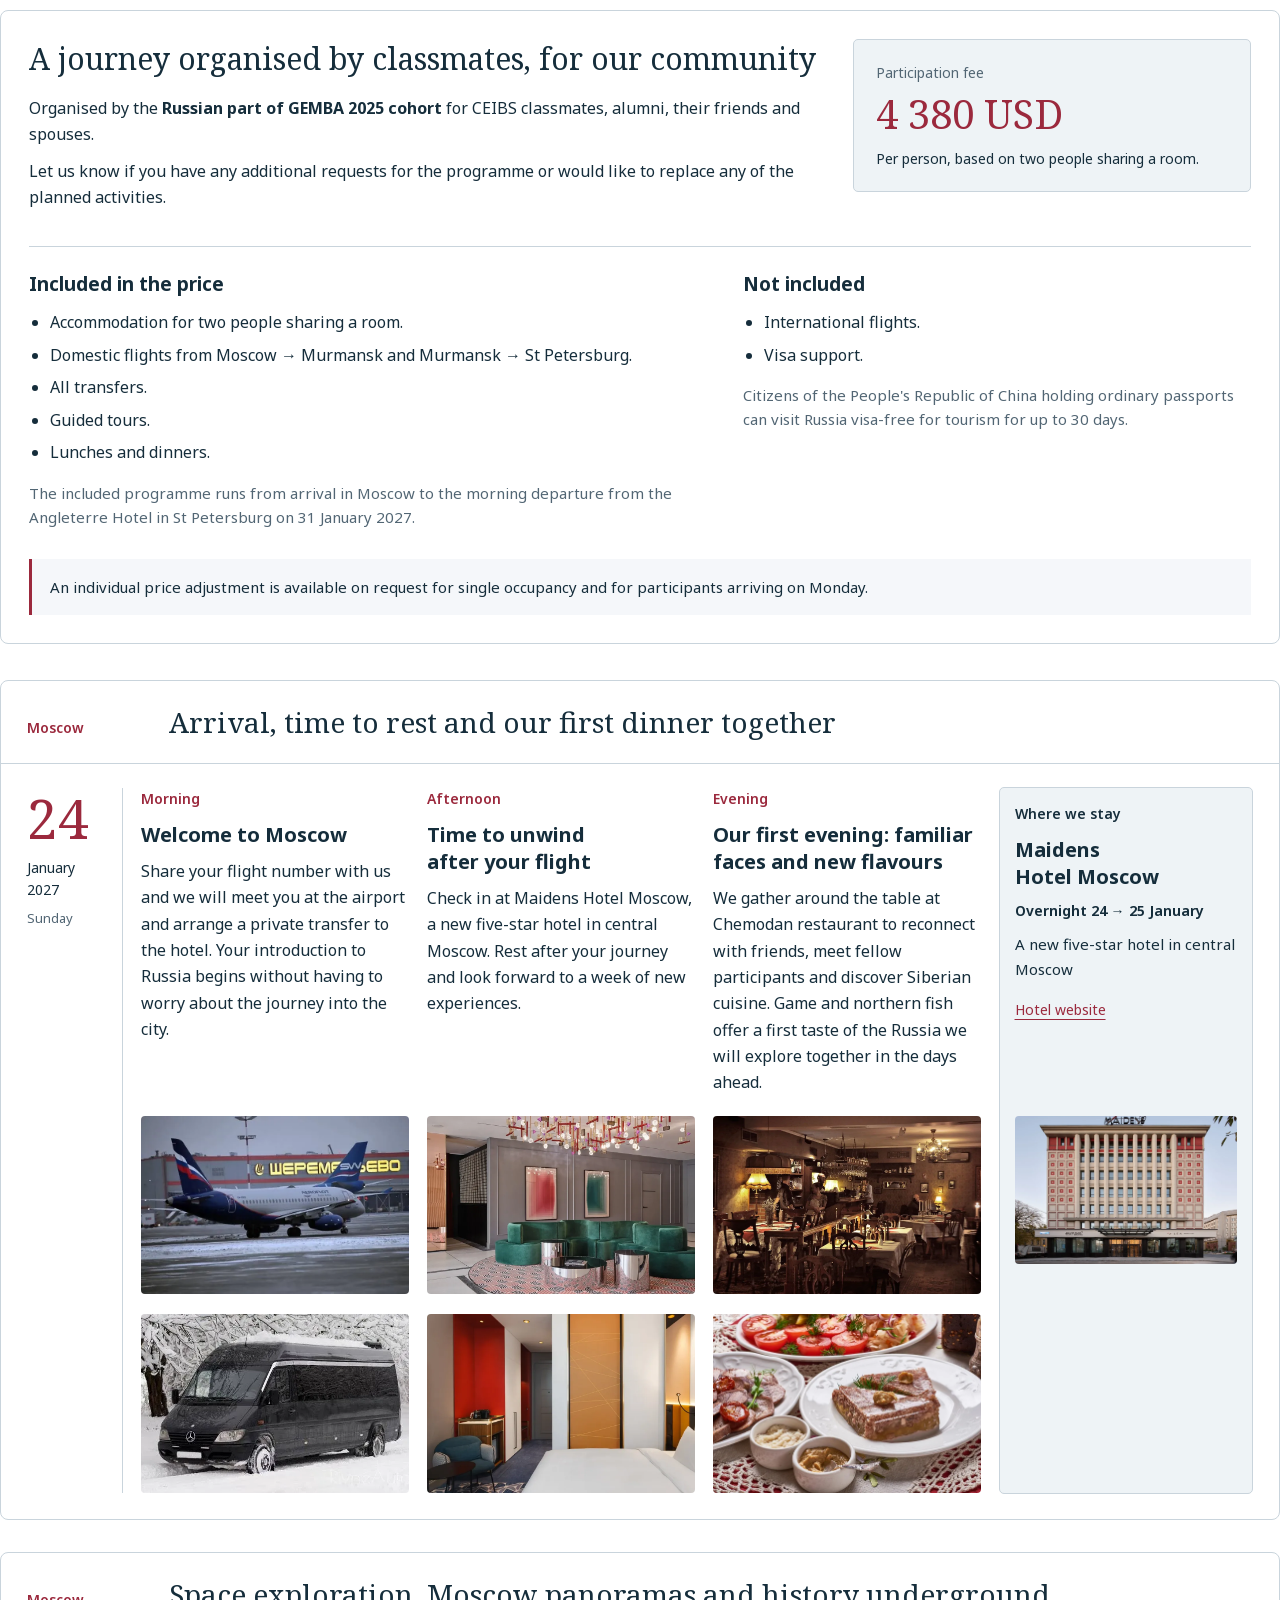
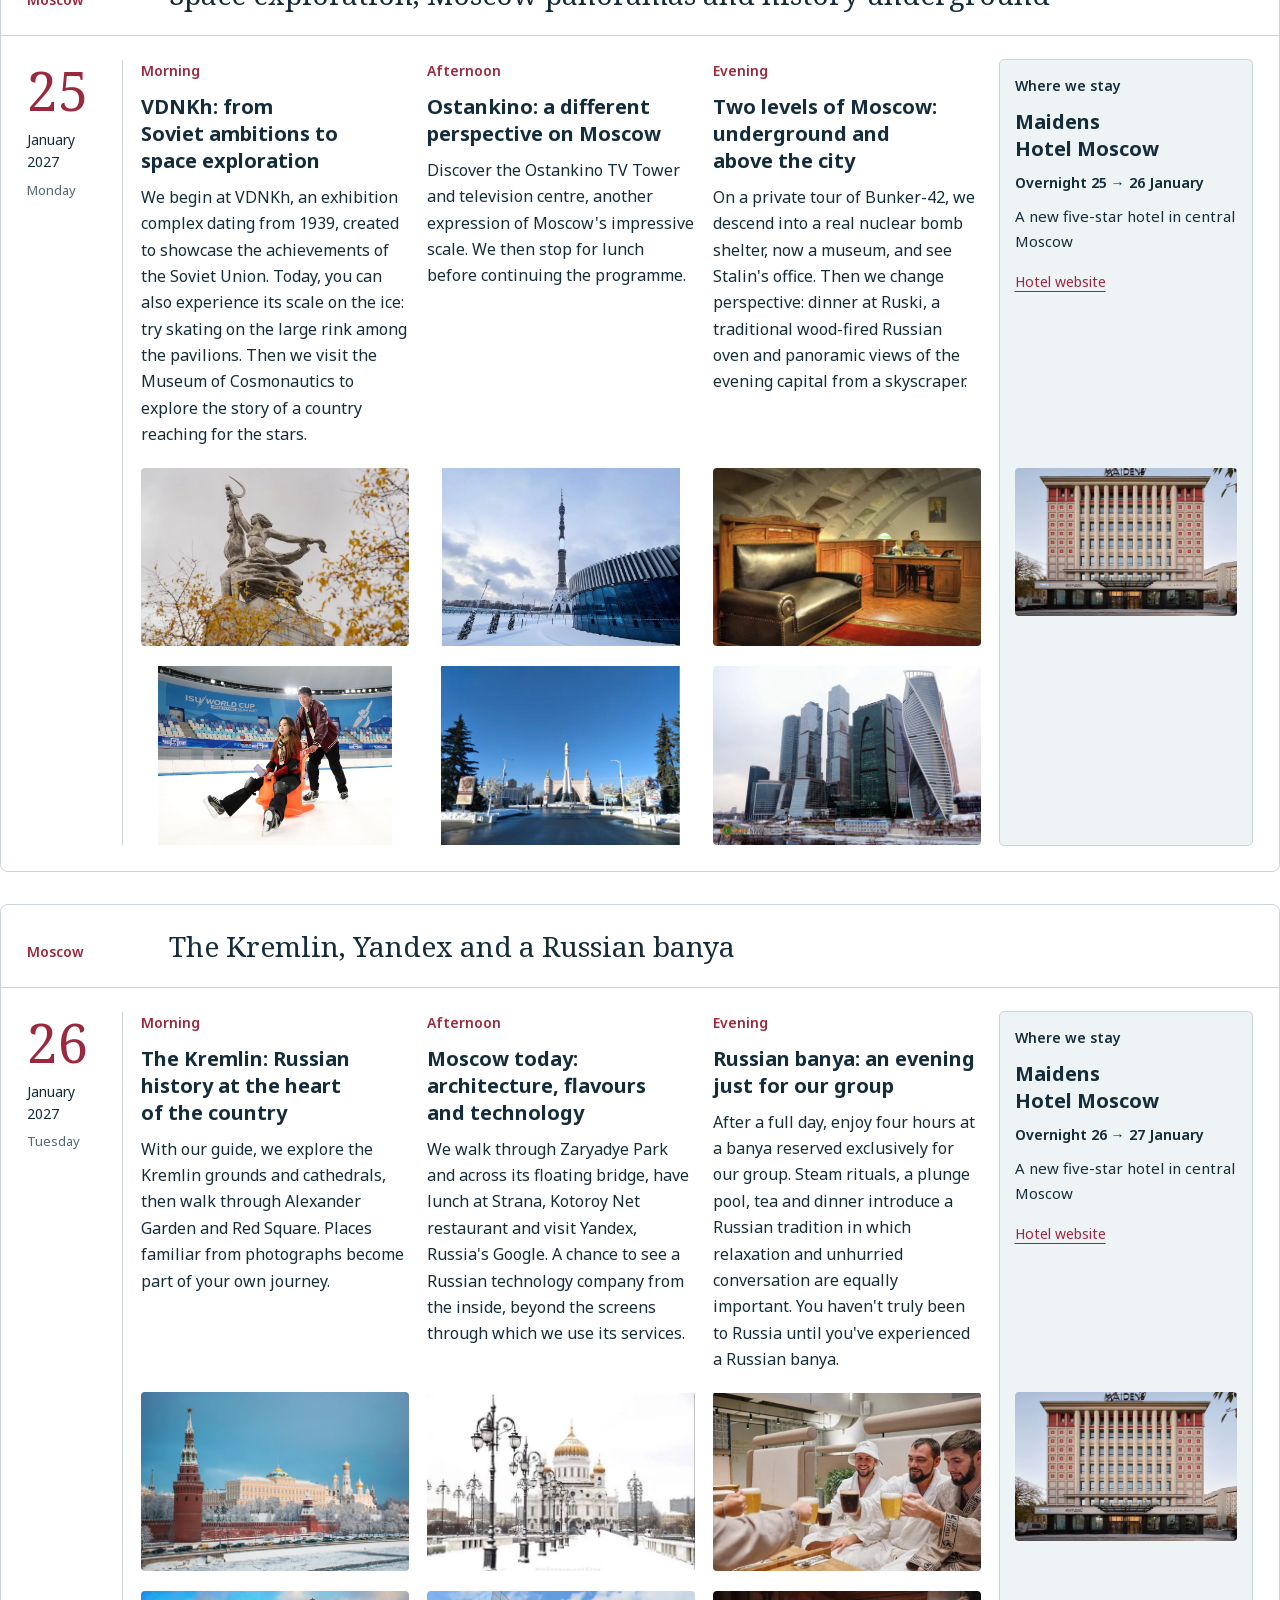
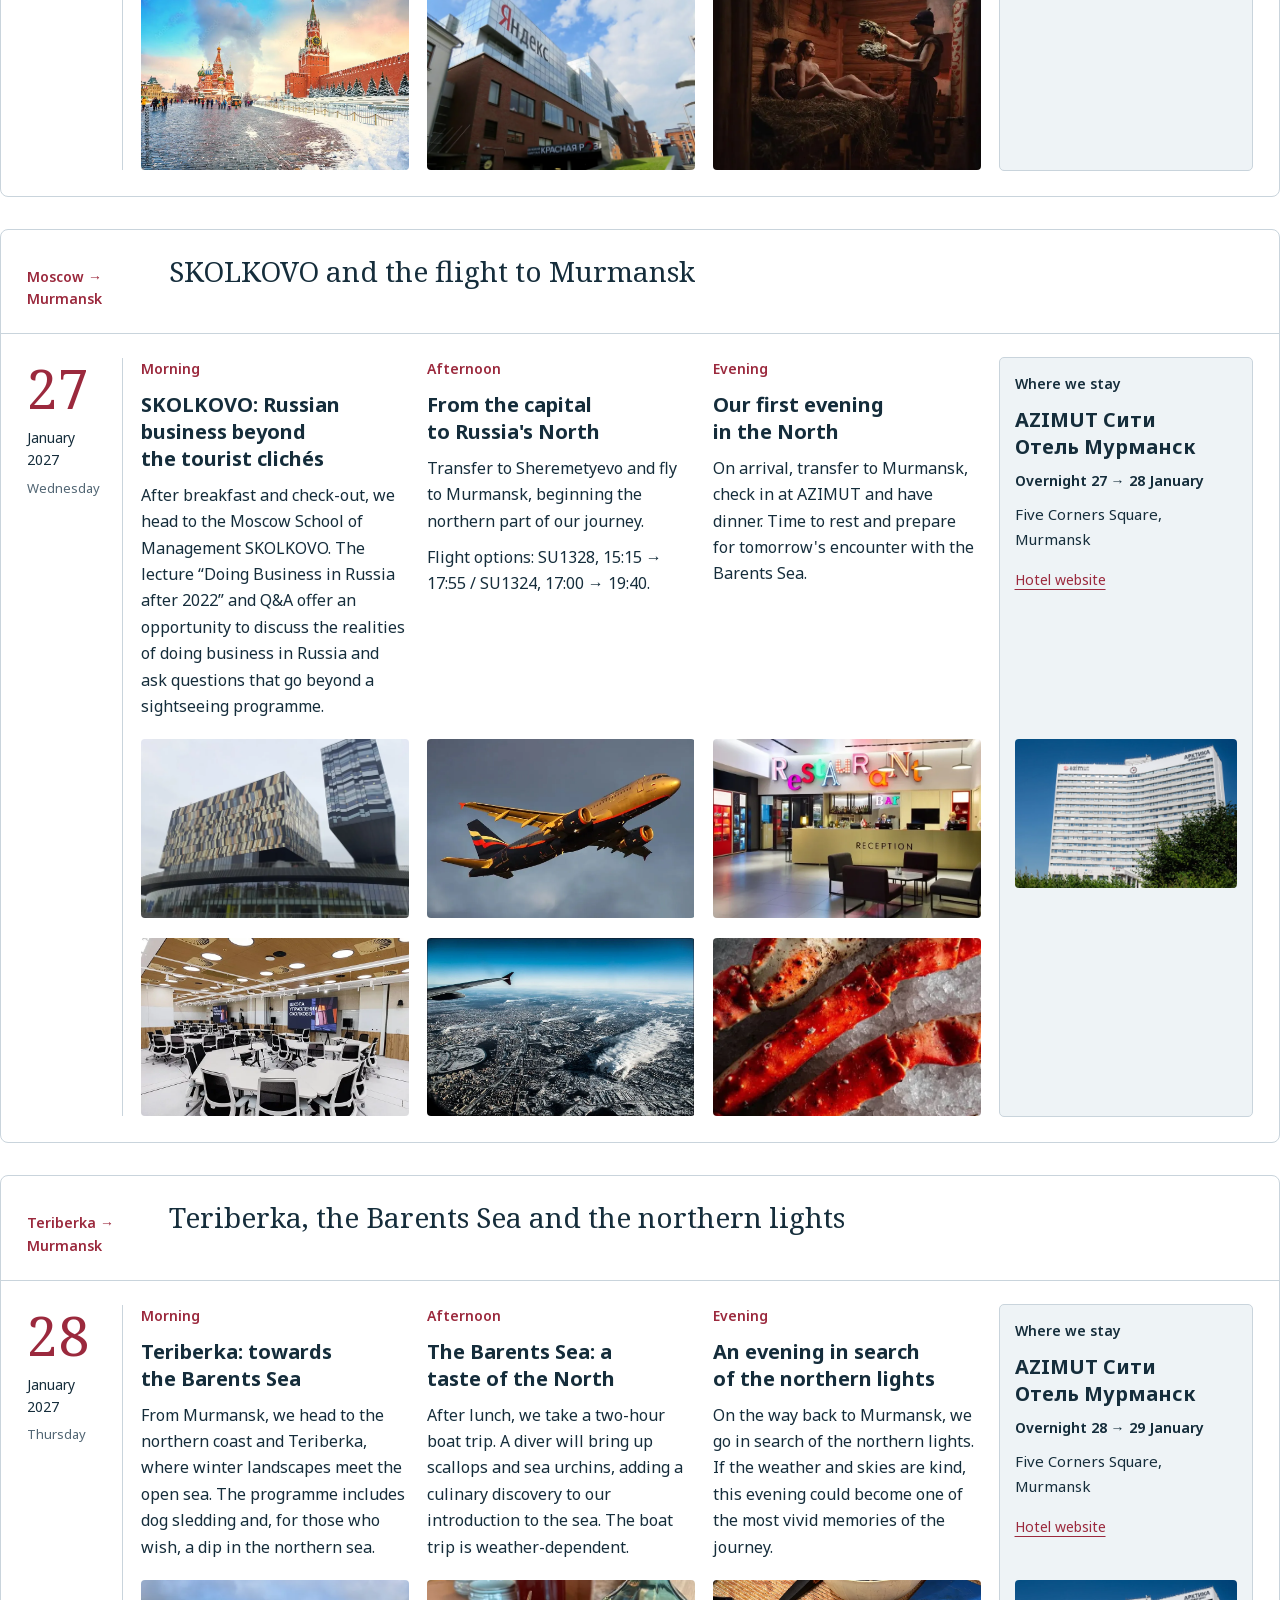
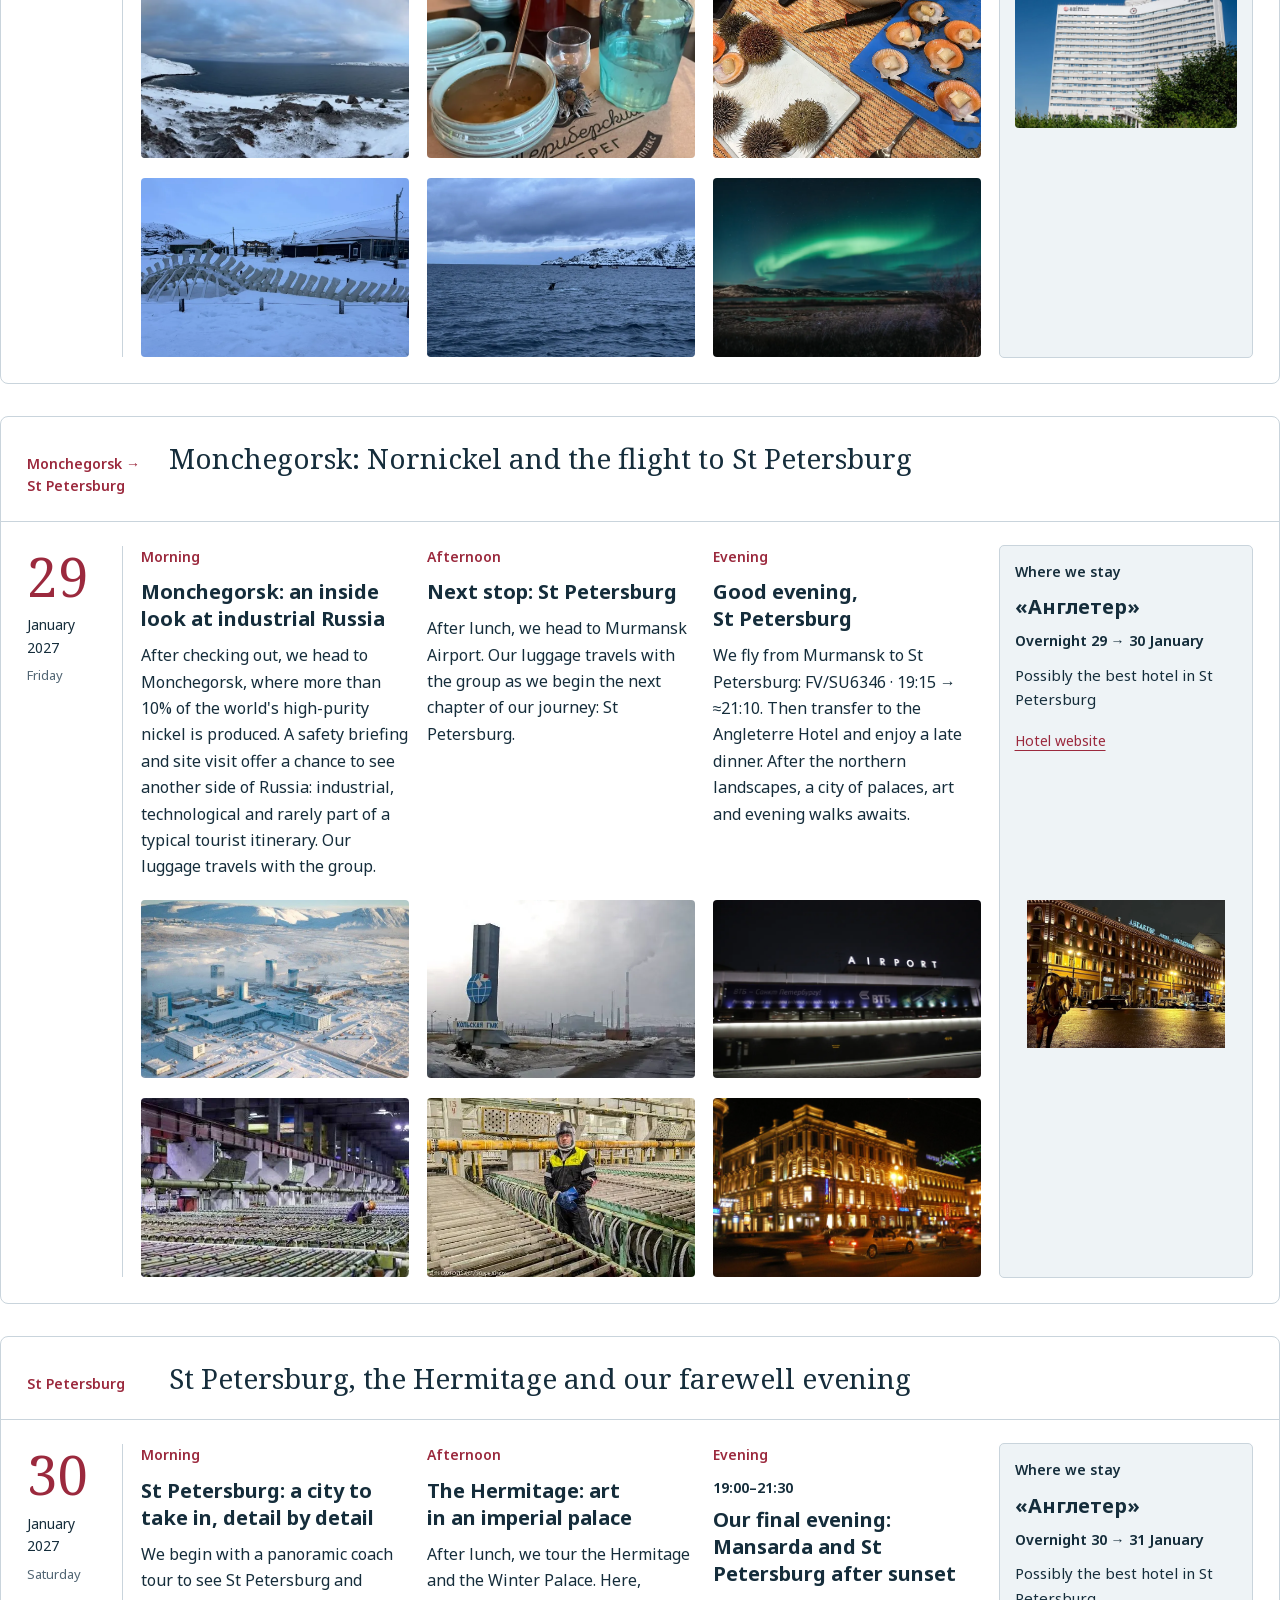
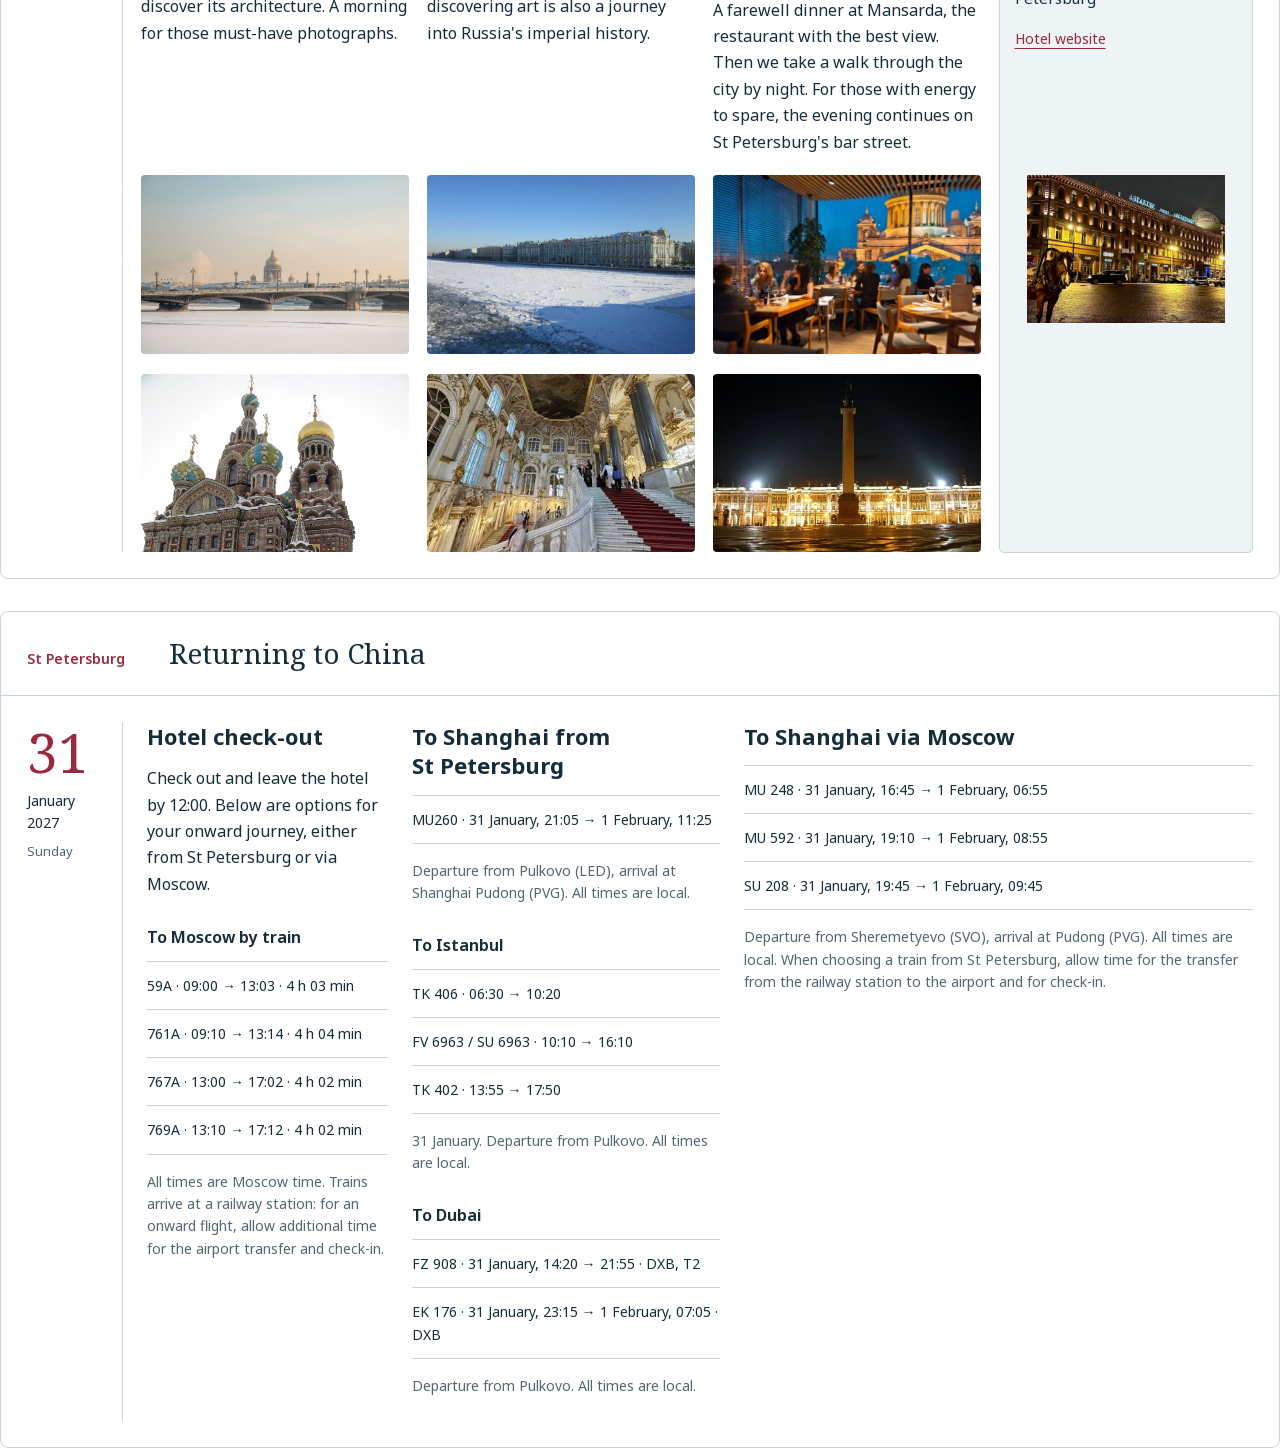
<file: programme/en.html>
<!DOCTYPE html>
<html lang="en"><head><meta charset="utf-8"/><meta content="width=device-width, initial-scale=1" name="viewport"/><title>Programme · 24–31 January 2027</title><link href="programme.css" rel="stylesheet"/></head><body><main class="wrap"><section aria-labelledby="participation-title" class="participation" id="participation">
<div class="terms-top"><div><h2 id="participation-title">A journey organised by classmates, for our community</h2>
<p class="organizers">Organised by the <strong translate="no">Russian part of GEMBA 2025 cohort</strong> for CEIBS classmates, alumni, their friends and spouses.</p>
<p class="programme-wishes">Let us know if you have any additional requests for the programme or would like to replace any of the planned activities.</p></div>
<div class="price-card"><p class="price-label">Participation fee</p><p class="package-price" translate="no">4 380 USD</p><p class="price-basis">Per person, based on two people sharing a room.</p></div></div>
<div class="terms-detail"><div><h3>Included in the price</h3><ul class="included">
<li>Accommodation for two people sharing a room.</li>
<li>Domestic flights from Moscow → Murmansk and Murmansk → St Petersburg.</li>
<li>All transfers.</li><li>Guided tours.</li><li>Lunches and dinners.</li></ul>
<p class="package-window">The included programme runs from arrival in Moscow to the morning departure from the Angleterre Hotel in St Petersburg on 31 January 2027.</p></div>
<div><h3>Not included</h3><ul class="excluded"><li>International flights.</li><li>Visa support.</li></ul>
<p class="visa-note">Citizens of the People's Republic of China holding ordinary passports can visit Russia visa-free for tourism for up to 30 days.</p></div></div>
<p class="recalculation">An individual price adjustment is available on request for single occupancy and for participants arriving on Monday.</p>
</section><article aria-labelledby="day-24-title" class="day" data-date="2027-01-24" id="day-24"><header class="day-heading"><p class="city">Moscow</p><h2 id="day-24-title">Arrival, time to rest and our first dinner together</h2></header><div class="day-grid"><div class="date"><time datetime="2027-01-24"><b>24</b></time><span>January 2027</span><small>Sunday</small></div><section aria-labelledby="day-24-morning-title" class="cell activity" data-daypart="morning"><div class="copy" data-approved-row="B4"><p class="part">Morning</p><h3 id="day-24-morning-title">Welcome to Moscow</h3><p class="description">Share your flight number with us and we will meet you at the airport and arrange a private transfer to the hotel. Your introduction to Russia begins without having to worry about the journey into the city.</p></div><figure class="photo" data-photo-slot="day-24-morning-upper" data-status="user_supplied_private_preview"><img alt="Aeroflot aircraft at Sheremetyevo in winter" decoding="async" height="452" loading="lazy" src="assets/efa431ccddb420188d537888.webp" style="object-position:50% 50%;object-fit:cover" width="678"/></figure><figure class="photo" data-photo-slot="day-24-morning-lower" data-status="user_supplied_private_preview"><img alt="Black Mercedes-Benz minibus on a snow-covered road" decoding="async" height="353" loading="lazy" src="assets/30e3145fca2d8de6ca14ef8f.webp" style="object-position:50% 50%;object-fit:cover" width="565"/></figure></section><section aria-labelledby="day-24-day-title" class="cell activity" data-daypart="day"><div class="copy" data-approved-row="B5"><p class="part">Afternoon</p><h3 id="day-24-day-title">Time to unwind after your flight</h3><p class="description">Check in at Maidens Hotel Moscow, a new five-star hotel in central Moscow. Rest after your journey and look forward to a week of new experiences.</p></div><figure class="photo" data-photo-slot="day-24-day-upper" data-status="real_photo_private_preview"><img alt="Maidens Hotel Moscow lobby" decoding="async" height="618" loading="lazy" src="assets/59370ca0edd86c7eaac680c9.webp" style="object-position:50% 50%;object-fit:cover" width="1100"/></figure><figure class="photo" data-photo-slot="day-24-day-lower" data-status="real_photo_private_preview"><img alt="Guest room at Maidens Hotel Moscow" decoding="async" height="618" loading="lazy" src="assets/d31e8c60dff81e9fae15d1d5.webp" style="object-position:50% 50%;object-fit:cover" width="1100"/></figure></section><section aria-labelledby="day-24-evening-title" class="cell activity" data-daypart="evening"><div class="copy" data-approved-row="B6"><p class="part">Evening</p><h3 id="day-24-evening-title">Our first evening: familiar faces and new flavours</h3><p class="description">We gather around the table at Chemodan restaurant to reconnect with friends, meet fellow participants and discover Siberian cuisine. Game and northern fish offer a first taste of the Russia we will explore together in the days ahead.</p></div><figure class="photo" data-photo-slot="day-24-evening-upper" data-status="real_photo_private_preview"><img alt="Interior of Chemodan restaurant, Moscow" decoding="async" height="712" loading="lazy" src="assets/3bf5044560cb51ba901a4b71.webp" style="object-position:50% 50%;object-fit:cover" width="1100"/></figure><figure class="photo" data-photo-slot="day-24-evening-lower" data-status="real_photo_private_preview"><img alt="Siberian starters · Chemodan restaurant" decoding="async" height="720" loading="lazy" src="assets/92799b4bc5a0d94eafd7435d.webp" style="object-position:50% 50%;object-fit:cover" width="1079"/></figure></section><section aria-labelledby="day-24-hotel-title" class="cell hotel"><div class="copy" data-approved-row="B31"><p class="part">Where we stay</p><h3 id="day-24-hotel-title" translate="no">Maidens Hotel Moscow</h3><p class="night">Overnight 24 → 25 January</p><p class="description">A new five-star hotel in central Moscow</p><a aria-label="Maidens Hotel Moscow website — opens in a new tab" class="hotel-link" href="https://maidenshotel.ru/" rel="noopener noreferrer" target="_blank">Hotel website</a></div><figure class="photo" data-photo-slot="day-24-hotel" data-status="real_property_photo_private_only"><img alt="Maidens Hotel Moscow façade" decoding="async" height="825" loading="lazy" src="assets/1c015664a1ff3995aaadd685.webp" style="object-position:50% 50%;object-fit:cover" width="1100"/></figure></section></div></article><article aria-labelledby="day-25-title" class="day" data-date="2027-01-25" id="day-25"><header class="day-heading"><p class="city">Moscow</p><h2 id="day-25-title">Space exploration, Moscow panoramas and history underground</h2></header><div class="day-grid"><div class="date"><time datetime="2027-01-25"><b>25</b></time><span>January 2027</span><small>Monday</small></div><section aria-labelledby="day-25-morning-title" class="cell activity" data-daypart="morning"><div class="copy" data-approved-row="B7"><p class="part">Morning</p><h3 id="day-25-morning-title">VDNKh: from Soviet ambitions to space exploration</h3><p class="description">We begin at VDNKh, an exhibition complex dating from 1939, created to showcase the achievements of the Soviet Union. Today, you can also experience its scale on the ice: try skating on the large rink among the pavilions. Then we visit the Museum of Cosmonautics to explore the story of a country reaching for the stars.</p></div><figure class="photo" data-photo-slot="day-25-morning-upper" data-status="real_photo_private_preview"><img alt="Worker and Kolkhoz Woman monument: close-up of the sculptures" decoding="async" height="533" loading="lazy" src="assets/80209f480d6bbcc010e60be8.webp" style="object-position:50% 50%;object-fit:cover" width="800"/></figure><figure class="photo" data-photo-slot="day-25-morning-lower" data-status="real_photo_private_preview"><img alt="Ice skating at the National Speed Skating Oval, Beijing, 4 January 2025. Illustrative skating photograph, not VDNKh." decoding="async" height="611" loading="lazy" src="assets/73fcee332497bf87d941d503.webp" style="object-position:50% 50%;object-fit:contain" width="800"/></figure></section><section aria-labelledby="day-25-day-title" class="cell activity" data-daypart="day"><div class="copy" data-approved-row="B8"><p class="part">Afternoon</p><h3 id="day-25-day-title">Ostankino: a different perspective on Moscow</h3><p class="description">Discover the Ostankino TV Tower and television centre, another expression of Moscow's impressive scale. We then stop for lunch before continuing the programme.</p></div><figure class="photo" data-photo-slot="day-25-day-upper" data-status="real_photo_private_preview"><img alt="Full-height view of the Ostankino TV Tower, with snow and snow-covered trees" decoding="async" height="600" loading="lazy" src="assets/798cbbb63802580b628e3fef.webp" style="object-position:50% 50%;object-fit:contain" width="800"/></figure><figure class="photo" data-photo-slot="day-25-day-lower" data-status="real_photo_private_preview"><img alt="Vostok rocket and Cosmos Pavilion at VDNKh in winter, with snow" decoding="async" height="448" loading="lazy" src="assets/6114e029d854f94b1f744ebc.webp" style="object-position:50% 50%;object-fit:contain" width="600"/></figure></section><section aria-labelledby="day-25-evening-title" class="cell activity" data-daypart="evening"><div class="copy" data-approved-row="B9"><p class="part">Evening</p><h3 id="day-25-evening-title">Two levels of Moscow: underground and above the city</h3><p class="description">On a private tour of Bunker-42, we descend into a real nuclear bomb shelter, now a museum, and see Stalin's office. Then we change perspective: dinner at Ruski, a traditional wood-fired Russian oven and panoramic views of the evening capital from a skyscraper.</p></div><figure class="photo" data-photo-slot="day-25-evening-upper" data-status="real_photo_private_preview"><img alt="Stalin's office: museum reconstruction with a desk at Bunker-42 in Taganka, Moscow" decoding="async" height="460" loading="lazy" src="assets/f0292b822e25d2ba50906c0b.webp" style="object-position:50% 50%;object-fit:cover" width="690"/></figure><figure class="photo" data-photo-slot="day-25-evening-lower" data-status="real_photo_private_preview"><img alt="Moscow City skyscrapers in winter: snow on the banks of the Moskva River" decoding="async" height="733" loading="lazy" src="assets/5ec6a17a858c9407ae5379b7.webp" style="object-position:50% 50%;object-fit:contain" width="1100"/></figure></section><section aria-labelledby="day-25-hotel-title" class="cell hotel"><div class="copy" data-approved-row="B31"><p class="part">Where we stay</p><h3 id="day-25-hotel-title" translate="no">Maidens Hotel Moscow</h3><p class="night">Overnight 25 → 26 January</p><p class="description">A new five-star hotel in central Moscow</p><a aria-label="Maidens Hotel Moscow website — opens in a new tab" class="hotel-link" href="https://maidenshotel.ru/" rel="noopener noreferrer" target="_blank">Hotel website</a></div><figure class="photo" data-photo-slot="day-25-hotel" data-status="real_property_photo_private_only"><img alt="Maidens Hotel Moscow façade" decoding="async" height="825" loading="lazy" src="assets/1c015664a1ff3995aaadd685.webp" style="object-position:50% 50%;object-fit:cover" width="1100"/></figure></section></div></article><article aria-labelledby="day-26-title" class="day" data-date="2027-01-26" id="day-26"><header class="day-heading"><p class="city">Moscow</p><h2 id="day-26-title">The Kremlin, Yandex and a Russian banya</h2></header><div class="day-grid"><div class="date"><time datetime="2027-01-26"><b>26</b></time><span>January 2027</span><small>Tuesday</small></div><section aria-labelledby="day-26-morning-title" class="cell activity" data-daypart="morning"><div class="copy" data-approved-row="B10"><p class="part">Morning</p><h3 id="day-26-morning-title">The Kremlin: Russian history at the heart of the country</h3><p class="description">With our guide, we explore the Kremlin grounds and cathedrals, then walk through Alexander Garden and Red Square. Places familiar from photographs become part of your own journey.</p></div><figure class="photo" data-photo-slot="day-26-morning-upper" data-status="archive_subject_photo"><img alt="The Kremlin in winter" decoding="async" height="733" loading="lazy" src="assets/773929f53dececf5304e3fed.webp" style="object-position:50% 50%;object-fit:cover" width="1100"/></figure><figure class="photo" data-photo-slot="day-26-morning-lower" data-status="user_supplied_stock_preview"><img alt="Red Square in winter: Spasskaya Tower and St Basil's Cathedral" decoding="async" height="667" loading="lazy" src="assets/5f9d6cd1451d3beaaca1f073.webp" style="object-position:50% 50%;object-fit:contain" width="1000"/></figure></section><section aria-labelledby="day-26-day-title" class="cell activity" data-daypart="day"><div class="copy" data-approved-row="B11"><p class="part">Afternoon</p><h3 id="day-26-day-title">Moscow today: architecture, flavours and technology</h3><p class="description">We walk through Zaryadye Park and across its floating bridge, have lunch at Strana, Kotoroy Net restaurant and visit Yandex, Russia's Google. A chance to see a Russian technology company from the inside, beyond the screens through which we use its services.</p></div><figure class="photo" data-photo-slot="day-26-day-upper" data-status="user_supplied_private_preview"><img alt="Winter view of the Cathedral of Christ the Saviour from a snow-covered pedestrian bridge" decoding="async" height="364" loading="lazy" src="assets/5f480a6e87b4b7f6f8dab156.webp" style="object-position:50% 50%;object-fit:contain" width="548"/></figure><figure class="photo" data-photo-slot="day-26-day-lower" data-status="archive_subject_photo"><img alt="Yandex office" decoding="async" height="825" loading="lazy" src="assets/f9760e1141ded756b6b9599a.webp" style="object-position:50% 50%;object-fit:cover" width="1100"/></figure></section><section aria-labelledby="day-26-evening-title" class="cell activity" data-daypart="evening"><div class="copy" data-approved-row="B12"><p class="part">Evening</p><h3 id="day-26-evening-title">Russian banya: an evening just for our group</h3><p class="description">After a full day, enjoy four hours at a banya reserved exclusively for our group. Steam rituals, a plunge pool, tea and dinner introduce a Russian tradition in which relaxation and unhurried conversation are equally important. You haven't truly been to Russia until you've experienced a Russian banya.</p></div><figure class="photo" data-photo-slot="day-26-evening-upper" data-status="user_supplied_private_preview"><img alt="A group in bathrobes relaxing at a table with drinks in a banya" decoding="async" height="533" loading="lazy" src="assets/85c31b343db64aec85c8ade2.webp" style="object-position:50% 50%;object-fit:contain" width="800"/></figure><figure class="photo" data-photo-slot="day-26-evening-lower" data-status="user_supplied_private_preview"><img alt="Banya steam treatment with leafy whisks in a wooden steam room" decoding="async" height="533" loading="lazy" src="assets/f292859c2649b6f0accf2bfb.webp" style="object-position:50% 50%;object-fit:contain" width="800"/></figure></section><section aria-labelledby="day-26-hotel-title" class="cell hotel"><div class="copy" data-approved-row="B31"><p class="part">Where we stay</p><h3 id="day-26-hotel-title" translate="no">Maidens Hotel Moscow</h3><p class="night">Overnight 26 → 27 January</p><p class="description">A new five-star hotel in central Moscow</p><a aria-label="Maidens Hotel Moscow website — opens in a new tab" class="hotel-link" href="https://maidenshotel.ru/" rel="noopener noreferrer" target="_blank">Hotel website</a></div><figure class="photo" data-photo-slot="day-26-hotel" data-status="real_property_photo_private_only"><img alt="Maidens Hotel Moscow façade" decoding="async" height="825" loading="lazy" src="assets/1c015664a1ff3995aaadd685.webp" style="object-position:50% 50%;object-fit:cover" width="1100"/></figure></section></div></article><article aria-labelledby="day-27-title" class="day" data-date="2027-01-27" id="day-27"><header class="day-heading"><p class="city">Moscow → Murmansk</p><h2 id="day-27-title">SKOLKOVO and the flight to Murmansk</h2></header><div class="day-grid"><div class="date"><time datetime="2027-01-27"><b>27</b></time><span>January 2027</span><small>Wednesday</small></div><section aria-labelledby="day-27-morning-title" class="cell activity" data-daypart="morning"><div class="copy" data-approved-row="B13"><p class="part">Morning</p><h3 id="day-27-morning-title">SKOLKOVO: Russian business beyond the tourist clichés</h3><p class="description">After breakfast and check-out, we head to the Moscow School of Management SKOLKOVO. The lecture “Doing Business in Russia after 2022” and Q&amp;A offer an opportunity to discuss the realities of doing business in Russia and ask questions that go beyond a sightseeing programme.</p></div><figure class="photo" data-photo-slot="day-27-morning-upper" data-status="archive_subject_photo"><img alt="SKOLKOVO campus" decoding="async" height="825" loading="lazy" src="assets/9a8ae11cffe9f73fdd3b6837.webp" style="object-position:50% 50%;object-fit:cover" width="1100"/></figure><figure class="photo" data-photo-slot="day-27-morning-lower" data-status="user_supplied_private_preview"><img alt="Classroom at the Moscow School of Management SKOLKOVO with round tables and screens" decoding="async" height="570" loading="lazy" src="assets/fd565b20a06aa21d1a73b2f7.webp" style="object-position:50% 50%;object-fit:contain" width="855"/></figure></section><section aria-labelledby="day-27-day-title" class="cell activity" data-daypart="day"><div class="copy" data-approved-row="B14"><p class="part">Afternoon</p><h3 id="day-27-day-title">From the capital to Russia's North</h3><p class="description">Transfer to Sheremetyevo and fly to Murmansk, beginning the northern part of our journey.</p><p class="description">Flight options: SU1328, 15:15 → 17:55 / SU1324, 17:00 → 19:40.</p></div><figure class="photo" data-photo-slot="day-27-day-upper" data-status="user_supplied_private_preview"><img alt="Aeroflot aircraft in flight in golden light" decoding="async" height="641" loading="lazy" src="assets/49fad0573f698ae817d96c34.webp" style="object-position:50% 50%;object-fit:contain" width="960"/></figure><figure class="photo" data-photo-slot="day-27-day-lower" data-status="user_supplied_private_preview"><img alt="Moscow in winter from an aircraft; wing on the left, © Kirill Umrikhin" decoding="async" height="663" loading="lazy" src="assets/c03788296b1fdd21268d61a5.webp" style="object-position:50% 50%;object-fit:contain" width="992"/></figure></section><section aria-labelledby="day-27-evening-title" class="cell activity" data-daypart="evening"><div class="copy" data-approved-row="B15"><p class="part">Evening</p><h3 id="day-27-evening-title">Our first evening in the North</h3><p class="description">On arrival, transfer to Murmansk, check in at AZIMUT and have dinner. Time to rest and prepare for tomorrow's encounter with the Barents Sea.</p></div><figure class="photo" data-photo-slot="day-27-evening-upper" data-status="real_photo_private_preview"><img alt="Lobby and reception desk at AZIMUT City Hotel Murmansk" decoding="async" height="500" loading="lazy" src="assets/cdf0ccd0d454b8f36b9a7da7.webp" style="object-position:50% 50%;object-fit:cover" width="801"/></figure><figure class="photo" data-photo-slot="day-27-evening-lower" data-status="real_photo_private_preview"><img alt="King crab leg sections on ice: culinary illustration" decoding="async" height="744" loading="lazy" src="assets/975af0609587385c8952b06e.webp" style="object-position:50% 50%;object-fit:cover" width="609"/></figure></section><section aria-labelledby="day-27-hotel-title" class="cell hotel"><div class="copy"><p class="part">Where we stay</p><h3 id="day-27-hotel-title" translate="no">AZIMUT Сити Отель Мурманск</h3><p class="night">Overnight 27 → 28 January</p><p class="description">Five Corners Square, Murmansk</p><a aria-label="AZIMUT City Hotel Murmansk website — opens in a new tab" class="hotel-link" href="https://azimuthotels.com/ru/murmansk/azimut-hotel-murmansk" rel="noopener noreferrer" target="_blank">Hotel website</a></div><figure class="photo" data-photo-slot="day-27-hotel" data-status="real_property_photo_private_only"><img alt="AZIMUT City Hotel Murmansk" decoding="async" height="825" loading="lazy" src="assets/6dc204f043132538cb38ec5c.webp" style="object-position:50% 50%;object-fit:cover" width="1100"/></figure></section></div></article><article aria-labelledby="day-28-title" class="day" data-date="2027-01-28" id="day-28"><header class="day-heading"><p class="city">Teriberka → Murmansk</p><h2 id="day-28-title">Teriberka, the Barents Sea and the northern lights</h2></header><div class="day-grid"><div class="date"><time datetime="2027-01-28"><b>28</b></time><span>January 2027</span><small>Thursday</small></div><section aria-labelledby="day-28-morning-title" class="cell activity" data-daypart="morning"><div class="copy" data-approved-row="B16"><p class="part">Morning</p><h3 id="day-28-morning-title">Teriberka: towards the Barents Sea</h3><p class="description">From Murmansk, we head to the northern coast and Teriberka, where winter landscapes meet the open sea. The programme includes dog sledding and, for those who wish, a dip in the northern sea.</p></div><figure class="photo" data-photo-slot="day-28-morning-upper" data-status="user_supplied_private_preview"><img alt="Panorama of a snow-covered rocky shore and the sea beneath a cloudy sky" decoding="async" height="428" loading="lazy" src="assets/3b78b0b5a2c4b67f337c6c26.webp" style="object-position:50% 50%;object-fit:cover" width="1100"/></figure><figure class="photo" data-photo-slot="day-28-morning-lower" data-status="user_supplied_private_preview"><img alt="Whale skeleton on the snow in front of buildings in Teriberka" decoding="async" height="768" loading="lazy" src="assets/1516bf6c47ec5346ef8f9aea.webp" style="object-position:50% 50%;object-fit:cover" width="1024"/></figure></section><section aria-labelledby="day-28-day-title" class="cell activity" data-daypart="day"><div class="copy" data-approved-row="B17"><p class="part">Afternoon</p><h3 id="day-28-day-title">The Barents Sea: a taste of the North</h3><p class="description">After lunch, we take a two-hour boat trip. A diver will bring up scallops and sea urchins, adding a culinary discovery to our introduction to the sea. The boat trip is weather-dependent.</p></div><figure class="photo" data-photo-slot="day-28-day-upper" data-status="user_supplied_private_preview"><img alt="Lunch: soup, tableware and carafes on a table bearing the words “Teribersky Bereg”" decoding="async" height="850" loading="lazy" src="assets/45758d9a090b3f2b2cca7b34.webp" style="object-position:50% 65%;object-fit:cover" width="637"/></figure><figure class="photo" data-photo-slot="day-28-day-lower" data-status="user_supplied_private_preview"><img alt="Whale tail above the water, with boats and a snow-covered shore" decoding="async" height="768" loading="lazy" src="assets/839093ab221f241314009614.webp" style="object-position:50% 50%;object-fit:cover" width="1024"/></figure></section><section aria-labelledby="day-28-evening-title" class="cell activity" data-daypart="evening"><div class="copy" data-approved-row="B18"><p class="part">Evening</p><h3 id="day-28-evening-title">An evening in search of the northern lights</h3><p class="description">On the way back to Murmansk, we go in search of the northern lights. If the weather and skies are kind, this evening could become one of the most vivid memories of the journey.</p></div><figure class="photo" data-photo-slot="day-28-evening-upper" data-status="user_supplied_private_preview"><img alt="Sea urchins and open scallop shells on chopping boards" decoding="async" height="619" loading="lazy" src="assets/12945fcd0d4be63067454958.webp" style="object-position:50% 50%;object-fit:cover" width="1100"/></figure><figure class="photo" data-photo-slot="day-28-evening-lower" data-status="licensed_real_photo"><img alt="Green arc of the northern lights above a lake and hills near Teriberka" decoding="async" height="733" loading="lazy" src="assets/8bb903bc1b8516d7c3ff78ca.webp" style="object-position:50% 50%;object-fit:cover" width="1100"/></figure></section><section aria-labelledby="day-28-hotel-title" class="cell hotel"><div class="copy"><p class="part">Where we stay</p><h3 id="day-28-hotel-title" translate="no">AZIMUT Сити Отель Мурманск</h3><p class="night">Overnight 28 → 29 January</p><p class="description">Five Corners Square, Murmansk</p><a aria-label="AZIMUT City Hotel Murmansk website — opens in a new tab" class="hotel-link" href="https://azimuthotels.com/ru/murmansk/azimut-hotel-murmansk" rel="noopener noreferrer" target="_blank">Hotel website</a></div><figure class="photo" data-photo-slot="day-28-hotel" data-status="real_property_photo_private_only"><img alt="AZIMUT City Hotel Murmansk" decoding="async" height="825" loading="lazy" src="assets/6dc204f043132538cb38ec5c.webp" style="object-position:50% 50%;object-fit:cover" width="1100"/></figure></section></div></article><article aria-labelledby="day-29-title" class="day" data-date="2027-01-29" id="day-29"><header class="day-heading"><p class="city">Monchegorsk → St Petersburg</p><h2 id="day-29-title">Monchegorsk: Nornickel and the flight to St Petersburg</h2></header><div class="day-grid"><div class="date"><time datetime="2027-01-29"><b>29</b></time><span>January 2027</span><small>Friday</small></div><section aria-labelledby="day-29-morning-title" class="cell activity" data-daypart="morning"><div class="copy" data-approved-row="B19"><p class="part">Morning</p><h3 id="day-29-morning-title">Monchegorsk: an inside look at industrial Russia</h3><p class="description">After checking out, we head to Monchegorsk, where more than 10% of the world's high-purity nickel is produced. A safety briefing and site visit offer a chance to see another side of Russia: industrial, technological and rarely part of a typical tourist itinerary. Our luggage travels with the group.</p></div><figure class="photo" data-photo-slot="day-29-morning-upper" data-status="user_document_photo_private_preview"><img alt="Industrial complex in Monchegorsk in winter, photograph from the document" decoding="async" height="576" loading="lazy" src="assets/3bfc6b2346546f2575fdf2a9.webp" style="object-position:50% 50%;object-fit:cover" width="1024"/></figure><figure class="photo" data-photo-slot="day-29-morning-lower" data-status="user_document_photo_private_preview"><img alt="Production workshop, photograph from the document" decoding="async" height="295" loading="lazy" src="assets/9fef65b5fccb6a4ec8016093.webp" style="object-position:70% 50%;object-fit:cover" width="676"/></figure></section><section aria-labelledby="day-29-day-title" class="cell activity" data-daypart="day"><div class="copy" data-approved-row="B20"><p class="part">Afternoon</p><h3 id="day-29-day-title">Next stop: St Petersburg</h3><p class="description">After lunch, we head to Murmansk Airport. Our luggage travels with the group as we begin the next chapter of our journey: St Petersburg.</p></div><figure class="photo" data-photo-slot="day-29-day-upper" data-status="user_document_photo_private_preview"><img alt="Kola MMC monument sign in winter, photograph from the document" decoding="async" height="376" loading="lazy" src="assets/5ecec293a6a7ab5a7e0d5e09.webp" style="object-position:50% 25%;object-fit:cover" width="531"/></figure><figure class="photo" data-photo-slot="day-29-day-lower" data-status="user_document_photo_private_preview"><img alt="Worker in a production workshop, photograph from the document" decoding="async" height="387" loading="lazy" src="assets/03e01e7e7902f45203839615.webp" style="object-position:50% 100%;object-fit:cover" width="516"/></figure></section><section aria-labelledby="day-29-evening-title" class="cell activity" data-daypart="evening"><div class="copy" data-approved-row="B21"><p class="part">Evening</p><h3 id="day-29-evening-title">Good evening, St Petersburg</h3><p class="description">We fly from Murmansk to St Petersburg: FV/SU6346 · 19:15 → ≈21:10. Then transfer to the Angleterre Hotel and enjoy a late dinner. After the northern landscapes, a city of palaces, art and evening walks awaits.</p></div><figure class="photo" data-photo-slot="day-29-evening-upper" data-status="licensed_archival_winter_evening"><img alt="Pulkovo on a winter evening: historic terminal, AIRPORT sign and snow beside the road" decoding="async" height="733" loading="lazy" src="assets/26a34e3703c5f4b567136c86.webp" style="object-position:50% 100%;object-fit:cover" width="1100"/></figure><figure class="photo" data-photo-slot="day-29-evening-lower" data-status="licensed_archival_winter_evening"><img alt="Nevsky Prospekt on a winter evening: buildings 92–94 and New Year decorations" decoding="async" height="825" loading="lazy" src="assets/38e38b9fd599824eb4c291c0.webp" style="object-position:50% 60%;object-fit:cover" width="1100"/></figure></section><section aria-labelledby="day-29-hotel-title" class="cell hotel"><div class="copy" data-approved-row="B32"><p class="part">Where we stay</p><h3 id="day-29-hotel-title" translate="no">«Англетер»</h3><p class="night">Overnight 29 → 30 January</p><p class="description">Possibly the best hotel in St Petersburg</p><a aria-label="Angleterre Hotel website — opens in a new tab" class="hotel-link" href="https://angleterrehotel.ru/en/" rel="noopener noreferrer" target="_blank">Hotel website</a></div><figure class="photo" data-photo-slot="day-29-hotel" data-status="user_supplied_private_preview"><img alt="Angleterre Hotel façade in the evening with an illuminated sign" decoding="async" height="825" loading="lazy" src="assets/f1772d4c2f91c931834645e4.webp" style="object-position:50% 50%;object-fit:contain" width="1100"/></figure></section></div></article><article aria-labelledby="day-30-title" class="day" data-date="2027-01-30" id="day-30"><header class="day-heading"><p class="city">St Petersburg</p><h2 id="day-30-title">St Petersburg, the Hermitage and our farewell evening</h2></header><div class="day-grid"><div class="date"><time datetime="2027-01-30"><b>30</b></time><span>January 2027</span><small>Saturday</small></div><section aria-labelledby="day-30-morning-title" class="cell activity" data-daypart="morning"><div class="copy" data-approved-row="B22"><p class="part">Morning</p><h3 id="day-30-morning-title">St Petersburg: a city to take in, detail by detail</h3><p class="description">We begin with a panoramic coach tour to see St Petersburg and discover its architecture. A morning for those must-have photographs.</p></div><figure class="photo" data-photo-slot="day-30-morning-upper" data-status="archive_subject_photo"><img alt="St Petersburg in winter: bridge, frozen Neva and St Isaac's Cathedral" decoding="async" height="1066" loading="lazy" src="assets/8fed385ca101a7bed449e9b4.webp" style="object-position:50% 50%;object-fit:cover" width="1599"/></figure><figure class="photo" data-photo-slot="day-30-morning-lower" data-status="licensed_real_winter_daytime_subject_photo"><img alt="Domes and snow-covered roofs of the Church of the Saviour on Spilled Blood by day" decoding="async" height="640" loading="lazy" src="assets/a8254b95bfcc9d911efd0038.webp" style="object-position:50% 50%;object-fit:cover" width="960"/></figure></section><section aria-labelledby="day-30-day-title" class="cell activity" data-daypart="day"><div class="copy" data-approved-row="B23"><p class="part">Afternoon</p><h3 id="day-30-day-title">The Hermitage: art in an imperial palace</h3><p class="description">After lunch, we tour the Hermitage and the Winter Palace. Here, discovering art is also a journey into Russia's imperial history.</p></div><figure class="photo" data-photo-slot="day-30-day-upper" data-status="archive_subject_photo"><img alt="The Winter Palace and frozen Neva" decoding="async" height="932" loading="lazy" src="assets/22130360f2b44f1ea36755cb.webp" style="object-position:50% 50%;object-fit:cover" width="1398"/></figure><figure class="photo" data-photo-slot="day-30-day-lower" data-status="user_supplied_docx_photo"><img alt="Grand staircase with a red carpet, gilded decoration and a painted ceiling" decoding="async" height="258" loading="lazy" src="assets/6ce76843ac8d71789d323daf.webp" style="object-position:50% 50%;object-fit:cover" width="387"/></figure></section><section aria-labelledby="day-30-evening-title" class="cell activity" data-daypart="evening"><div class="copy" data-approved-row="B24"><p class="part">Evening</p><p class="time">19:00–21:30</p><h3 id="day-30-evening-title">Our final evening: Mansarda and St Petersburg after sunset</h3><p class="description">A farewell dinner at Mansarda, the restaurant with the best view. Then we take a walk through the city by night. For those with energy to spare, the evening continues on St Petersburg's bar street.</p></div><figure class="photo" data-photo-slot="day-30-evening-upper" data-status="user_supplied_docx_photo"><img alt="Restaurant dining room with guests and a view of the illuminated St Isaac's Cathedral" decoding="async" height="364" loading="lazy" src="assets/7e0cd1b3a6b67ba4355642f7.webp" style="object-position:50% 50%;object-fit:cover" width="546"/></figure><figure class="photo" data-photo-slot="day-30-evening-lower" data-status="user_supplied_docx_photo"><img alt="The Winter Palace and Alexander Column at night" decoding="async" height="640" loading="lazy" src="assets/313fb4f0aaf3a664360687a8.webp" style="object-position:50% 50%;object-fit:cover" width="960"/></figure></section><section aria-labelledby="day-30-hotel-title" class="cell hotel"><div class="copy" data-approved-row="B32"><p class="part">Where we stay</p><h3 id="day-30-hotel-title" translate="no">«Англетер»</h3><p class="night">Overnight 30 → 31 January</p><p class="description">Possibly the best hotel in St Petersburg</p><a aria-label="Angleterre Hotel website — opens in a new tab" class="hotel-link" href="https://angleterrehotel.ru/en/" rel="noopener noreferrer" target="_blank">Hotel website</a></div><figure class="photo" data-photo-slot="day-30-hotel" data-status="user_supplied_private_preview"><img alt="Angleterre Hotel façade in the evening with an illuminated sign" decoding="async" height="825" loading="lazy" src="assets/f1772d4c2f91c931834645e4.webp" style="object-position:50% 50%;object-fit:contain" width="1100"/></figure></section></div></article><article aria-labelledby="day-31-title" class="day" data-date="2027-01-31" id="day-31">
<header class="day-heading"><p class="city">St Petersburg</p><h2 id="day-31-title">Returning to China</h2></header>
<div class="departure-grid"><div class="date"><time datetime="2027-01-31"><b>31</b></time><span>January 2027</span><small>Sunday</small></div><section aria-labelledby="checkout-title" class="departure-panel"><div class="approved-logistics" data-approved-row="B25"><h3 id="checkout-title">Hotel check-out</h3><p class="description">Check out and leave the hotel by 12:00. Below are options for your onward journey, either from St Petersburg or via Moscow.</p></div><div class="approved-logistics" data-approved-row="B26"><h4 id="train-title">To Moscow by train</h4><ul class="approved-route-list"><li class="approved-route" data-train="59А">59А · 09:00 → 13:03 · 4 h 03 min</li><li class="approved-route" data-train="761А">761А · 09:10 → 13:14 · 4 h 04 min</li><li class="approved-route" data-train="767А">767А · 13:00 → 17:02 · 4 h 02 min</li><li class="approved-route" data-train="769А">769А · 13:10 → 17:12 · 4 h 02 min</li></ul><p class="flight-limits">All times are Moscow time. Trains arrive at a railway station: for an onward flight, allow additional time for the airport transfer and check-in.</p></div></section><section aria-labelledby="spb-flights-title" class="departure-panel spb-panel"><div class="approved-logistics" data-approved-row="B27"><h3 id="spb-flights-title">To Shanghai from St Petersburg</h3><ul class="approved-route-list"><li class="approved-route" data-flight="MU260">MU260 · 31 January, 21:05 → 1 February, 11:25</li></ul><p class="flight-limits">Departure from Pulkovo (LED), arrival at Shanghai Pudong (PVG). All times are local.</p></div><div class="approved-logistics" data-approved-row="B28"><h4 id="istanbul-title">To Istanbul</h4><ul class="approved-route-list"><li class="approved-route" data-flight="TK 406">TK 406 · 06:30 → 10:20</li><li class="approved-route" data-flight="FV 6963 / SU 6963">FV 6963 / SU 6963 · 10:10 → 16:10</li><li class="approved-route" data-flight="TK 402">TK 402 · 13:55 → 17:50</li></ul><p class="flight-limits">31 January. Departure from Pulkovo. All times are local.</p></div><div class="approved-logistics" data-approved-row="B29"><h4 id="dubai-title">To Dubai</h4><ul class="approved-route-list"><li class="approved-route" data-flight="FZ 908">FZ 908 · 31 January, 14:20 → 21:55 · DXB, T2</li><li class="approved-route" data-flight="EK 176">EK 176 · 31 January, 23:15 → 1 February, 07:05 · DXB</li></ul><p class="flight-limits">Departure from Pulkovo. All times are local.</p></div></section><section aria-labelledby="moscow-flights-title" class="departure-panel moscow-panel"><div class="approved-logistics" data-approved-row="B30"><h3 id="moscow-flights-title">To Shanghai via Moscow</h3><ul class="approved-route-list"><li class="approved-route" data-flight="MU 248">MU 248 · 31 January, 16:45 → 1 February, 06:55</li><li class="approved-route" data-flight="MU 592">MU 592 · 31 January, 19:10 → 1 February, 08:55</li><li class="approved-route" data-flight="SU 208">SU 208 · 31 January, 19:45 → 1 February, 09:45</li></ul><p class="flight-limits">Departure from Sheremetyevo (SVO), arrival at Pudong (PVG). All times are local. When choosing a train from St Petersburg, allow time for the transfer from the railway station to the airport and for check-in.</p></div></section></div></article></main><script src="resize.js"></script></body></html>
</file>
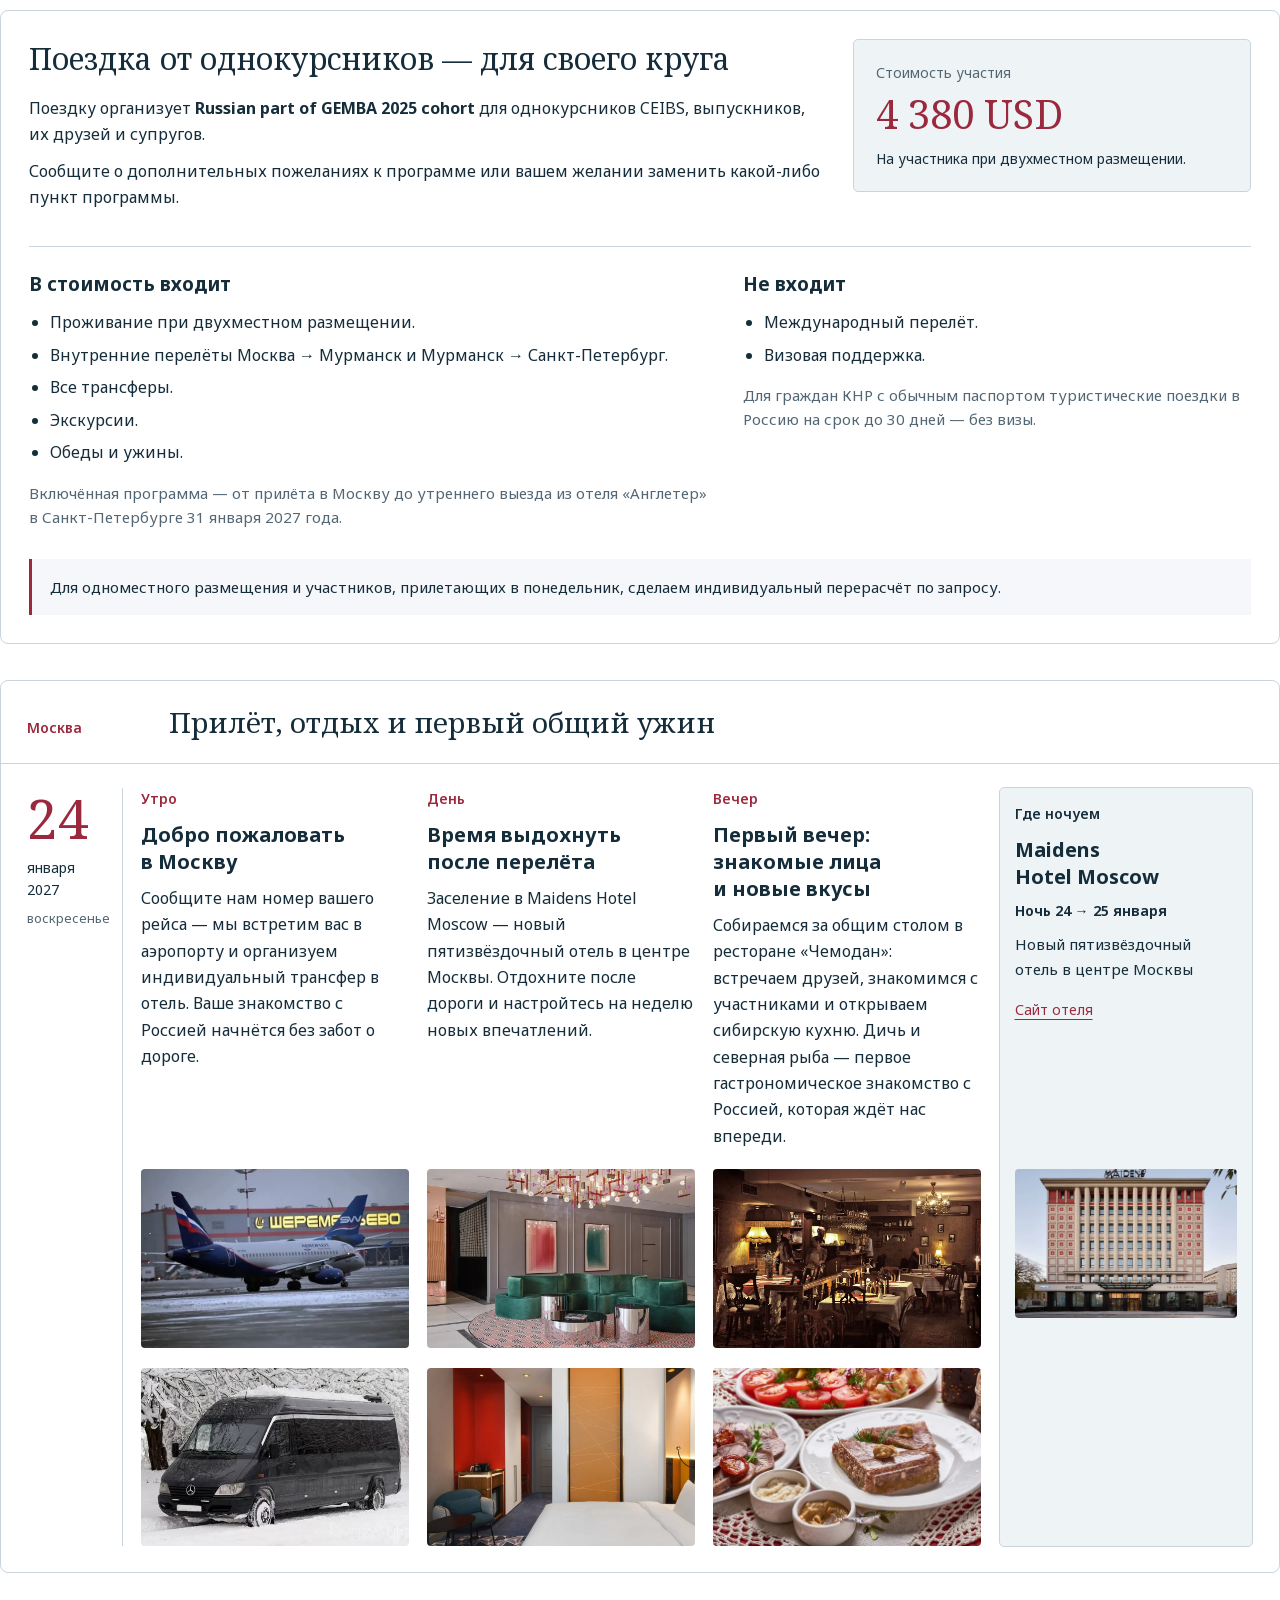
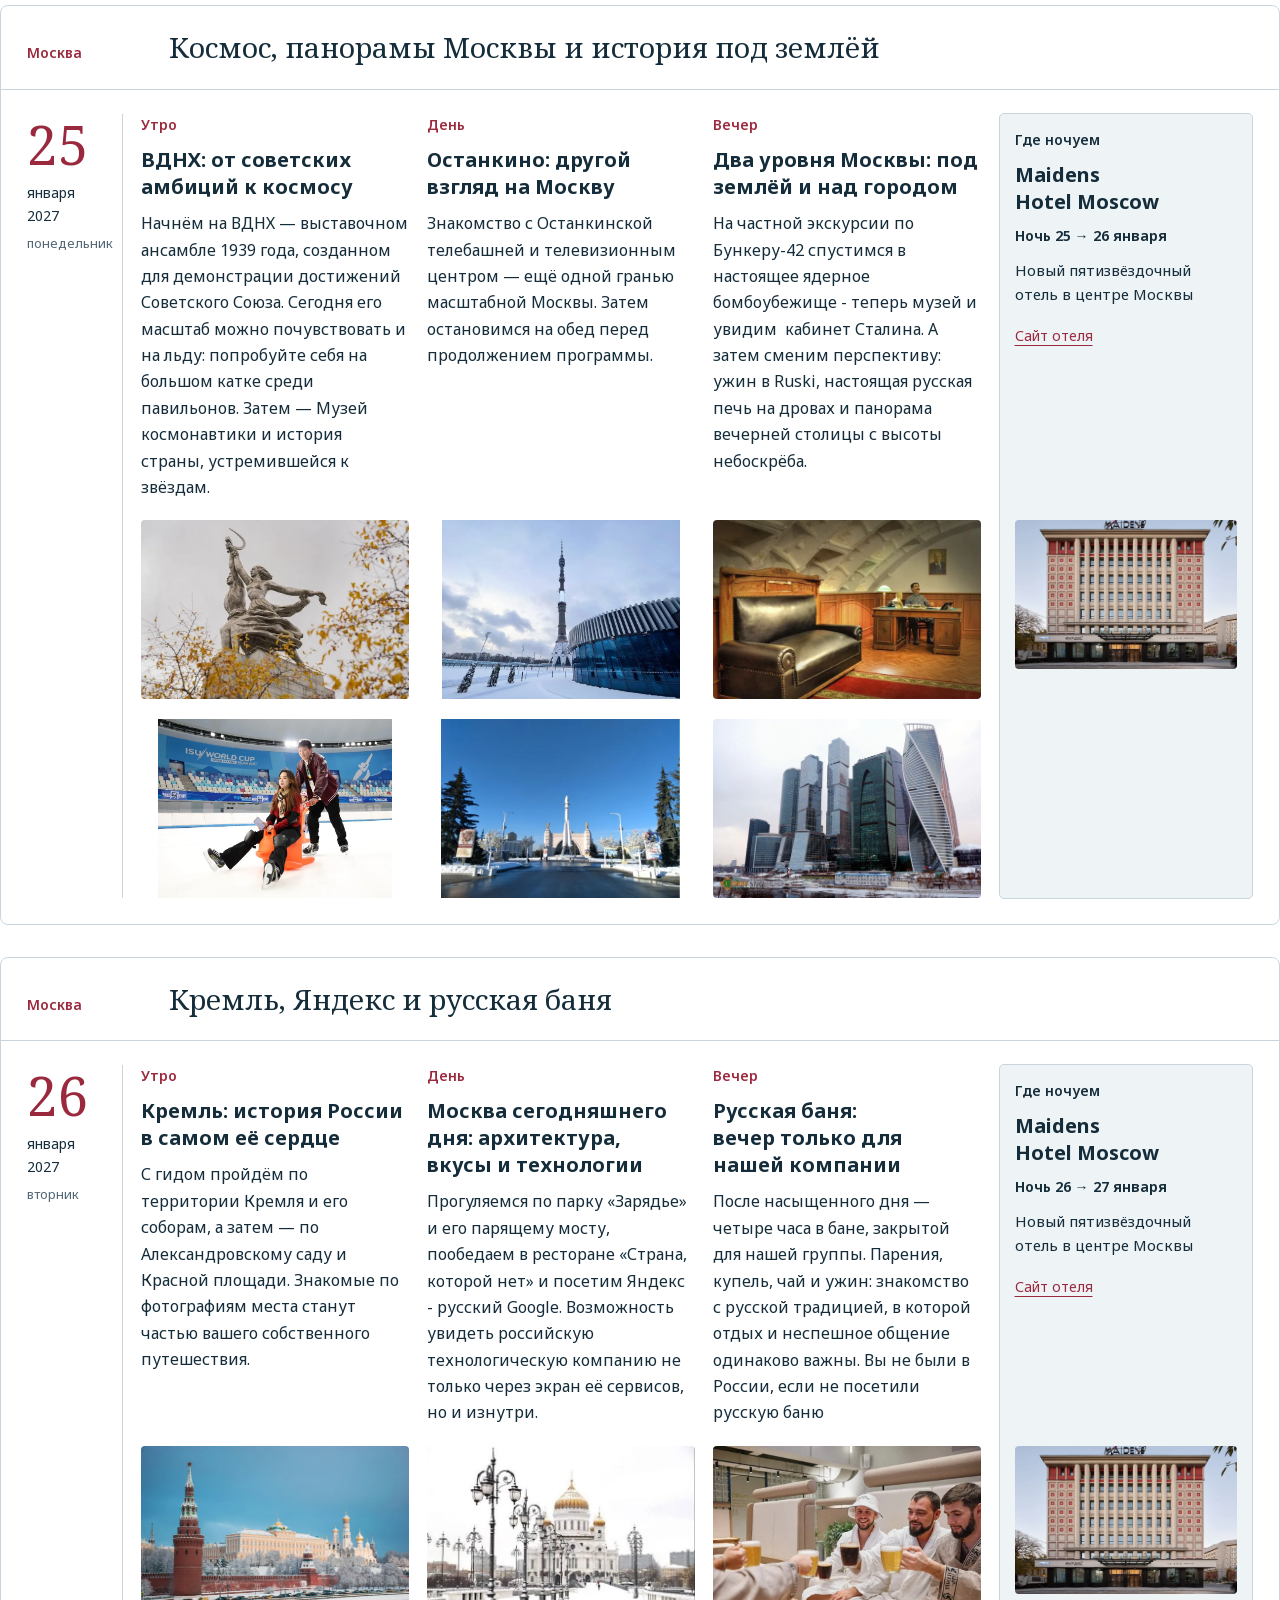
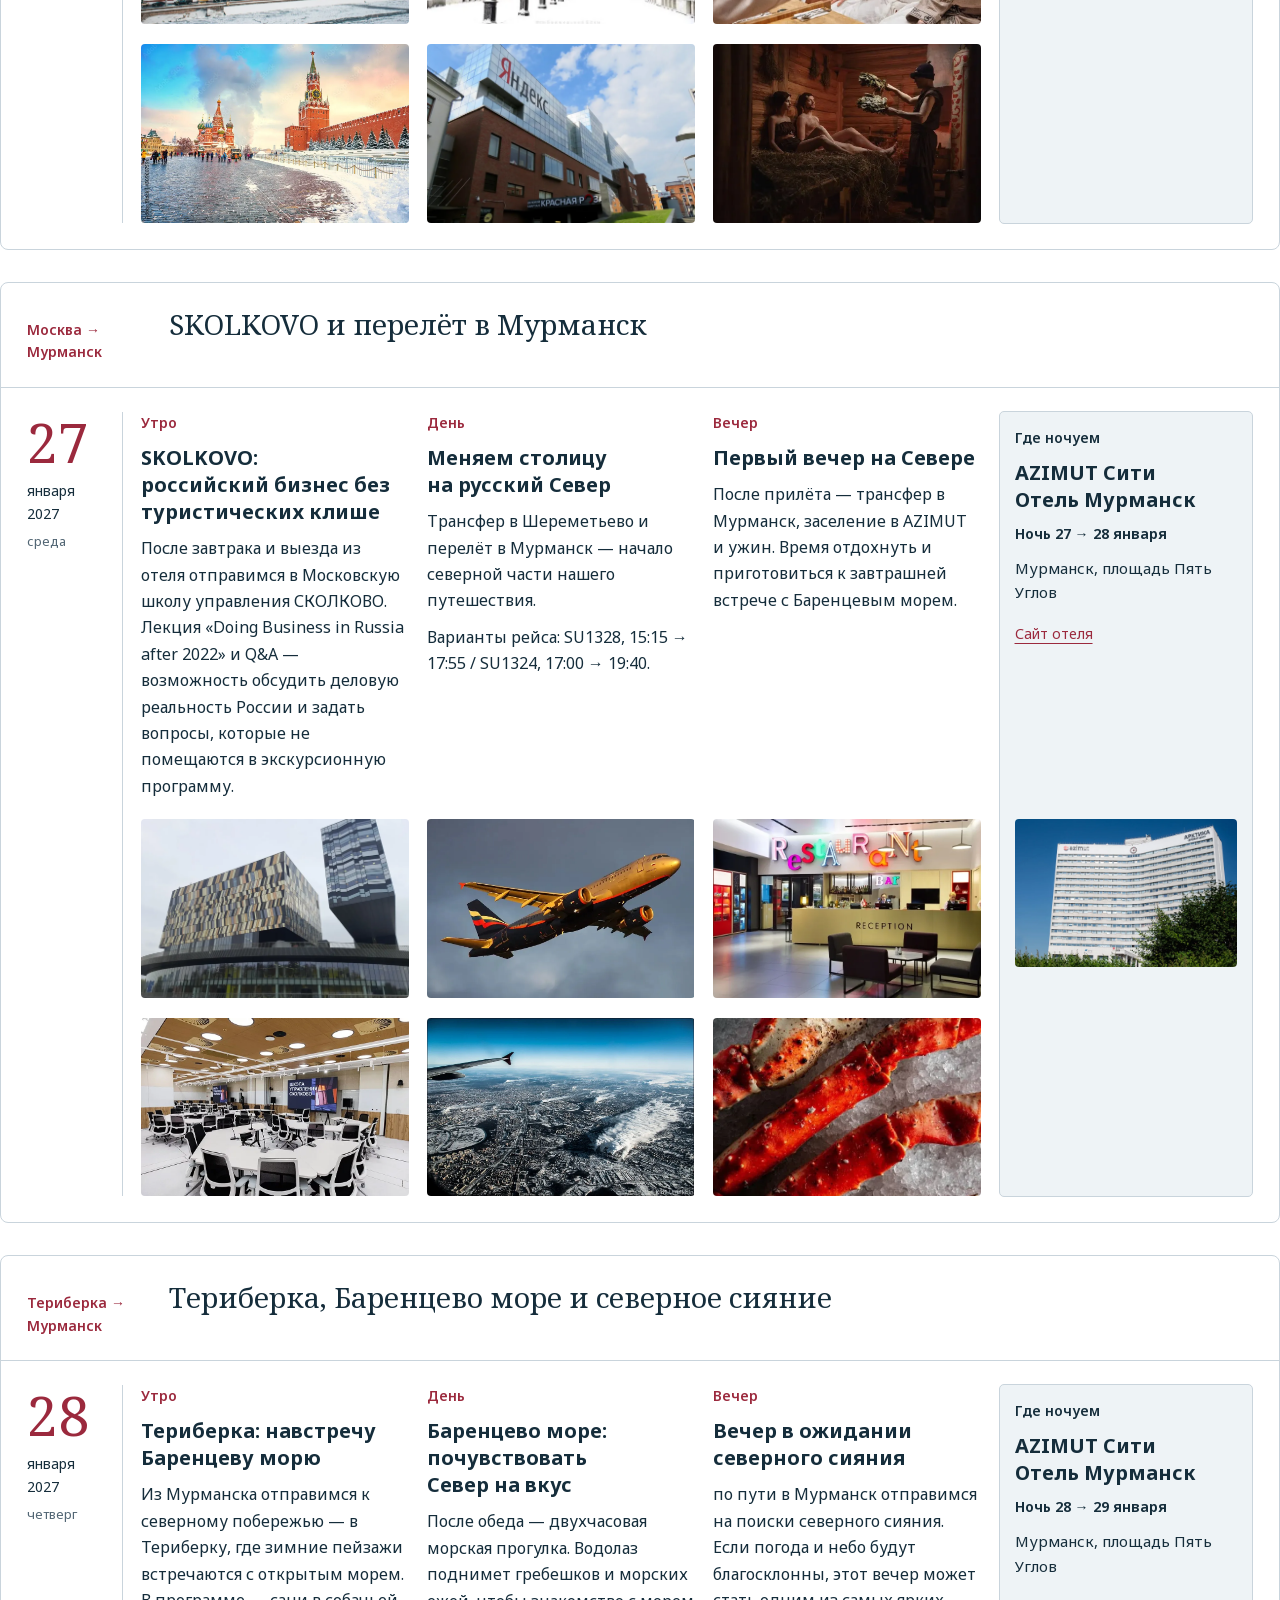
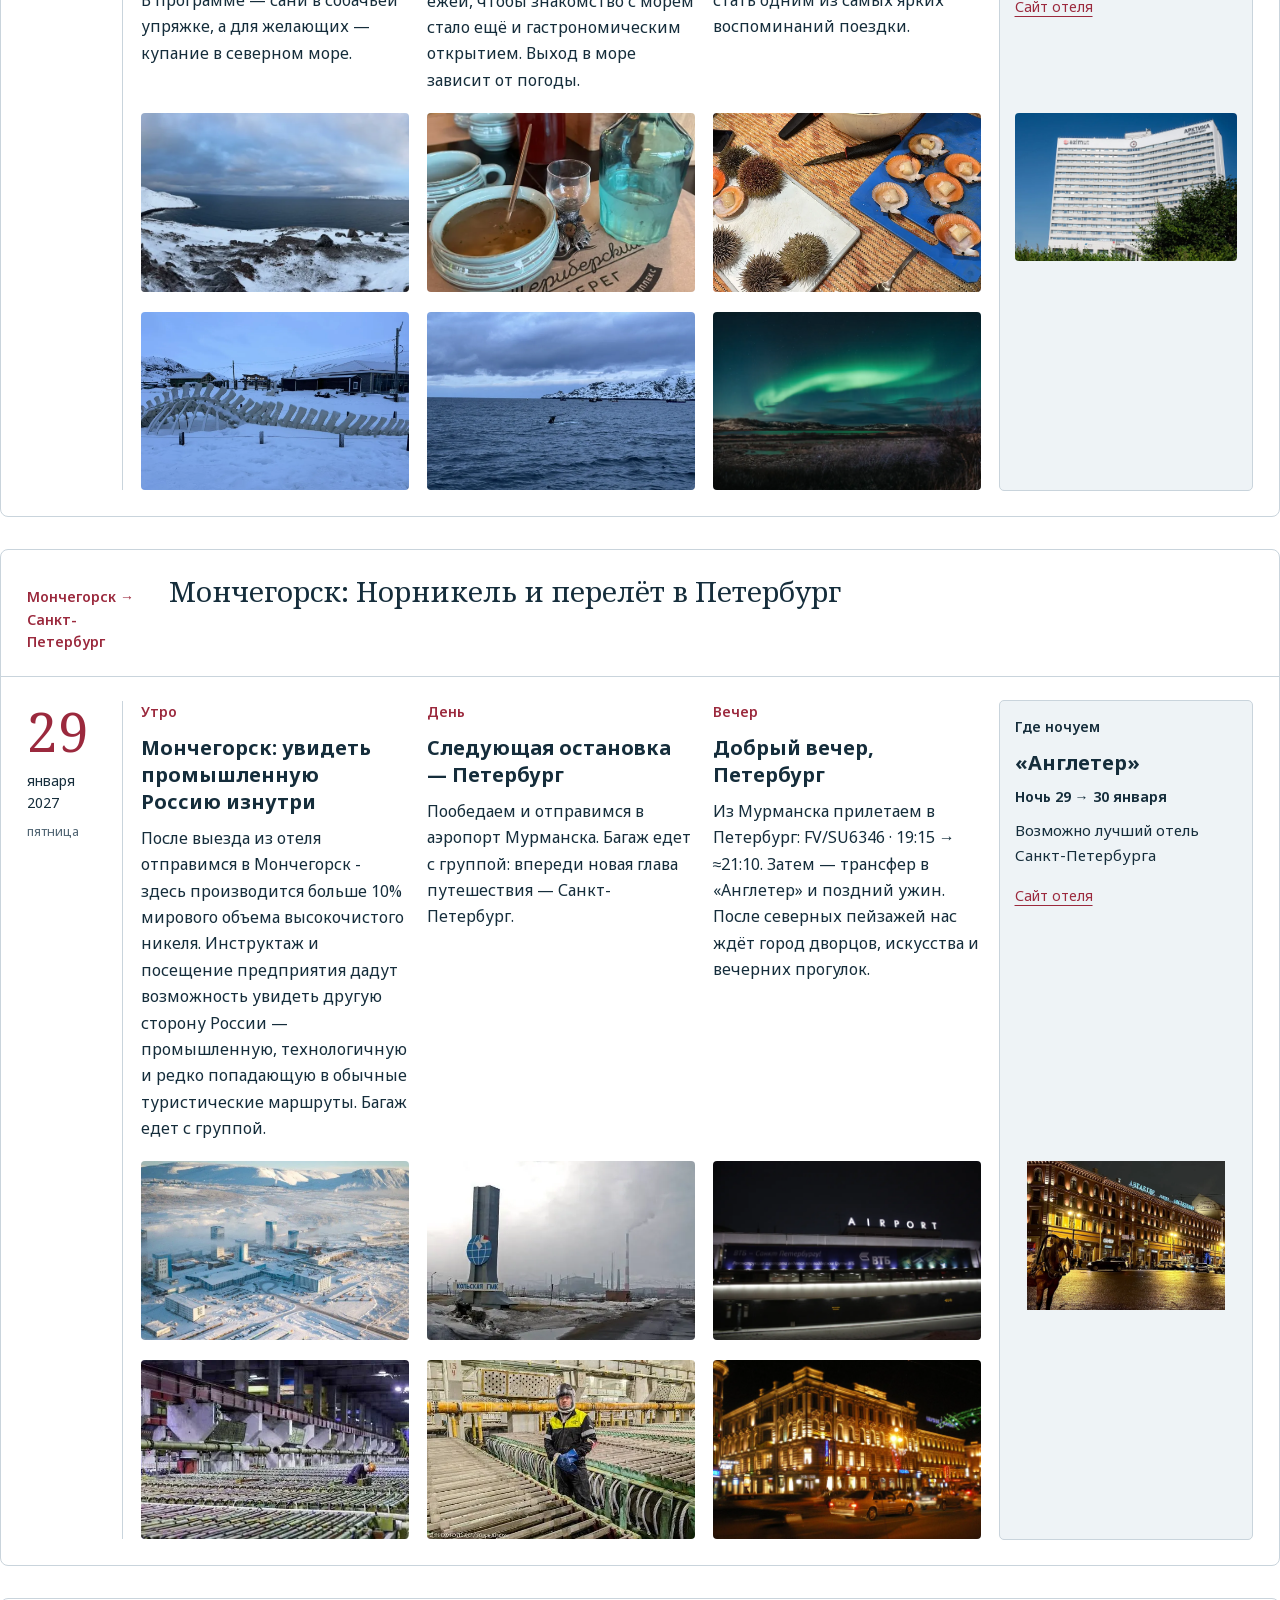
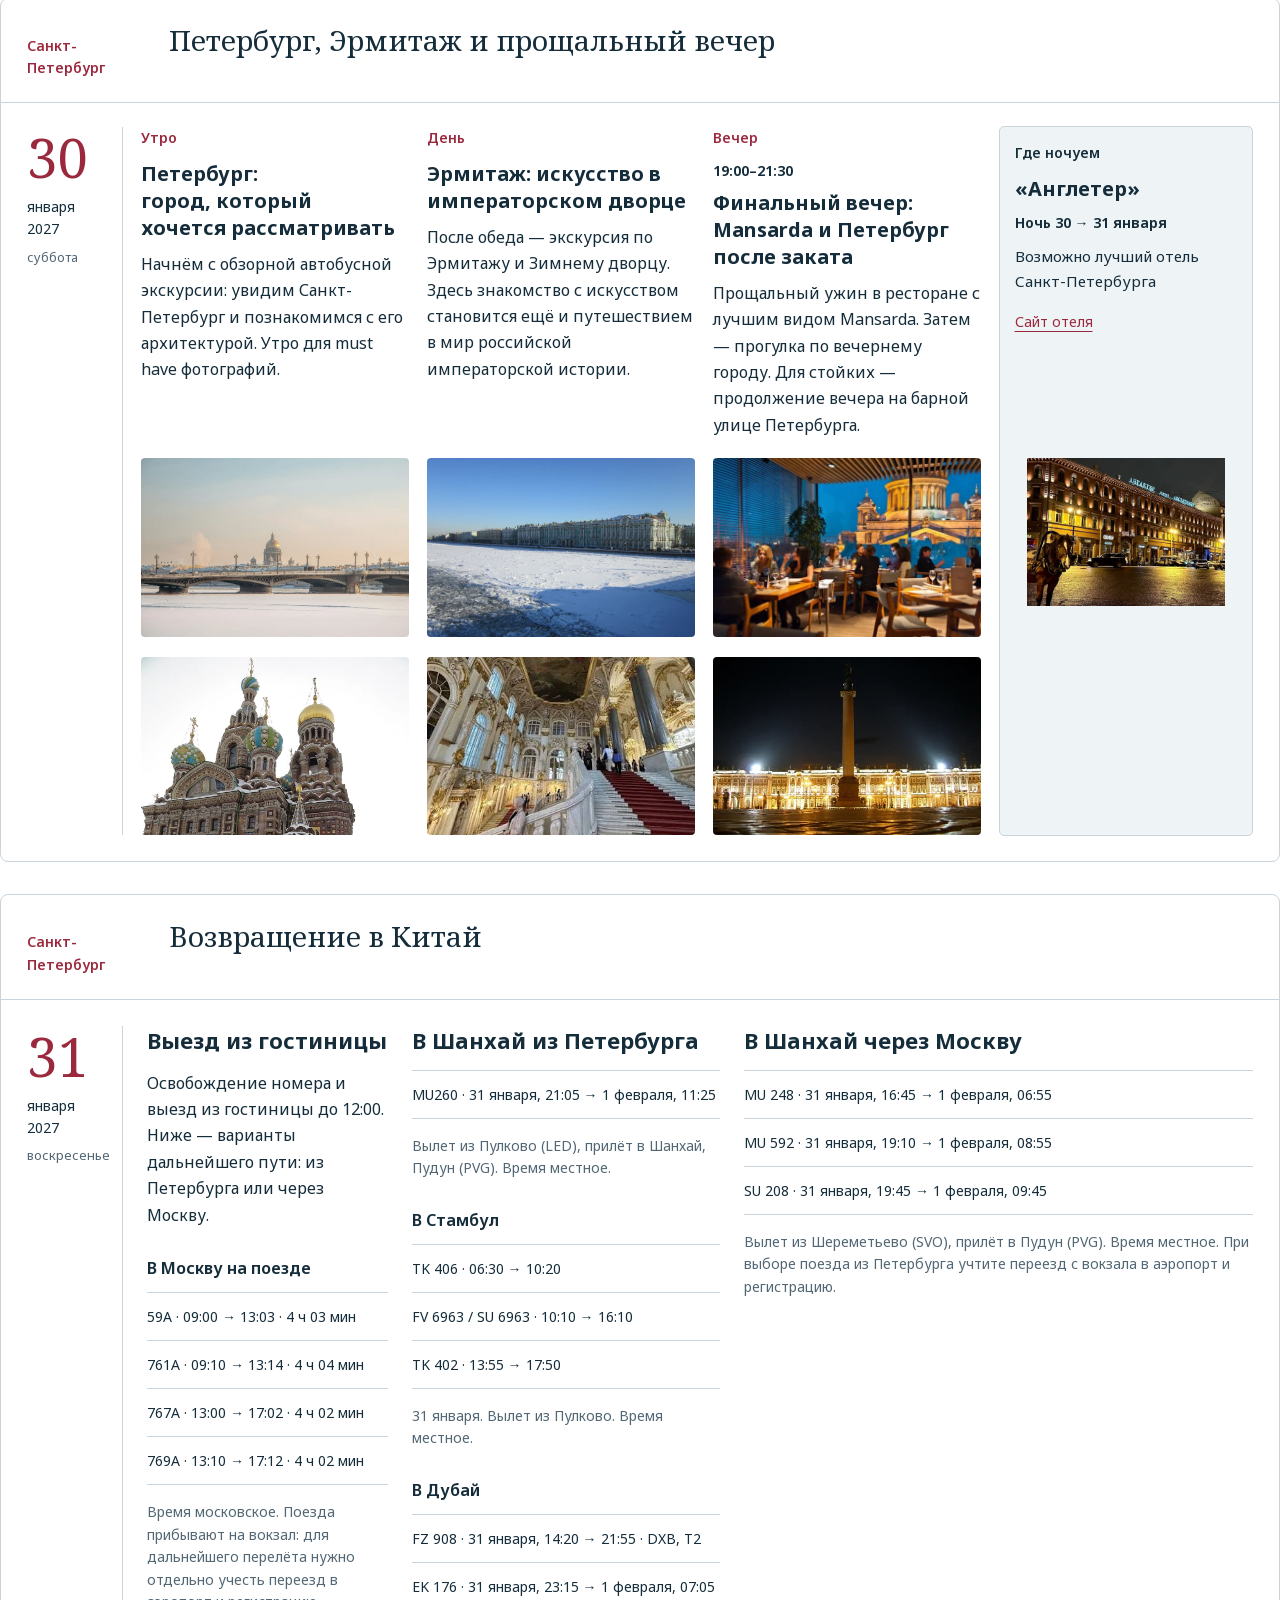
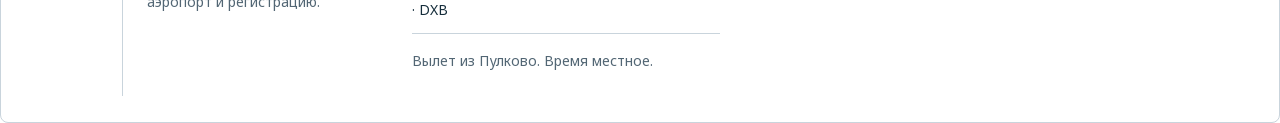
<file: programme/ru.html>
<!DOCTYPE html>
<html lang="ru"><head><meta charset="utf-8"/><meta content="width=device-width, initial-scale=1" name="viewport"/><title>Программа 24–31 января 2027</title><link href="programme.css" rel="stylesheet"/></head><body><main class="wrap"><section aria-labelledby="participation-title" class="participation" id="participation">
<div class="terms-top"><div><h2 id="participation-title">Поездка от однокурсников — для своего круга</h2>
<p class="organizers">Поездку организует <strong translate="no">Russian part of GEMBA 2025 cohort</strong> для однокурсников CEIBS, выпускников, их друзей и супругов.</p>
<p class="programme-wishes">Сообщите о дополнительных пожеланиях к программе или вашем желании заменить какой-либо пункт программы.</p></div>
<div class="price-card"><p class="price-label">Стоимость участия</p><p class="package-price" translate="no">4 380 USD</p><p class="price-basis">На участника при двухместном размещении.</p></div></div>
<div class="terms-detail"><div><h3>В стоимость входит</h3><ul class="included">
<li>Проживание при двухместном размещении.</li>
<li>Внутренние перелёты Москва → Мурманск и Мурманск → Санкт-Петербург.</li>
<li>Все трансферы.</li><li>Экскурсии.</li><li>Обеды и ужины.</li></ul>
<p class="package-window">Включённая программа — от прилёта в Москву до утреннего выезда из отеля «Англетер» в Санкт-Петербурге 31 января 2027 года.</p></div>
<div><h3>Не входит</h3><ul class="excluded"><li>Международный перелёт.</li><li>Визовая поддержка.</li></ul>
<p class="visa-note">Для граждан КНР с обычным паспортом туристические поездки в Россию на срок до 30 дней — без визы.</p></div></div>
<p class="recalculation">Для одноместного размещения и участников, прилетающих в понедельник, сделаем индивидуальный перерасчёт по запросу.</p>
</section><article aria-labelledby="day-24-title" class="day" data-date="2027-01-24" id="day-24"><header class="day-heading"><p class="city">Москва</p><h2 id="day-24-title">Прилёт, отдых и первый общий ужин</h2></header><div class="day-grid"><div class="date"><time datetime="2027-01-24"><b>24</b></time><span>января 2027</span><small>воскресенье</small></div><section aria-labelledby="day-24-morning-title" class="cell activity" data-daypart="morning"><div class="copy" data-approved-row="B4"><p class="part">Утро</p><h3 id="day-24-morning-title">Добро пожаловать в Москву</h3><p class="description">Сообщите нам номер вашего рейса — мы встретим вас в аэропорту и организуем индивидуальный трансфер в отель. Ваше знакомство с Россией начнётся без забот о дороге.</p></div><figure class="photo" data-photo-slot="day-24-morning-upper" data-status="user_supplied_private_preview"><img alt="Самолёт Аэрофлота в зимнем Шереметьево" decoding="async" height="452" loading="lazy" src="assets/efa431ccddb420188d537888.webp" style="object-position:50% 50%;object-fit:cover" width="678"/></figure><figure class="photo" data-photo-slot="day-24-morning-lower" data-status="user_supplied_private_preview"><img alt="Чёрный микроавтобус Mercedes-Benz на заснеженной дороге" decoding="async" height="353" loading="lazy" src="assets/30e3145fca2d8de6ca14ef8f.webp" style="object-position:50% 50%;object-fit:cover" width="565"/></figure></section><section aria-labelledby="day-24-day-title" class="cell activity" data-daypart="day"><div class="copy" data-approved-row="B5"><p class="part">День</p><h3 id="day-24-day-title">Время выдохнуть после перелёта</h3><p class="description">Заселение в Maidens Hotel Moscow — новый пятизвёздочный отель в центре Москвы. Отдохните после дороги и настройтесь на неделю новых впечатлений.</p></div><figure class="photo" data-photo-slot="day-24-day-upper" data-status="real_photo_private_preview"><img alt="Лобби Maidens Hotel Moscow" decoding="async" height="618" loading="lazy" src="assets/59370ca0edd86c7eaac680c9.webp" style="object-position:50% 50%;object-fit:cover" width="1100"/></figure><figure class="photo" data-photo-slot="day-24-day-lower" data-status="real_photo_private_preview"><img alt="Номер Maidens Hotel Moscow" decoding="async" height="618" loading="lazy" src="assets/d31e8c60dff81e9fae15d1d5.webp" style="object-position:50% 50%;object-fit:cover" width="1100"/></figure></section><section aria-labelledby="day-24-evening-title" class="cell activity" data-daypart="evening"><div class="copy" data-approved-row="B6"><p class="part">Вечер</p><h3 id="day-24-evening-title">Первый вечер: знакомые лица и новые вкусы</h3><p class="description">Собираемся за общим столом в ресторане «Чемодан»: встречаем друзей, знакомимся с участниками и открываем сибирскую кухню. Дичь и северная рыба — первое гастрономическое знакомство с Россией, которая ждёт нас впереди.</p></div><figure class="photo" data-photo-slot="day-24-evening-upper" data-status="real_photo_private_preview"><img alt="Интерьер ресторана «Чемодан», Москва" decoding="async" height="712" loading="lazy" src="assets/3bf5044560cb51ba901a4b71.webp" style="object-position:50% 50%;object-fit:cover" width="1100"/></figure><figure class="photo" data-photo-slot="day-24-evening-lower" data-status="real_photo_private_preview"><img alt="Сибирские закуски · ресторан «Чемодан»" decoding="async" height="720" loading="lazy" src="assets/92799b4bc5a0d94eafd7435d.webp" style="object-position:50% 50%;object-fit:cover" width="1079"/></figure></section><section aria-labelledby="day-24-hotel-title" class="cell hotel"><div class="copy" data-approved-row="B31"><p class="part">Где ночуем</p><h3 id="day-24-hotel-title" translate="no">Maidens Hotel Moscow</h3><p class="night">Ночь 24 → 25 января</p><p class="description">Новый пятизвёздочный отель в центре Москвы</p><a aria-label="Сайт Maidens Hotel Moscow — откроется в новой вкладке" class="hotel-link" href="https://maidenshotel.ru/" rel="noopener noreferrer" target="_blank">Сайт отеля</a></div><figure class="photo" data-photo-slot="day-24-hotel" data-status="real_property_photo_private_only"><img alt="Фасад Maidens Hotel Moscow" decoding="async" height="825" loading="lazy" src="assets/1c015664a1ff3995aaadd685.webp" style="object-position:50% 50%;object-fit:cover" width="1100"/></figure></section></div></article><article aria-labelledby="day-25-title" class="day" data-date="2027-01-25" id="day-25"><header class="day-heading"><p class="city">Москва</p><h2 id="day-25-title">Космос, панорамы Москвы и история под землёй</h2></header><div class="day-grid"><div class="date"><time datetime="2027-01-25"><b>25</b></time><span>января 2027</span><small>понедельник</small></div><section aria-labelledby="day-25-morning-title" class="cell activity" data-daypart="morning"><div class="copy" data-approved-row="B7"><p class="part">Утро</p><h3 id="day-25-morning-title">ВДНХ: от советских амбиций к космосу</h3><p class="description">Начнём на ВДНХ — выставочном ансамбле 1939 года, созданном для демонстрации достижений Советского Союза. Сегодня его масштаб можно почувствовать и на льду: попробуйте себя на большом катке среди павильонов. Затем — Музей космонавтики и история страны, устремившейся к звёздам.</p></div><figure class="photo" data-photo-slot="day-25-morning-upper" data-status="real_photo_private_preview"><img alt="Монумент «Рабочий и колхозница»: крупный план скульптур" decoding="async" height="533" loading="lazy" src="assets/80209f480d6bbcc010e60be8.webp" style="object-position:50% 50%;object-fit:cover" width="800"/></figure><figure class="photo" data-photo-slot="day-25-morning-lower" data-status="real_photo_private_preview"><img alt="Катание на коньках в Национальном конькобежном овале, Пекин, 4 января 2025 года. Иллюстрация катания, не ВДНХ." decoding="async" height="611" loading="lazy" src="assets/73fcee332497bf87d941d503.webp" style="object-position:50% 50%;object-fit:contain" width="800"/></figure></section><section aria-labelledby="day-25-day-title" class="cell activity" data-daypart="day"><div class="copy" data-approved-row="B8"><p class="part">День</p><h3 id="day-25-day-title">Останкино: другой взгляд на Москву</h3><p class="description">Знакомство с Останкинской телебашней и телевизионным центром — ещё одной гранью масштабной Москвы. Затем остановимся на обед перед продолжением программы.</p></div><figure class="photo" data-photo-slot="day-25-day-upper" data-status="real_photo_private_preview"><img alt="Останкинская телебашня в полный рост; снег и заснеженные деревья" decoding="async" height="600" loading="lazy" src="assets/798cbbb63802580b628e3fef.webp" style="object-position:50% 50%;object-fit:contain" width="800"/></figure><figure class="photo" data-photo-slot="day-25-day-lower" data-status="real_photo_private_preview"><img alt="Ракета «Восток» и павильон «Космос» на ВДНХ зимой, со снегом" decoding="async" height="448" loading="lazy" src="assets/6114e029d854f94b1f744ebc.webp" style="object-position:50% 50%;object-fit:contain" width="600"/></figure></section><section aria-labelledby="day-25-evening-title" class="cell activity" data-daypart="evening"><div class="copy" data-approved-row="B9"><p class="part">Вечер</p><h3 id="day-25-evening-title">Два уровня Москвы: под землёй и над городом</h3><p class="description">На частной экскурсии по Бункеру-42 спустимся в настоящее ядерное бомбоубежище - теперь музей и увидим  кабинет Сталина. А затем сменим перспективу: ужин в Ruski, настоящая русская печь на дровах и панорама вечерней столицы с высоты небоскрёба.</p></div><figure class="photo" data-photo-slot="day-25-evening-upper" data-status="real_photo_private_preview"><img alt="Кабинет Сталина — музейная реконструкция со столом в Бункере-42 на Таганке, Москва" decoding="async" height="460" loading="lazy" src="assets/f0292b822e25d2ba50906c0b.webp" style="object-position:50% 50%;object-fit:cover" width="690"/></figure><figure class="photo" data-photo-slot="day-25-evening-lower" data-status="real_photo_private_preview"><img alt="Небоскрёбы Москва-Сити зимой: снег на берегу Москвы-реки" decoding="async" height="733" loading="lazy" src="assets/5ec6a17a858c9407ae5379b7.webp" style="object-position:50% 50%;object-fit:contain" width="1100"/></figure></section><section aria-labelledby="day-25-hotel-title" class="cell hotel"><div class="copy" data-approved-row="B31"><p class="part">Где ночуем</p><h3 id="day-25-hotel-title" translate="no">Maidens Hotel Moscow</h3><p class="night">Ночь 25 → 26 января</p><p class="description">Новый пятизвёздочный отель в центре Москвы</p><a aria-label="Сайт Maidens Hotel Moscow — откроется в новой вкладке" class="hotel-link" href="https://maidenshotel.ru/" rel="noopener noreferrer" target="_blank">Сайт отеля</a></div><figure class="photo" data-photo-slot="day-25-hotel" data-status="real_property_photo_private_only"><img alt="Фасад Maidens Hotel Moscow" decoding="async" height="825" loading="lazy" src="assets/1c015664a1ff3995aaadd685.webp" style="object-position:50% 50%;object-fit:cover" width="1100"/></figure></section></div></article><article aria-labelledby="day-26-title" class="day" data-date="2027-01-26" id="day-26"><header class="day-heading"><p class="city">Москва</p><h2 id="day-26-title">Кремль, Яндекс и русская баня</h2></header><div class="day-grid"><div class="date"><time datetime="2027-01-26"><b>26</b></time><span>января 2027</span><small>вторник</small></div><section aria-labelledby="day-26-morning-title" class="cell activity" data-daypart="morning"><div class="copy" data-approved-row="B10"><p class="part">Утро</p><h3 id="day-26-morning-title">Кремль: история России в самом её сердце</h3><p class="description">С гидом пройдём по территории Кремля и его соборам, а затем — по Александровскому саду и Красной площади. Знакомые по фотографиям места станут частью вашего собственного путешествия.</p></div><figure class="photo" data-photo-slot="day-26-morning-upper" data-status="archive_subject_photo"><img alt="Кремль зимой" decoding="async" height="733" loading="lazy" src="assets/773929f53dececf5304e3fed.webp" style="object-position:50% 50%;object-fit:cover" width="1100"/></figure><figure class="photo" data-photo-slot="day-26-morning-lower" data-status="user_supplied_stock_preview"><img alt="Красная площадь зимой: Спасская башня и собор Василия Блаженного" decoding="async" height="667" loading="lazy" src="assets/5f9d6cd1451d3beaaca1f073.webp" style="object-position:50% 50%;object-fit:contain" width="1000"/></figure></section><section aria-labelledby="day-26-day-title" class="cell activity" data-daypart="day"><div class="copy" data-approved-row="B11"><p class="part">День</p><h3 id="day-26-day-title">Москва сегодняшнего дня: архитектура, вкусы и технологии</h3><p class="description">Прогуляемся по парку «Зарядье» и его парящему мосту, пообедаем в ресторане «Страна, которой нет» и посетим Яндекс - русский Google. Возможность увидеть российскую технологическую компанию не только через экран её сервисов, но и изнутри.</p></div><figure class="photo" data-photo-slot="day-26-day-upper" data-status="user_supplied_private_preview"><img alt="Зимний вид на храм Христа Спасителя с заснеженного пешеходного моста" decoding="async" height="364" loading="lazy" src="assets/5f480a6e87b4b7f6f8dab156.webp" style="object-position:50% 50%;object-fit:contain" width="548"/></figure><figure class="photo" data-photo-slot="day-26-day-lower" data-status="archive_subject_photo"><img alt="Офис Яндекса" decoding="async" height="825" loading="lazy" src="assets/f9760e1141ded756b6b9599a.webp" style="object-position:50% 50%;object-fit:cover" width="1100"/></figure></section><section aria-labelledby="day-26-evening-title" class="cell activity" data-daypart="evening"><div class="copy" data-approved-row="B12"><p class="part">Вечер</p><h3 id="day-26-evening-title">Русская баня: вечер только для нашей компании</h3><p class="description">После насыщенного дня — четыре часа в бане, закрытой для нашей группы. Парения, купель, чай и ужин: знакомство с русской традицией, в которой отдых и неспешное общение одинаково важны. Вы не были в России, если не посетили русскую баню</p></div><figure class="photo" data-photo-slot="day-26-evening-upper" data-status="user_supplied_private_preview"><img alt="Компания в халатах отдыхает в бане за столом с напитками" decoding="async" height="533" loading="lazy" src="assets/85c31b343db64aec85c8ade2.webp" style="object-position:50% 50%;object-fit:contain" width="800"/></figure><figure class="photo" data-photo-slot="day-26-evening-lower" data-status="user_supplied_private_preview"><img alt="Банное парение с вениками в деревянной парной" decoding="async" height="533" loading="lazy" src="assets/f292859c2649b6f0accf2bfb.webp" style="object-position:50% 50%;object-fit:contain" width="800"/></figure></section><section aria-labelledby="day-26-hotel-title" class="cell hotel"><div class="copy" data-approved-row="B31"><p class="part">Где ночуем</p><h3 id="day-26-hotel-title" translate="no">Maidens Hotel Moscow</h3><p class="night">Ночь 26 → 27 января</p><p class="description">Новый пятизвёздочный отель в центре Москвы</p><a aria-label="Сайт Maidens Hotel Moscow — откроется в новой вкладке" class="hotel-link" href="https://maidenshotel.ru/" rel="noopener noreferrer" target="_blank">Сайт отеля</a></div><figure class="photo" data-photo-slot="day-26-hotel" data-status="real_property_photo_private_only"><img alt="Фасад Maidens Hotel Moscow" decoding="async" height="825" loading="lazy" src="assets/1c015664a1ff3995aaadd685.webp" style="object-position:50% 50%;object-fit:cover" width="1100"/></figure></section></div></article><article aria-labelledby="day-27-title" class="day" data-date="2027-01-27" id="day-27"><header class="day-heading"><p class="city">Москва → Мурманск</p><h2 id="day-27-title">SKOLKOVO и перелёт в Мурманск</h2></header><div class="day-grid"><div class="date"><time datetime="2027-01-27"><b>27</b></time><span>января 2027</span><small>среда</small></div><section aria-labelledby="day-27-morning-title" class="cell activity" data-daypart="morning"><div class="copy" data-approved-row="B13"><p class="part">Утро</p><h3 id="day-27-morning-title">SKOLKOVO: российский бизнес без туристических клише</h3><p class="description">После завтрака и выезда из отеля отправимся в Московскую школу управления СКОЛКОВО. Лекция «Doing Business in Russia after 2022» и Q&amp;A — возможность обсудить деловую реальность России и задать вопросы, которые не помещаются в экскурсионную программу.</p></div><figure class="photo" data-photo-slot="day-27-morning-upper" data-status="archive_subject_photo"><img alt="Кампус SKOLKOVO" decoding="async" height="825" loading="lazy" src="assets/9a8ae11cffe9f73fdd3b6837.webp" style="object-position:50% 50%;object-fit:cover" width="1100"/></figure><figure class="photo" data-photo-slot="day-27-morning-lower" data-status="user_supplied_private_preview"><img alt="Аудитория школы управления СКОЛКОВО с круглыми столами и экранами" decoding="async" height="570" loading="lazy" src="assets/fd565b20a06aa21d1a73b2f7.webp" style="object-position:50% 50%;object-fit:contain" width="855"/></figure></section><section aria-labelledby="day-27-day-title" class="cell activity" data-daypart="day"><div class="copy" data-approved-row="B14"><p class="part">День</p><h3 id="day-27-day-title">Меняем столицу на русский Север</h3><p class="description">Трансфер в Шереметьево и перелёт в Мурманск — начало северной части нашего путешествия.</p><p class="description">Варианты рейса: SU1328, 15:15 → 17:55 / SU1324, 17:00 → 19:40.</p></div><figure class="photo" data-photo-slot="day-27-day-upper" data-status="user_supplied_private_preview"><img alt="Самолёт Аэрофлота в полёте в золотистом освещении" decoding="async" height="641" loading="lazy" src="assets/49fad0573f698ae817d96c34.webp" style="object-position:50% 50%;object-fit:contain" width="960"/></figure><figure class="photo" data-photo-slot="day-27-day-lower" data-status="user_supplied_private_preview"><img alt="Зимняя Москва из самолёта; крыло слева, © Kirill Umrikhin" decoding="async" height="663" loading="lazy" src="assets/c03788296b1fdd21268d61a5.webp" style="object-position:50% 50%;object-fit:contain" width="992"/></figure></section><section aria-labelledby="day-27-evening-title" class="cell activity" data-daypart="evening"><div class="copy" data-approved-row="B15"><p class="part">Вечер</p><h3 id="day-27-evening-title">Первый вечер на Севере</h3><p class="description">После прилёта — трансфер в Мурманск, заселение в AZIMUT и ужин. Время отдохнуть и приготовиться к завтрашней встрече с Баренцевым морем.</p></div><figure class="photo" data-photo-slot="day-27-evening-upper" data-status="real_photo_private_preview"><img alt="Лобби и стойка регистрации AZIMUT Сити Отель Мурманск" decoding="async" height="500" loading="lazy" src="assets/cdf0ccd0d454b8f36b9a7da7.webp" style="object-position:50% 50%;object-fit:cover" width="801"/></figure><figure class="photo" data-photo-slot="day-27-evening-lower" data-status="real_photo_private_preview"><img alt="Фаланги камчатского краба на льду — гастрономическая иллюстрация" decoding="async" height="744" loading="lazy" src="assets/975af0609587385c8952b06e.webp" style="object-position:50% 50%;object-fit:cover" width="609"/></figure></section><section aria-labelledby="day-27-hotel-title" class="cell hotel"><div class="copy"><p class="part">Где ночуем</p><h3 id="day-27-hotel-title" translate="no">AZIMUT Сити Отель Мурманск</h3><p class="night">Ночь 27 → 28 января</p><p class="description">Мурманск, площадь Пять Углов</p><a aria-label="Сайт AZIMUT Сити Отель Мурманск — откроется в новой вкладке" class="hotel-link" href="https://azimuthotels.com/ru/murmansk/azimut-hotel-murmansk" rel="noopener noreferrer" target="_blank">Сайт отеля</a></div><figure class="photo" data-photo-slot="day-27-hotel" data-status="real_property_photo_private_only"><img alt="AZIMUT Сити Отель Мурманск" decoding="async" height="825" loading="lazy" src="assets/6dc204f043132538cb38ec5c.webp" style="object-position:50% 50%;object-fit:cover" width="1100"/></figure></section></div></article><article aria-labelledby="day-28-title" class="day" data-date="2027-01-28" id="day-28"><header class="day-heading"><p class="city">Териберка → Мурманск</p><h2 id="day-28-title">Териберка, Баренцево море и северное сияние</h2></header><div class="day-grid"><div class="date"><time datetime="2027-01-28"><b>28</b></time><span>января 2027</span><small>четверг</small></div><section aria-labelledby="day-28-morning-title" class="cell activity" data-daypart="morning"><div class="copy" data-approved-row="B16"><p class="part">Утро</p><h3 id="day-28-morning-title">Териберка: навстречу Баренцеву морю</h3><p class="description">Из Мурманска отправимся к северному побережью — в Териберку, где зимние пейзажи встречаются с открытым морем. В программе — сани в собачьей упряжке, а для желающих — купание в северном море.</p></div><figure class="photo" data-photo-slot="day-28-morning-upper" data-status="user_supplied_private_preview"><img alt="Панорама заснеженного каменистого берега и моря под облачным небом" decoding="async" height="428" loading="lazy" src="assets/3b78b0b5a2c4b67f337c6c26.webp" style="object-position:50% 50%;object-fit:cover" width="1100"/></figure><figure class="photo" data-photo-slot="day-28-morning-lower" data-status="user_supplied_private_preview"><img alt="Скелет кита на снегу перед зданиями в Териберке" decoding="async" height="768" loading="lazy" src="assets/1516bf6c47ec5346ef8f9aea.webp" style="object-position:50% 50%;object-fit:cover" width="1024"/></figure></section><section aria-labelledby="day-28-day-title" class="cell activity" data-daypart="day"><div class="copy" data-approved-row="B17"><p class="part">День</p><h3 id="day-28-day-title">Баренцево море: почувствовать Север на вкус</h3><p class="description">После обеда — двухчасовая морская прогулка. Водолаз поднимет гребешков и морских ежей, чтобы знакомство с морем стало ещё и гастрономическим открытием. Выход в море зависит от погоды.</p></div><figure class="photo" data-photo-slot="day-28-day-upper" data-status="user_supplied_private_preview"><img alt="Обед: суп, посуда и графины на столе с надписью «Териберский берег»" decoding="async" height="850" loading="lazy" src="assets/45758d9a090b3f2b2cca7b34.webp" style="object-position:50% 65%;object-fit:cover" width="637"/></figure><figure class="photo" data-photo-slot="day-28-day-lower" data-status="user_supplied_private_preview"><img alt="Хвост кита над водой, лодки и заснеженный берег" decoding="async" height="768" loading="lazy" src="assets/839093ab221f241314009614.webp" style="object-position:50% 50%;object-fit:cover" width="1024"/></figure></section><section aria-labelledby="day-28-evening-title" class="cell activity" data-daypart="evening"><div class="copy" data-approved-row="B18"><p class="part">Вечер</p><h3 id="day-28-evening-title">Вечер в ожидании северного сияния</h3><p class="description">по пути в Мурманск отправимся на поиски северного сияния. Если погода и небо будут благосклонны, этот вечер может стать одним из самых ярких воспоминаний поездки.</p></div><figure class="photo" data-photo-slot="day-28-evening-upper" data-status="user_supplied_private_preview"><img alt="Морские ежи и открытые раковины гребешков на разделочных досках" decoding="async" height="619" loading="lazy" src="assets/12945fcd0d4be63067454958.webp" style="object-position:50% 50%;object-fit:cover" width="1100"/></figure><figure class="photo" data-photo-slot="day-28-evening-lower" data-status="licensed_real_photo"><img alt="Зелёная дуга северного сияния над озером и холмами у Териберки" decoding="async" height="733" loading="lazy" src="assets/8bb903bc1b8516d7c3ff78ca.webp" style="object-position:50% 50%;object-fit:cover" width="1100"/></figure></section><section aria-labelledby="day-28-hotel-title" class="cell hotel"><div class="copy"><p class="part">Где ночуем</p><h3 id="day-28-hotel-title" translate="no">AZIMUT Сити Отель Мурманск</h3><p class="night">Ночь 28 → 29 января</p><p class="description">Мурманск, площадь Пять Углов</p><a aria-label="Сайт AZIMUT Сити Отель Мурманск — откроется в новой вкладке" class="hotel-link" href="https://azimuthotels.com/ru/murmansk/azimut-hotel-murmansk" rel="noopener noreferrer" target="_blank">Сайт отеля</a></div><figure class="photo" data-photo-slot="day-28-hotel" data-status="real_property_photo_private_only"><img alt="AZIMUT Сити Отель Мурманск" decoding="async" height="825" loading="lazy" src="assets/6dc204f043132538cb38ec5c.webp" style="object-position:50% 50%;object-fit:cover" width="1100"/></figure></section></div></article><article aria-labelledby="day-29-title" class="day" data-date="2027-01-29" id="day-29"><header class="day-heading"><p class="city">Мончегорск → Санкт-Петербург</p><h2 id="day-29-title">Мончегорск: Норникель и перелёт в Петербург</h2></header><div class="day-grid"><div class="date"><time datetime="2027-01-29"><b>29</b></time><span>января 2027</span><small>пятница</small></div><section aria-labelledby="day-29-morning-title" class="cell activity" data-daypart="morning"><div class="copy" data-approved-row="B19"><p class="part">Утро</p><h3 id="day-29-morning-title">Мончегорск: увидеть промышленную Россию изнутри</h3><p class="description">После выезда из отеля отправимся в Мончегорск - здесь производится больше 10% мирового объема высокочистого никеля. Инструктаж и посещение предприятия дадут возможность увидеть другую сторону России — промышленную, технологичную и редко попадающую в обычные туристические маршруты. Багаж едет с группой.</p></div><figure class="photo" data-photo-slot="day-29-morning-upper" data-status="user_document_photo_private_preview"><img alt="Зимний промышленный комплекс в Мончегорске, фотография из документа" decoding="async" height="576" loading="lazy" src="assets/3bfc6b2346546f2575fdf2a9.webp" style="object-position:50% 50%;object-fit:cover" width="1024"/></figure><figure class="photo" data-photo-slot="day-29-morning-lower" data-status="user_document_photo_private_preview"><img alt="Производственный цех, фотография из документа" decoding="async" height="295" loading="lazy" src="assets/9fef65b5fccb6a4ec8016093.webp" style="object-position:70% 50%;object-fit:cover" width="676"/></figure></section><section aria-labelledby="day-29-day-title" class="cell activity" data-daypart="day"><div class="copy" data-approved-row="B20"><p class="part">День</p><h3 id="day-29-day-title">Следующая остановка — Петербург</h3><p class="description">Пообедаем и отправимся в аэропорт Мурманска. Багаж едет с группой: впереди новая глава путешествия — Санкт-Петербург.</p></div><figure class="photo" data-photo-slot="day-29-day-upper" data-status="user_document_photo_private_preview"><img alt="Стела «Кольская ГМК» зимой, фотография из документа" decoding="async" height="376" loading="lazy" src="assets/5ecec293a6a7ab5a7e0d5e09.webp" style="object-position:50% 25%;object-fit:cover" width="531"/></figure><figure class="photo" data-photo-slot="day-29-day-lower" data-status="user_document_photo_private_preview"><img alt="Работник в производственном цехе, фотография из документа" decoding="async" height="387" loading="lazy" src="assets/03e01e7e7902f45203839615.webp" style="object-position:50% 100%;object-fit:cover" width="516"/></figure></section><section aria-labelledby="day-29-evening-title" class="cell activity" data-daypart="evening"><div class="copy" data-approved-row="B21"><p class="part">Вечер</p><h3 id="day-29-evening-title">Добрый вечер, Петербург</h3><p class="description">Из Мурманска прилетаем в Петербург: FV/SU6346 · 19:15 → ≈21:10. Затем — трансфер в «Англетер» и поздний ужин. После северных пейзажей нас ждёт город дворцов, искусства и вечерних прогулок.</p></div><figure class="photo" data-photo-slot="day-29-evening-upper" data-status="licensed_archival_winter_evening"><img alt="Пулково зимой вечером: исторический терминал, вывеска AIRPORT и снег у дороги" decoding="async" height="733" loading="lazy" src="assets/26a34e3703c5f4b567136c86.webp" style="object-position:50% 100%;object-fit:cover" width="1100"/></figure><figure class="photo" data-photo-slot="day-29-evening-lower" data-status="licensed_archival_winter_evening"><img alt="Невский проспект зимой вечером: дома 92–94 и новогодние украшения" decoding="async" height="825" loading="lazy" src="assets/38e38b9fd599824eb4c291c0.webp" style="object-position:50% 60%;object-fit:cover" width="1100"/></figure></section><section aria-labelledby="day-29-hotel-title" class="cell hotel"><div class="copy" data-approved-row="B32"><p class="part">Где ночуем</p><h3 id="day-29-hotel-title" translate="no">«Англетер»</h3><p class="night">Ночь 29 → 30 января</p><p class="description">Возможно лучший отель Санкт-Петербурга</p><a aria-label="Сайт «Англетер» — откроется в новой вкладке" class="hotel-link" href="https://angleterrehotel.ru/en/" rel="noopener noreferrer" target="_blank">Сайт отеля</a></div><figure class="photo" data-photo-slot="day-29-hotel" data-status="user_supplied_private_preview"><img alt="Вечерний фасад отеля «Англетер» с освещённой вывеской" decoding="async" height="825" loading="lazy" src="assets/f1772d4c2f91c931834645e4.webp" style="object-position:50% 50%;object-fit:contain" width="1100"/></figure></section></div></article><article aria-labelledby="day-30-title" class="day" data-date="2027-01-30" id="day-30"><header class="day-heading"><p class="city">Санкт-Петербург</p><h2 id="day-30-title">Петербург, Эрмитаж и прощальный вечер</h2></header><div class="day-grid"><div class="date"><time datetime="2027-01-30"><b>30</b></time><span>января 2027</span><small>суббота</small></div><section aria-labelledby="day-30-morning-title" class="cell activity" data-daypart="morning"><div class="copy" data-approved-row="B22"><p class="part">Утро</p><h3 id="day-30-morning-title">Петербург: город, который хочется рассматривать</h3><p class="description">Начнём с обзорной автобусной экскурсии: увидим Санкт-Петербург и познакомимся с его архитектурой. Утро для must have фотографий.</p></div><figure class="photo" data-photo-slot="day-30-morning-upper" data-status="archive_subject_photo"><img alt="Санкт-Петербург зимой: мост, замёрзшая Нева и Исаакиевский собор" decoding="async" height="1066" loading="lazy" src="assets/8fed385ca101a7bed449e9b4.webp" style="object-position:50% 50%;object-fit:cover" width="1599"/></figure><figure class="photo" data-photo-slot="day-30-morning-lower" data-status="licensed_real_winter_daytime_subject_photo"><img alt="Купола и заснеженные кровли храма Спаса на Крови днём" decoding="async" height="640" loading="lazy" src="assets/a8254b95bfcc9d911efd0038.webp" style="object-position:50% 50%;object-fit:cover" width="960"/></figure></section><section aria-labelledby="day-30-day-title" class="cell activity" data-daypart="day"><div class="copy" data-approved-row="B23"><p class="part">День</p><h3 id="day-30-day-title">Эрмитаж: искусство в императорском дворце</h3><p class="description">После обеда — экскурсия по Эрмитажу и Зимнему дворцу. Здесь знакомство с искусством становится ещё и путешествием в мир российской императорской истории.</p></div><figure class="photo" data-photo-slot="day-30-day-upper" data-status="archive_subject_photo"><img alt="Зимний дворец и замёрзшая Нева" decoding="async" height="932" loading="lazy" src="assets/22130360f2b44f1ea36755cb.webp" style="object-position:50% 50%;object-fit:cover" width="1398"/></figure><figure class="photo" data-photo-slot="day-30-day-lower" data-status="user_supplied_docx_photo"><img alt="Парадная лестница с красной дорожкой, золочёным декором и росписью потолка" decoding="async" height="258" loading="lazy" src="assets/6ce76843ac8d71789d323daf.webp" style="object-position:50% 50%;object-fit:cover" width="387"/></figure></section><section aria-labelledby="day-30-evening-title" class="cell activity" data-daypart="evening"><div class="copy" data-approved-row="B24"><p class="part">Вечер</p><p class="time">19:00–21:30</p><h3 id="day-30-evening-title">Финальный вечер: Mansarda и Петербург после заката</h3><p class="description">Прощальный ужин в ресторане с лучшим видом Mansarda. Затем — прогулка по вечернему городу. Для стойких — продолжение вечера на барной улице Петербурга.</p></div><figure class="photo" data-photo-slot="day-30-evening-upper" data-status="user_supplied_docx_photo"><img alt="Ресторанный зал с посетителями и видом на освещённый Исаакиевский собор" decoding="async" height="364" loading="lazy" src="assets/7e0cd1b3a6b67ba4355642f7.webp" style="object-position:50% 50%;object-fit:cover" width="546"/></figure><figure class="photo" data-photo-slot="day-30-evening-lower" data-status="user_supplied_docx_photo"><img alt="Зимний дворец и Александровская колонна ночью" decoding="async" height="640" loading="lazy" src="assets/313fb4f0aaf3a664360687a8.webp" style="object-position:50% 50%;object-fit:cover" width="960"/></figure></section><section aria-labelledby="day-30-hotel-title" class="cell hotel"><div class="copy" data-approved-row="B32"><p class="part">Где ночуем</p><h3 id="day-30-hotel-title" translate="no">«Англетер»</h3><p class="night">Ночь 30 → 31 января</p><p class="description">Возможно лучший отель Санкт-Петербурга</p><a aria-label="Сайт «Англетер» — откроется в новой вкладке" class="hotel-link" href="https://angleterrehotel.ru/en/" rel="noopener noreferrer" target="_blank">Сайт отеля</a></div><figure class="photo" data-photo-slot="day-30-hotel" data-status="user_supplied_private_preview"><img alt="Вечерний фасад отеля «Англетер» с освещённой вывеской" decoding="async" height="825" loading="lazy" src="assets/f1772d4c2f91c931834645e4.webp" style="object-position:50% 50%;object-fit:contain" width="1100"/></figure></section></div></article><article aria-labelledby="day-31-title" class="day" data-date="2027-01-31" id="day-31">
<header class="day-heading"><p class="city">Санкт-Петербург</p><h2 id="day-31-title">Возвращение в Китай</h2></header>
<div class="departure-grid"><div class="date"><time datetime="2027-01-31"><b>31</b></time><span>января 2027</span><small>воскресенье</small></div><section aria-labelledby="checkout-title" class="departure-panel"><div class="approved-logistics" data-approved-row="B25"><h3 id="checkout-title">Выезд из гостиницы</h3><p class="description">Освобождение номера и выезд из гостиницы до 12:00. Ниже — варианты дальнейшего пути: из Петербурга или через Москву.</p></div><div class="approved-logistics" data-approved-row="B26"><h4 id="train-title">В Москву на поезде</h4><ul class="approved-route-list"><li class="approved-route" data-train="59А">59А · 09:00 → 13:03 · 4 ч 03 мин</li><li class="approved-route" data-train="761А">761А · 09:10 → 13:14 · 4 ч 04 мин</li><li class="approved-route" data-train="767А">767А · 13:00 → 17:02 · 4 ч 02 мин</li><li class="approved-route" data-train="769А">769А · 13:10 → 17:12 · 4 ч 02 мин</li></ul><p class="flight-limits">Время московское. Поезда прибывают на вокзал: для дальнейшего перелёта нужно отдельно учесть переезд в аэропорт и регистрацию.</p></div></section><section aria-labelledby="spb-flights-title" class="departure-panel spb-panel"><div class="approved-logistics" data-approved-row="B27"><h3 id="spb-flights-title">В Шанхай из Петербурга</h3><ul class="approved-route-list"><li class="approved-route" data-flight="MU260">MU260 · 31 января, 21:05 → 1 февраля, 11:25</li></ul><p class="flight-limits">Вылет из Пулково (LED), прилёт в Шанхай, Пудун (PVG). Время местное.</p></div><div class="approved-logistics" data-approved-row="B28"><h4 id="istanbul-title">В Стамбул</h4><ul class="approved-route-list"><li class="approved-route" data-flight="TK 406">TK 406 · 06:30 → 10:20</li><li class="approved-route" data-flight="FV 6963 / SU 6963">FV 6963 / SU 6963 · 10:10 → 16:10</li><li class="approved-route" data-flight="TK 402">TK 402 · 13:55 → 17:50</li></ul><p class="flight-limits">31 января. Вылет из Пулково. Время местное.</p></div><div class="approved-logistics" data-approved-row="B29"><h4 id="dubai-title">В Дубай</h4><ul class="approved-route-list"><li class="approved-route" data-flight="FZ 908">FZ 908 · 31 января, 14:20 → 21:55 · DXB, T2</li><li class="approved-route" data-flight="EK 176">EK 176 · 31 января, 23:15 → 1 февраля, 07:05 · DXB</li></ul><p class="flight-limits">Вылет из Пулково. Время местное.</p></div></section><section aria-labelledby="moscow-flights-title" class="departure-panel moscow-panel"><div class="approved-logistics" data-approved-row="B30"><h3 id="moscow-flights-title">В Шанхай через Москву</h3><ul class="approved-route-list"><li class="approved-route" data-flight="MU 248">MU 248 · 31 января, 16:45 → 1 февраля, 06:55</li><li class="approved-route" data-flight="MU 592">MU 592 · 31 января, 19:10 → 1 февраля, 08:55</li><li class="approved-route" data-flight="SU 208">SU 208 · 31 января, 19:45 → 1 февраля, 09:45</li></ul><p class="flight-limits">Вылет из Шереметьево (SVO), прилёт в Пудун (PVG). Время местное. При выборе поезда из Петербурга учтите переезд с вокзала в аэропорт и регистрацию.</p></div></section></div></article></main><script src="resize.js"></script></body></html>
</file>
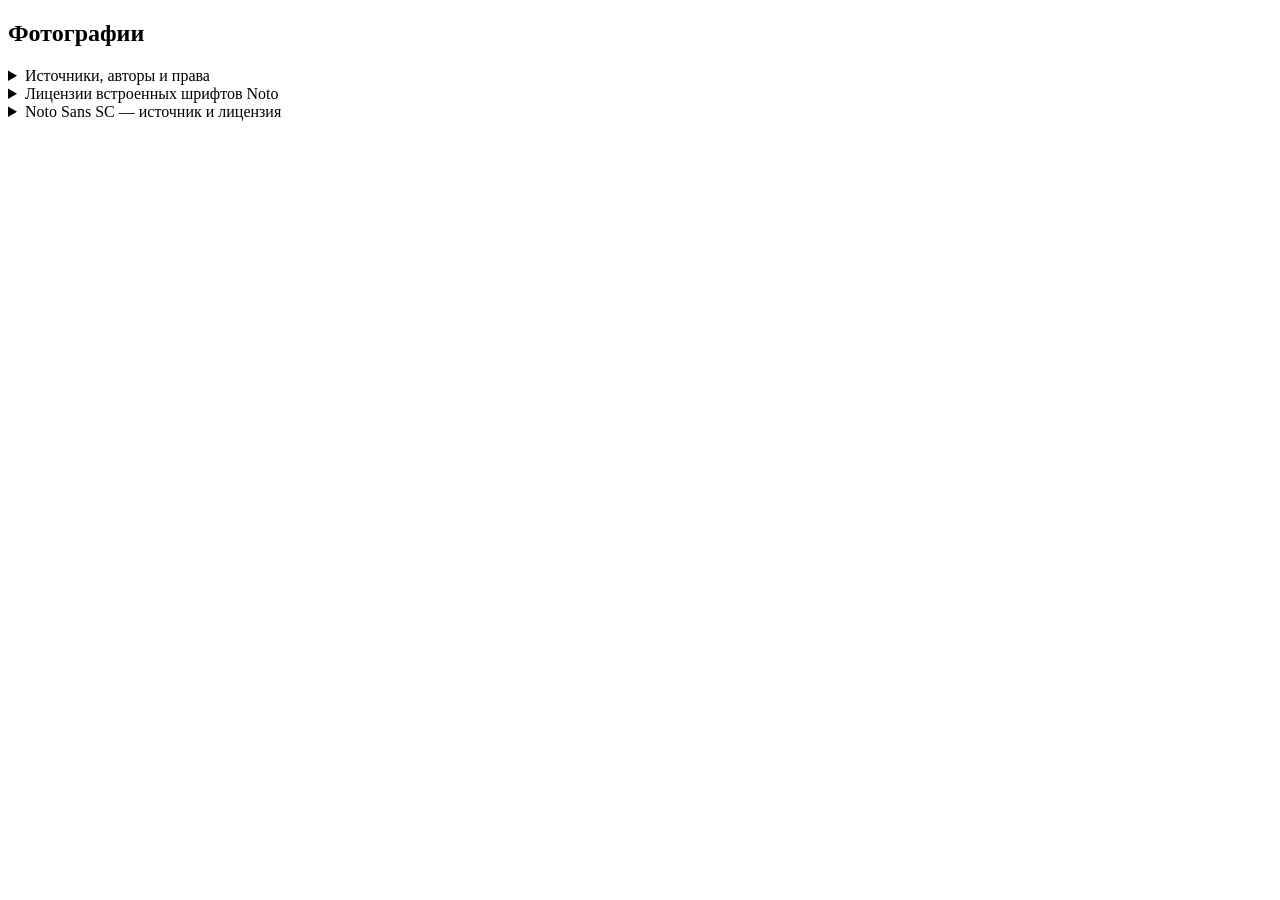
<file: programme/SOURCES-AND-LICENCES.html>
<!DOCTYPE html>
<html><head><meta charset="utf-8"/><title>Programme image provenance and font licences</title></head><body><section aria-labelledby="sources-title" class="sources" id="sources"><h2 id="sources-title">Фотографии</h2><details><summary>Источники, авторы и права</summary><ul class="credit-list"><li><strong>Москва зимой</strong><p>Provided by organizer. —</p></li><li><strong>Самолёт Аэрофлота в зимнем Шереметьево</strong><p>Фотография предоставлена Владиславом; автор не установлен. Публичные права не установлены; закрытый предпросмотр</p></li><li><strong>Maidens Hotel Moscow</strong><p>Источник: RUSSPASS. Права публичного использования не установлены. Только закрытый просмотр.</p><a href="https://cms-business.russpass.ru/media/images/747541075_1162840578.jpg" rel="noopener noreferrer" target="_blank">Источник фотографии</a></li><li><strong>Чёрный микроавтобус Mercedes-Benz на заснеженной дороге</strong><p>Фотография предоставлена Владиславом; автор не установлен. Публичные права не установлены; закрытый предпросмотр</p></li><li><strong>Лобби Maidens Hotel Moscow</strong><p>Maidens Hotel Moscow. Не обнаружена открытая лицензия; first-party website photograph, private-preview-only; public reuse not cleared</p><a href="https://maidenshotel.ru/en/gallery/" rel="noopener noreferrer" target="_blank">Источник фотографии</a></li><li><strong>Номер Maidens Hotel Moscow</strong><p>Maidens Hotel Moscow. Не обнаружена открытая лицензия; first-party website photograph, private-preview-only; public reuse not cleared</p><a href="https://maidenshotel.ru/en/gallery/" rel="noopener noreferrer" target="_blank">Источник фотографии</a></li><li><strong>Интерьер ресторана «Чемодан», Москва</strong><p>Сибирский ресторан «Чемодан», Москва. Не обнаружена открытая лицензия; first-party website photograph, private-preview-only; public reuse not cleared</p><a href="https://msk-chemodan.ru/gallery/" rel="noopener noreferrer" target="_blank">Источник фотографии</a></li><li><strong>Сибирские закуски · ресторан «Чемодан»</strong><p>Сибирский ресторан «Чемодан», Москва. Не обнаружена открытая лицензия; first-party website photograph, private-preview-only; public reuse not cleared</p><a href="https://chemodan-msk.ru/" rel="noopener noreferrer" target="_blank">Источник фотографии</a></li><li><strong>Maidens Hotel Moscow</strong><p>Источник: RUSSPASS. Права публичного использования не установлены. Только закрытый просмотр.</p><a href="https://cms-business.russpass.ru/media/images/747541075_1162840578.jpg" rel="noopener noreferrer" target="_blank">Источник фотографии</a></li><li><strong>Монумент «Рабочий и колхозница»: крупный план скульптур</strong><p>ВДНХ. Права публичного использования не установлены. Только закрытый просмотр; разрешение на публикацию не получено.</p><a href="https://vdnh.ru/places/pavilon-rabochiy-i-kolkhoznitsa/" rel="noopener noreferrer" target="_blank">Источник фотографии</a></li><li><strong>Катание на коньках в Национальном конькобежном овале, Пекин, 4 января 2025 года. Иллюстрация катания, не ВДНХ.</strong><p>Xinhua / источник: Государственный совет КНР. Права публичного использования не установлены. Только закрытый просмотр; разрешение на публикацию не получено.</p><a href="https://english.www.gov.cn/news/202501/05/content_WS6779db73c6d0868f4e8ee868.html" rel="noopener noreferrer" target="_blank">Источник фотографии</a></li><li><strong>Останкинская телебашня в полный рост; снег и заснеженные деревья</strong><p>Останкинская телебашня / официальный Telegram-канал. Права публичного использования не установлены. Только закрытый просмотр; разрешение на публикацию не получено.</p><a href="https://t.me/ostankino_tvtower/256" rel="noopener noreferrer" target="_blank">Источник фотографии</a></li><li><strong>Ракета «Восток» и павильон «Космос» на ВДНХ зимой, со снегом</strong><p>lidik2012 / LiveJournal. Права публичного использования не установлены. Только закрытый просмотр; разрешение на публикацию не получено.</p><a href="https://lidik2012.livejournal.com/818530.html" rel="noopener noreferrer" target="_blank">Источник фотографии</a></li><li><strong>Кабинет Сталина — музейная реконструкция со столом в Бункере-42 на Таганке, Москва</strong><p>Музей «Бункер-42». Права публичного использования не установлены. Только закрытый просмотр; разрешение на публикацию не получено.</p><a href="https://bunker42.com/bunkery-stalina/" rel="noopener noreferrer" target="_blank">Источник фотографии</a></li><li><strong>Небоскрёбы Москва-Сити зимой: снег на берегу Москвы-реки</strong><p>СВ Окна ВДНХ / photo.svokna-vdnh.ru. Источник указывает CC BY-NC-ND 4.0; только частный просмотр, исходное изображение сохранено; в HTML уменьшено и сжато, без изменения содержания.</p><a href="https://photo.svokna-vdnh.ru/moskva-siti/" rel="noopener noreferrer" target="_blank">Источник фотографии</a><a href="https://creativecommons.org/licenses/by-nc-nd/4.0/" rel="noopener noreferrer" target="_blank">Лицензия</a></li><li><strong>Кремль зимой</strong><p>Provided by organizer. —</p></li><li><strong>Красная площадь зимой</strong><p>Adobe Stock, автор не указан; изображение предоставлено Владиславом. Превью Adobe Stock с водяными знаками, лицензия не предоставлена; только закрытый просмотр</p></li><li><strong>Офис Яндекса</strong><p>WikiFido. [CC BY-SA 4.0](https://creativecommons.org/licenses/by-sa/4.0)</p><a href="https://commons.wikimedia.org/wiki/File:Yandex_main_office.jpg" rel="noopener noreferrer" target="_blank">Источник фотографии</a></li><li><strong>Кампус SKOLKOVO</strong><p>MBH. [CC BY-SA 4.0](https://creativecommons.org/licenses/by-sa/4.0)</p><a href="https://commons.wikimedia.org/wiki/File:Skolkovo_business_school_51.jpg" rel="noopener noreferrer" target="_blank">Источник фотографии</a></li><li><strong>AZIMUT Сити Отель Мурманск</strong><p>Официальный сайт отеля. Права публичного использования не установлены. Только закрытый просмотр.</p><a href="https://azimuthotels.com/resize/uploads/admin/699d2e6d40d4bdc706b724ee5776472fc0f1d718.webp?w=792&amp;h=490" rel="noopener noreferrer" target="_blank">Источник фотографии</a></li><li><strong>Maidens Hotel Moscow</strong><p>Источник: RUSSPASS. Права публичного использования не установлены. Только закрытый просмотр.</p><a href="https://cms-business.russpass.ru/media/images/747541075_1162840578.jpg" rel="noopener noreferrer" target="_blank">Источник фотографии</a></li><li><strong>Самолёт Аэрофлота в полёте</strong><p>Фотография предоставлена Владиславом; автор не установлен. Публичные права не установлены; закрытый предпросмотр</p></li><li><strong>Зимний вид на храм Христа Спасителя с пешеходного моста</strong><p>Предоставлено Владиславом; автор не установлен. Публичные права не установлены; закрытый предпросмотр</p></li><li><strong>Компания в халатах отдыхает в бане за столом с напитками</strong><p>Предоставлено Владиславом; автор не установлен. Публичные права не установлены; закрытый предпросмотр</p></li><li><strong>Банное парение с вениками в деревянной парной</strong><p>Предоставлено Владиславом; автор не установлен. Публичные права не установлены; закрытый предпросмотр</p></li><li><strong>Аудитория школы управления СКОЛКОВО</strong><p>Предоставлено Владиславом; автор не установлен. Публичные права не установлены; закрытый предпросмотр</p></li><li><strong>Зимняя Москва из самолёта; крыло слева, © Kirill Umrikhin</strong><p>Kirill Umrikhin — по видимой авторской отметке; фото предоставлено пользователем. Права публичного использования не установлены. Только закрытый просмотр.</p></li><li><strong>Лобби и стойка регистрации AZIMUT Сити Отель Мурманск</strong><p>AZIMUT Hotels / фотограф не указан. Права публичного использования не установлены. Только закрытый просмотр.</p><a href="https://azimuthotels.com/ru/murmansk/azimut-hotel-murmansk" rel="noopener noreferrer" target="_blank">Источник фотографии</a></li><li><strong>Фаланги камчатского краба на льду — гастрономическая иллюстрация</strong><p>GASTON, Мурманск / фотограф не указан. Права публичного использования не установлены. Только закрытый просмотр.</p><a href="https://gastonrest.ru/" rel="noopener noreferrer" target="_blank">Источник фотографии</a></li><li><strong>Панорама заснеженного каменистого берега и моря под облачным небом</strong><p>Предоставлено Владиславом в DOCX; автор не установлен. Публичные права не установлены; закрытый предпросмотр</p></li><li><strong>Скелет кита на снегу перед зданиями в Териберке</strong><p>Предоставлено Владиславом в DOCX; автор не установлен. Публичные права не установлены; закрытый предпросмотр</p></li><li><strong>Обед: суп, посуда и графины на столе с надписью «Териберский берег»</strong><p>Предоставлено Владиславом в DOCX; автор не установлен. Публичные права не установлены; закрытый предпросмотр</p></li><li><strong>Хвост кита над водой, лодки и заснеженный берег</strong><p>Предоставлено Владиславом в DOCX; автор не установлен. Публичные права не установлены; закрытый предпросмотр</p></li><li><strong>Морские ежи и открытые раковины гребешков на разделочных досках</strong><p>Предоставлено Владиславом в DOCX; автор не установлен. Публичные права не установлены; закрытый предпросмотр</p></li><li><strong>Северное сияние у Териберки</strong><p>Ted.ns. CC BY 4.0. Ted.ns. Фотография от 25 ноября 2020 года; уменьшена, сжата и кадрирована для карточки 3:2.</p><a href="https://commons.wikimedia.org/wiki/File:Всполох.jpg" rel="noopener noreferrer" target="_blank">Источник фотографии</a><a href="https://creativecommons.org/licenses/by/4.0/" rel="noopener noreferrer" target="_blank">Лицензия</a></li><li><strong>AZIMUT Сити Отель Мурманск</strong><p>Официальный сайт отеля. Права публичного использования не установлены. Только закрытый просмотр.</p><a href="https://azimuthotels.com/resize/uploads/admin/699d2e6d40d4bdc706b724ee5776472fc0f1d718.webp?w=792&amp;h=490" rel="noopener noreferrer" target="_blank">Источник фотографии</a></li><li><strong>Зимний промышленный комплекс в Мончегорске, фотография из документа</strong><p>Фотография из документа организатора; исходный автор не установлен. Предоставлено в DOCX; публичные права не установлены. Закрытый просмотр.</p></li><li><strong>Производственный цех, фотография из документа</strong><p>Фотография из документа организатора; исходный автор не установлен. Предоставлено в DOCX; публичные права не установлены. Закрытый просмотр.</p></li><li><strong>Стела «Кольская ГМК» зимой, фотография из документа</strong><p>Фотография из документа организатора; исходный автор не установлен. Предоставлено в DOCX; публичные права не установлены. Закрытый просмотр.</p></li><li><strong>Работник в производственном цехе, фотография из документа</strong><p>ZAVODFOTO.RU — маркировка на фотографии; предоставлено организатором в DOCX. Предоставлено в DOCX; публичные права не установлены. Закрытый просмотр.</p></li><li><strong>Пулково зимой вечером: исторический терминал, вывеска AIRPORT и снег у дороги</strong><p>alexandergroshev. CC BY 3.0; архивное фото 2 марта 2012. Уменьшено и сжато; кадрирование при отображении.</p><a href="https://commons.wikimedia.org/wiki/File:Moskovsky_District%2C_St_Petersburg%2C_Russia_-_panoramio_%2815%29.jpg?uselang=en" rel="noopener noreferrer" target="_blank">Источник фотографии</a><a href="https://creativecommons.org/licenses/by/3.0/" rel="noopener noreferrer" target="_blank">Лицензия</a></li><li><strong>Невский проспект зимой вечером: дома 92–94 и новогодние украшения</strong><p>AndreyA (Андрей!). Общественное достояние (PD-self). Архивное фото; уменьшено и сжато; кадрирование при отображении.</p><a href="https://commons.wikimedia.org/wiki/File:Nevsky_92-94_-_winter_2007.jpg?uselang=en" rel="noopener noreferrer" target="_blank">Источник фотографии</a><a href="https://commons.wikimedia.org/wiki/File:Nevsky_92-94_-_winter_2007.jpg?uselang=en" rel="noopener noreferrer" target="_blank">Лицензия</a></li><li><strong>Отель «Англетер» вечером</strong><p>Предоставлено Владиславом; автор не установлен. Публичные права не установлены; закрытый предпросмотр</p></li><li><strong>Санкт-Петербург зимой: мост, замёрзшая Нева и Исаакиевский собор</strong><p>Evgenii Zolotarev. [Unsplash License](https://unsplash.com/license) Adaptation: rectangular crop and WebP re-encoding; no content retouching. CC BY-SA adaptations retain the same licence.</p><a href="https://unsplash.com/photos/a-bridge-over-a-frozen-river-with-a-building-in-the-background-yESKxiijQ3w" rel="noopener noreferrer" target="_blank">Источник фотографии</a><a href="https://unsplash.com/license" rel="noopener noreferrer" target="_blank">Лицензия</a></li><li><strong>Купола и заснеженные кровли храма Спаса на Крови днём</strong><p>Vlasne. CC BY-SA 3.0 Spain Adaptation: rectangular crop and WebP re-encoding; no content retouching. CC BY-SA adaptations retain the same licence.</p><a href="https://commons.wikimedia.org/wiki/File:The_Church_of_the_Savior_on_Spilled_Blood_in_winter.JPG" rel="noopener noreferrer" target="_blank">Источник фотографии</a><a href="https://creativecommons.org/licenses/by-sa/3.0/es/deed.en" rel="noopener noreferrer" target="_blank">Лицензия</a></li><li><strong>Зимний дворец и замёрзшая Нева</strong><p>Eugene Slobodin. [CC BY-SA 4.0](https://creativecommons.org/licenses/by-sa/4.0) Adaptation: rectangular crop and WebP re-encoding; no content retouching. CC BY-SA adaptations retain the same licence.</p><a href="https://commons.wikimedia.org/wiki/File:Hermitage_und_Frozen_River_Neva.JPG" rel="noopener noreferrer" target="_blank">Источник фотографии</a><a href="https://creativecommons.org/licenses/by-sa/4.0/" rel="noopener noreferrer" target="_blank">Лицензия</a></li><li><strong>Парадная лестница с красной дорожкой, золочёным декором и росписью потолка</strong><p>User-supplied DOCX; photographer not stated. Public reuse licence not established. Retained for authorised private prototype preparation. Adaptation: rectangular crop and WebP re-encoding; no content retouching. CC BY-SA adaptations retain the same licence.</p></li><li><strong>Ресторанный зал с посетителями и видом на освещённый Исаакиевский собор</strong><p>User-supplied DOCX; photographer not stated. Public reuse licence not established. Retained for authorised private prototype preparation. Adaptation: rectangular crop and WebP re-encoding; no content retouching. CC BY-SA adaptations retain the same licence.</p></li><li><strong>Зимний дворец и Александровская колонна ночью</strong><p>User-supplied DOCX; photographer not stated. Public reuse licence not established. Retained for authorised private prototype preparation. Adaptation: rectangular crop and WebP re-encoding; no content retouching. CC BY-SA adaptations retain the same licence.</p></li><li><strong>Отель «Англетер» вечером</strong><p>Предоставлено Владиславом; автор не установлен. Публичные права не установлены; закрытый предпросмотр</p></li></ul><p class="note">Фотографии уменьшены и сжаты; кадрирование выполняется при отображении. Шрифты Noto Sans и Noto Serif — SIL Open Font License 1.1.</p></details><details class="license"><summary>Лицензии встроенных шрифтов Noto</summary><h3>notosans</h3><pre>Copyright 2022 The Noto Project Authors (https://github.com/notofonts/latin-greek-cyrillic)

This Font Software is licensed under the SIL Open Font License, Version 1.1.
This license is copied below, and is also available with a FAQ at:
https://scripts.sil.org/OFL


-----------------------------------------------------------
SIL OPEN FONT LICENSE Version 1.1 - 26 February 2007
-----------------------------------------------------------

PREAMBLE
The goals of the Open Font License (OFL) are to stimulate worldwide
development of collaborative font projects, to support the font creation
efforts of academic and linguistic communities, and to provide a free and
open framework in which fonts may be shared and improved in partnership
with others.

The OFL allows the licensed fonts to be used, studied, modified and
redistributed freely as long as they are not sold by themselves. The
fonts, including any derivative works, can be bundled, embedded, 
redistributed and/or sold with any software provided that any reserved
names are not used by derivative works. The fonts and derivatives,
however, cannot be released under any other type of license. The
requirement for fonts to remain under this license does not apply
to any document created using the fonts or their derivatives.

DEFINITIONS
"Font Software" refers to the set of files released by the Copyright
Holder(s) under this license and clearly marked as such. This may
include source files, build scripts and documentation.

"Reserved Font Name" refers to any names specified as such after the
copyright statement(s).

"Original Version" refers to the collection of Font Software components as
distributed by the Copyright Holder(s).

"Modified Version" refers to any derivative made by adding to, deleting,
or substituting -- in part or in whole -- any of the components of the
Original Version, by changing formats or by porting the Font Software to a
new environment.

"Author" refers to any designer, engineer, programmer, technical
writer or other person who contributed to the Font Software.

PERMISSION &amp; CONDITIONS
Permission is hereby granted, free of charge, to any person obtaining
a copy of the Font Software, to use, study, copy, merge, embed, modify,
redistribute, and sell modified and unmodified copies of the Font
Software, subject to the following conditions:

1) Neither the Font Software nor any of its individual components,
in Original or Modified Versions, may be sold by itself.

2) Original or Modified Versions of the Font Software may be bundled,
redistributed and/or sold with any software, provided that each copy
contains the above copyright notice and this license. These can be
included either as stand-alone text files, human-readable headers or
in the appropriate machine-readable metadata fields within text or
binary files as long as those fields can be easily viewed by the user.

3) No Modified Version of the Font Software may use the Reserved Font
Name(s) unless explicit written permission is granted by the corresponding
Copyright Holder. This restriction only applies to the primary font name as
presented to the users.

4) The name(s) of the Copyright Holder(s) or the Author(s) of the Font
Software shall not be used to promote, endorse or advertise any
Modified Version, except to acknowledge the contribution(s) of the
Copyright Holder(s) and the Author(s) or with their explicit written
permission.

5) The Font Software, modified or unmodified, in part or in whole,
must be distributed entirely under this license, and must not be
distributed under any other license. The requirement for fonts to
remain under this license does not apply to any document created
using the Font Software.

TERMINATION
This license becomes null and void if any of the above conditions are
not met.

DISCLAIMER
THE FONT SOFTWARE IS PROVIDED "AS IS", WITHOUT WARRANTY OF ANY KIND,
EXPRESS OR IMPLIED, INCLUDING BUT NOT LIMITED TO ANY WARRANTIES OF
MERCHANTABILITY, FITNESS FOR A PARTICULAR PURPOSE AND NONINFRINGEMENT
OF COPYRIGHT, PATENT, TRADEMARK, OR OTHER RIGHT. IN NO EVENT SHALL THE
COPYRIGHT HOLDER BE LIABLE FOR ANY CLAIM, DAMAGES OR OTHER LIABILITY,
INCLUDING ANY GENERAL, SPECIAL, INDIRECT, INCIDENTAL, OR CONSEQUENTIAL
DAMAGES, WHETHER IN AN ACTION OF CONTRACT, TORT OR OTHERWISE, ARISING
FROM, OUT OF THE USE OR INABILITY TO USE THE FONT SOFTWARE OR FROM
OTHER DEALINGS IN THE FONT SOFTWARE.
</pre><h3>notoserif</h3><pre>Copyright 2022 The Noto Project Authors (https://github.com/notofonts/latin-greek-cyrillic)

This Font Software is licensed under the SIL Open Font License, Version 1.1.
This license is copied below, and is also available with a FAQ at:
https://scripts.sil.org/OFL


-----------------------------------------------------------
SIL OPEN FONT LICENSE Version 1.1 - 26 February 2007
-----------------------------------------------------------

PREAMBLE
The goals of the Open Font License (OFL) are to stimulate worldwide
development of collaborative font projects, to support the font creation
efforts of academic and linguistic communities, and to provide a free and
open framework in which fonts may be shared and improved in partnership
with others.

The OFL allows the licensed fonts to be used, studied, modified and
redistributed freely as long as they are not sold by themselves. The
fonts, including any derivative works, can be bundled, embedded, 
redistributed and/or sold with any software provided that any reserved
names are not used by derivative works. The fonts and derivatives,
however, cannot be released under any other type of license. The
requirement for fonts to remain under this license does not apply
to any document created using the fonts or their derivatives.

DEFINITIONS
"Font Software" refers to the set of files released by the Copyright
Holder(s) under this license and clearly marked as such. This may
include source files, build scripts and documentation.

"Reserved Font Name" refers to any names specified as such after the
copyright statement(s).

"Original Version" refers to the collection of Font Software components as
distributed by the Copyright Holder(s).

"Modified Version" refers to any derivative made by adding to, deleting,
or substituting -- in part or in whole -- any of the components of the
Original Version, by changing formats or by porting the Font Software to a
new environment.

"Author" refers to any designer, engineer, programmer, technical
writer or other person who contributed to the Font Software.

PERMISSION &amp; CONDITIONS
Permission is hereby granted, free of charge, to any person obtaining
a copy of the Font Software, to use, study, copy, merge, embed, modify,
redistribute, and sell modified and unmodified copies of the Font
Software, subject to the following conditions:

1) Neither the Font Software nor any of its individual components,
in Original or Modified Versions, may be sold by itself.

2) Original or Modified Versions of the Font Software may be bundled,
redistributed and/or sold with any software, provided that each copy
contains the above copyright notice and this license. These can be
included either as stand-alone text files, human-readable headers or
in the appropriate machine-readable metadata fields within text or
binary files as long as those fields can be easily viewed by the user.

3) No Modified Version of the Font Software may use the Reserved Font
Name(s) unless explicit written permission is granted by the corresponding
Copyright Holder. This restriction only applies to the primary font name as
presented to the users.

4) The name(s) of the Copyright Holder(s) or the Author(s) of the Font
Software shall not be used to promote, endorse or advertise any
Modified Version, except to acknowledge the contribution(s) of the
Copyright Holder(s) and the Author(s) or with their explicit written
permission.

5) The Font Software, modified or unmodified, in part or in whole,
must be distributed entirely under this license, and must not be
distributed under any other license. The requirement for fonts to
remain under this license does not apply to any document created
using the Font Software.

TERMINATION
This license becomes null and void if any of the above conditions are
not met.

DISCLAIMER
THE FONT SOFTWARE IS PROVIDED "AS IS", WITHOUT WARRANTY OF ANY KIND,
EXPRESS OR IMPLIED, INCLUDING BUT NOT LIMITED TO ANY WARRANTIES OF
MERCHANTABILITY, FITNESS FOR A PARTICULAR PURPOSE AND NONINFRINGEMENT
OF COPYRIGHT, PATENT, TRADEMARK, OR OTHER RIGHT. IN NO EVENT SHALL THE
COPYRIGHT HOLDER BE LIABLE FOR ANY CLAIM, DAMAGES OR OTHER LIABILITY,
INCLUDING ANY GENERAL, SPECIAL, INDIRECT, INCIDENTAL, OR CONSEQUENTIAL
DAMAGES, WHETHER IN AN ACTION OF CONTRACT, TORT OR OTHERWISE, ARISING
FROM, OUT OF THE USE OR INABILITY TO USE THE FONT SOFTWARE OR FROM
OTHER DEALINGS IN THE FONT SOFTWARE.
</pre></details><details class="license" data-i18n-ui="true"><summary id="cjk-font-source-label">Noto Sans SC — источник и лицензия</summary><p><a href="https://github.com/google/fonts/tree/main/ofl/notosanssc" rel="noopener noreferrer">Noto Sans SC · Google Fonts</a></p><pre translate="no">Copyright 2014-2021 Adobe (http://www.adobe.com/), with Reserved Font Name 'Source'

This Font Software is licensed under the SIL Open Font License, Version 1.1.
This license is copied below, and is also available with a FAQ at:
https://scripts.sil.org/OFL


-----------------------------------------------------------
SIL OPEN FONT LICENSE Version 1.1 - 26 February 2007
-----------------------------------------------------------

PREAMBLE
The goals of the Open Font License (OFL) are to stimulate worldwide
development of collaborative font projects, to support the font creation
efforts of academic and linguistic communities, and to provide a free and
open framework in which fonts may be shared and improved in partnership
with others.

The OFL allows the licensed fonts to be used, studied, modified and
redistributed freely as long as they are not sold by themselves. The
fonts, including any derivative works, can be bundled, embedded, 
redistributed and/or sold with any software provided that any reserved
names are not used by derivative works. The fonts and derivatives,
however, cannot be released under any other type of license. The
requirement for fonts to remain under this license does not apply
to any document created using the fonts or their derivatives.

DEFINITIONS
"Font Software" refers to the set of files released by the Copyright
Holder(s) under this license and clearly marked as such. This may
include source files, build scripts and documentation.

"Reserved Font Name" refers to any names specified as such after the
copyright statement(s).

"Original Version" refers to the collection of Font Software components as
distributed by the Copyright Holder(s).

"Modified Version" refers to any derivative made by adding to, deleting,
or substituting -- in part or in whole -- any of the components of the
Original Version, by changing formats or by porting the Font Software to a
new environment.

"Author" refers to any designer, engineer, programmer, technical
writer or other person who contributed to the Font Software.

PERMISSION &amp; CONDITIONS
Permission is hereby granted, free of charge, to any person obtaining
a copy of the Font Software, to use, study, copy, merge, embed, modify,
redistribute, and sell modified and unmodified copies of the Font
Software, subject to the following conditions:

1) Neither the Font Software nor any of its individual components,
in Original or Modified Versions, may be sold by itself.

2) Original or Modified Versions of the Font Software may be bundled,
redistributed and/or sold with any software, provided that each copy
contains the above copyright notice and this license. These can be
included either as stand-alone text files, human-readable headers or
in the appropriate machine-readable metadata fields within text or
binary files as long as those fields can be easily viewed by the user.

3) No Modified Version of the Font Software may use the Reserved Font
Name(s) unless explicit written permission is granted by the corresponding
Copyright Holder. This restriction only applies to the primary font name as
presented to the users.

4) The name(s) of the Copyright Holder(s) or the Author(s) of the Font
Software shall not be used to promote, endorse or advertise any
Modified Version, except to acknowledge the contribution(s) of the
Copyright Holder(s) and the Author(s) or with their explicit written
permission.

5) The Font Software, modified or unmodified, in part or in whole,
must be distributed entirely under this license, and must not be
distributed under any other license. The requirement for fonts to
remain under this license does not apply to any document created
using the Font Software.

TERMINATION
This license becomes null and void if any of the above conditions are
not met.

DISCLAIMER
THE FONT SOFTWARE IS PROVIDED "AS IS", WITHOUT WARRANTY OF ANY KIND,
EXPRESS OR IMPLIED, INCLUDING BUT NOT LIMITED TO ANY WARRANTIES OF
MERCHANTABILITY, FITNESS FOR A PARTICULAR PURPOSE AND NONINFRINGEMENT
OF COPYRIGHT, PATENT, TRADEMARK, OR OTHER RIGHT. IN NO EVENT SHALL THE
COPYRIGHT HOLDER BE LIABLE FOR ANY CLAIM, DAMAGES OR OTHER LIABILITY,
INCLUDING ANY GENERAL, SPECIAL, INDIRECT, INCIDENTAL, OR CONSEQUENTIAL
DAMAGES, WHETHER IN AN ACTION OF CONTRACT, TORT OR OTHERWISE, ARISING
FROM, OUT OF THE USE OR INABILITY TO USE THE FONT SOFTWARE OR FROM
OTHER DEALINGS IN THE FONT SOFTWARE.
</pre></details></section></body></html>
</file>
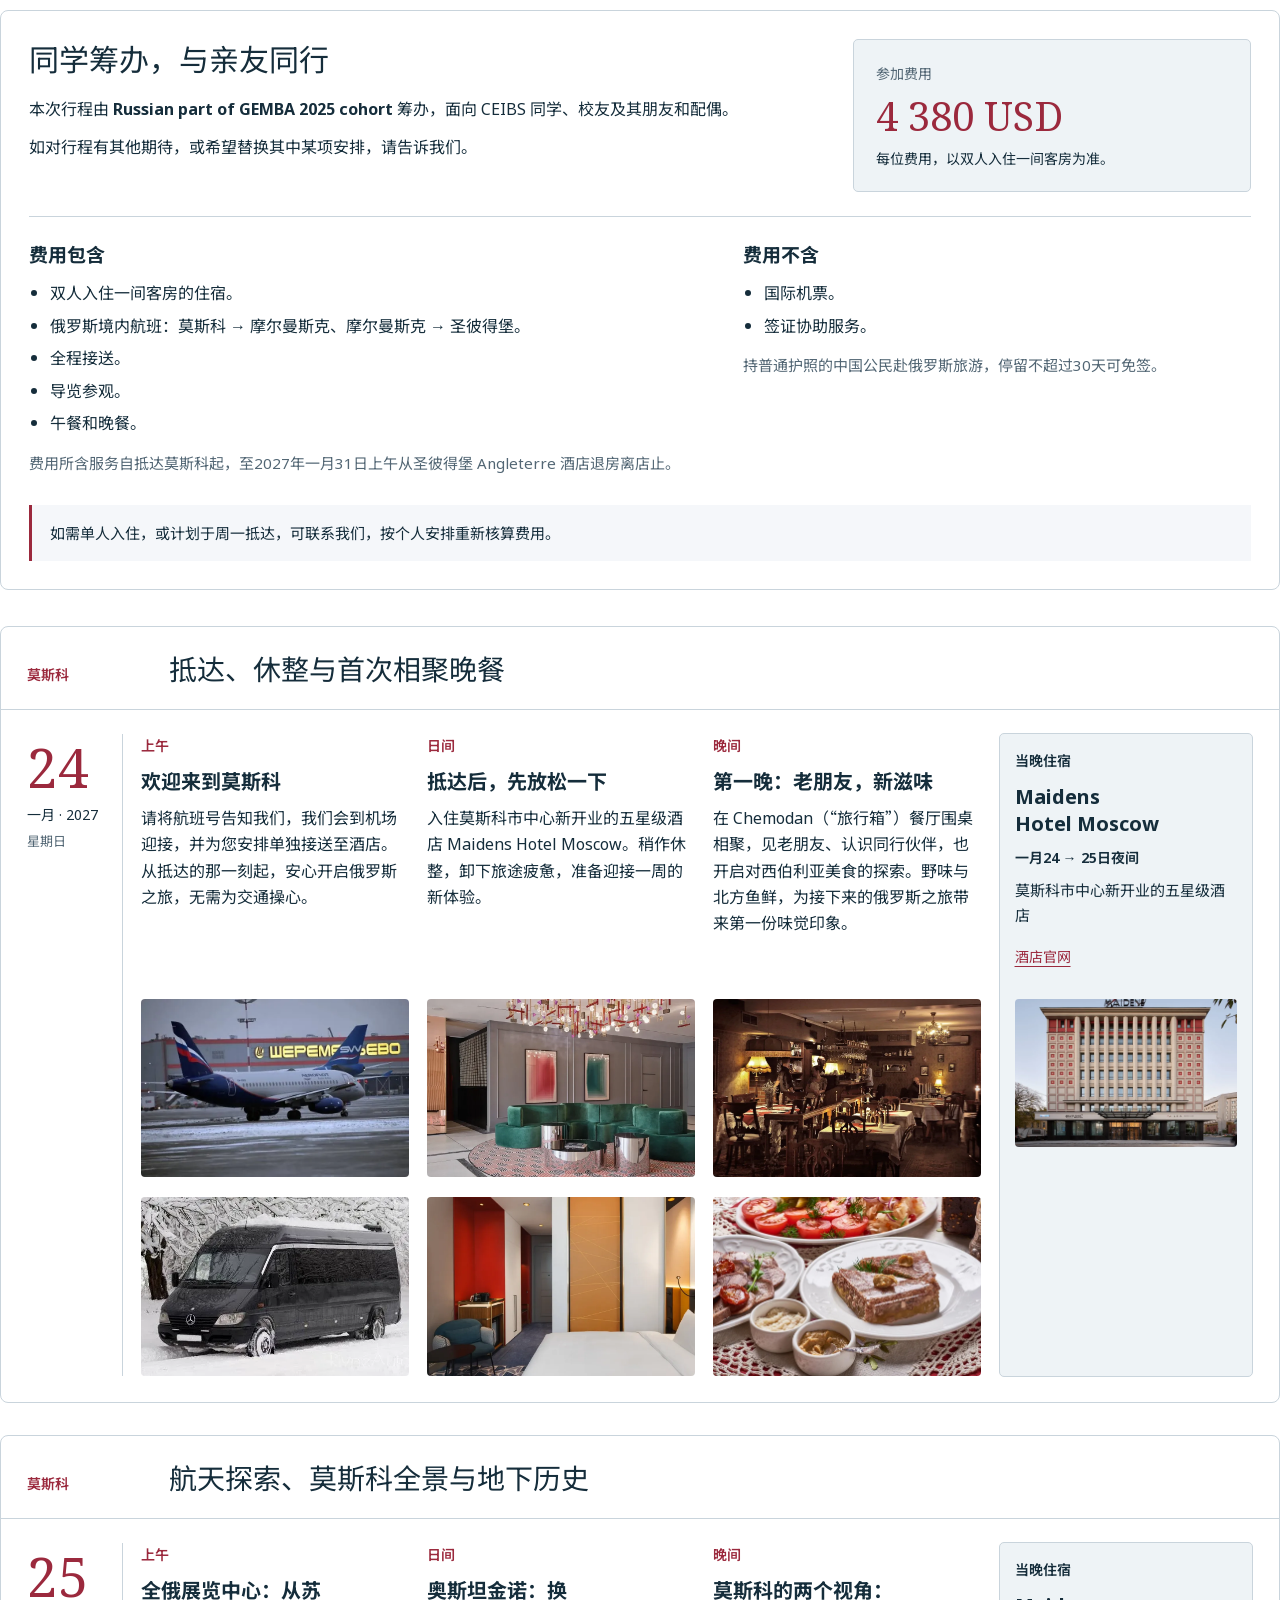
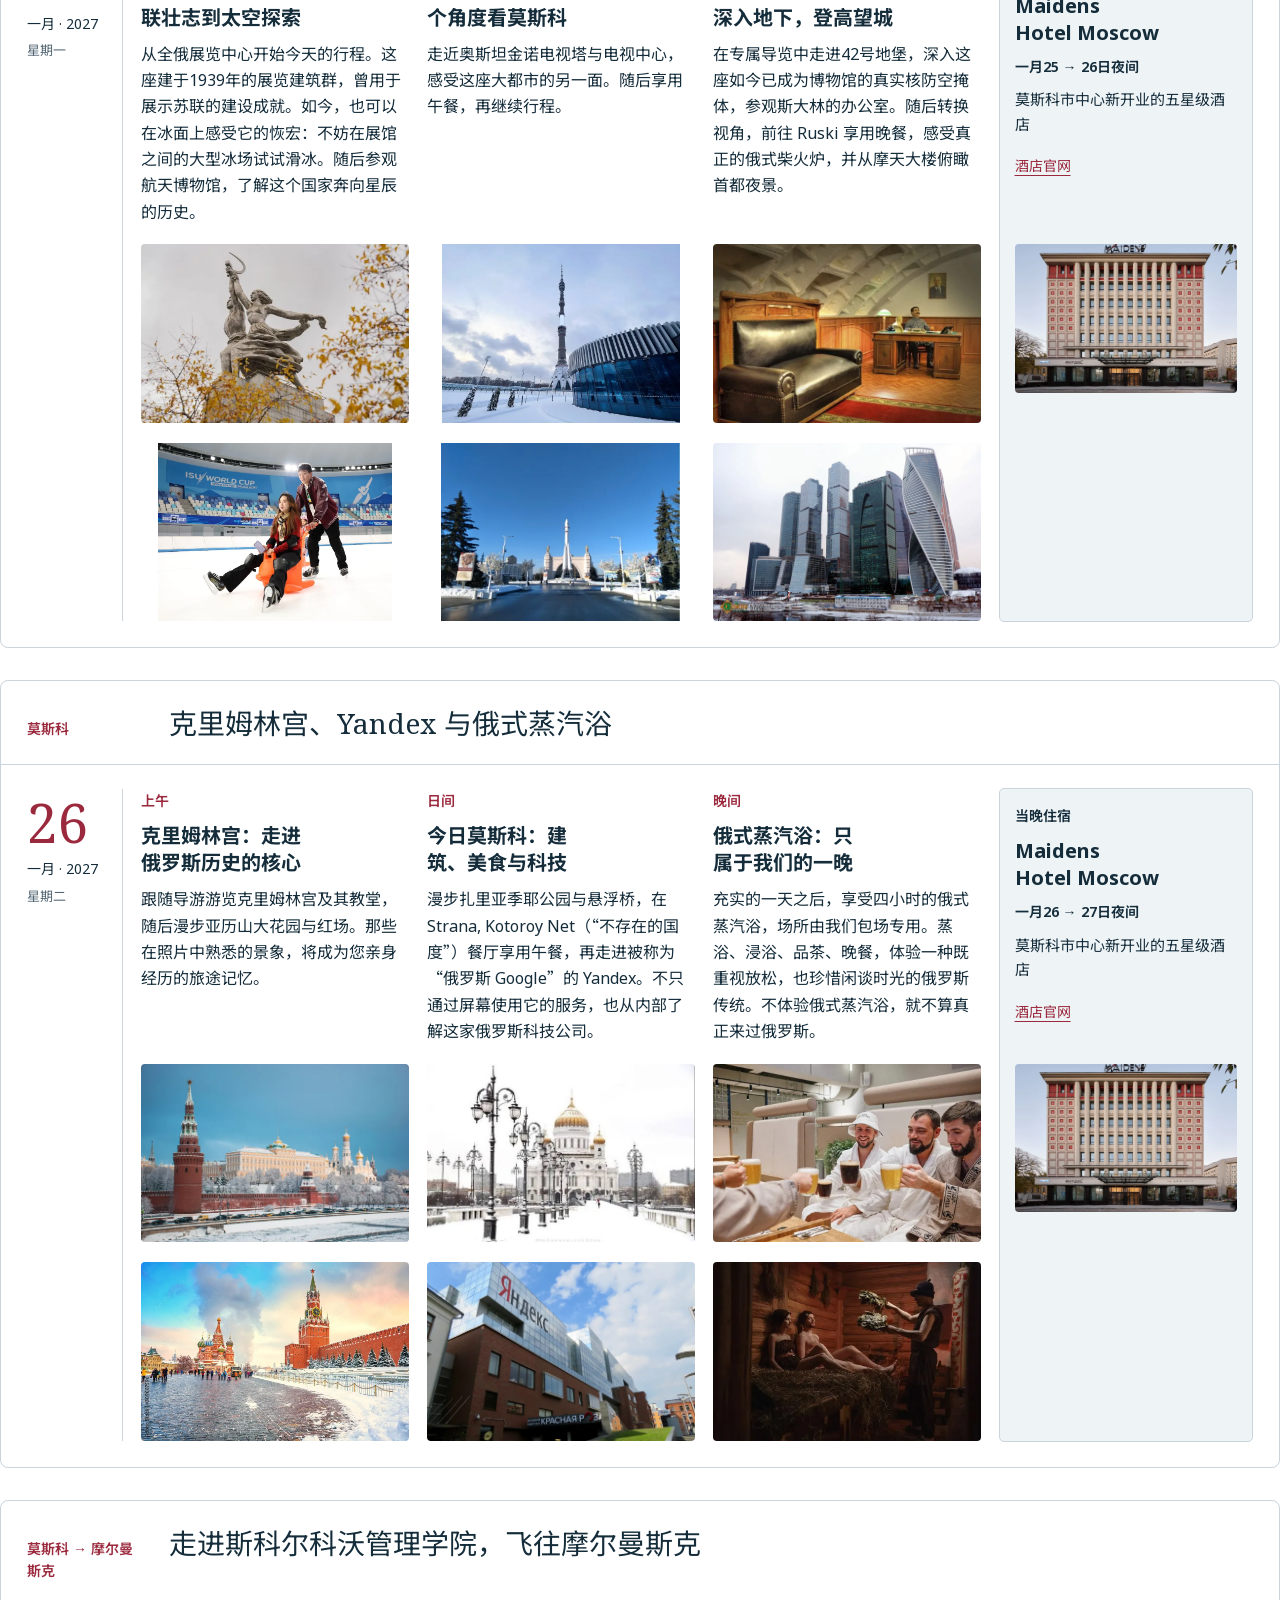
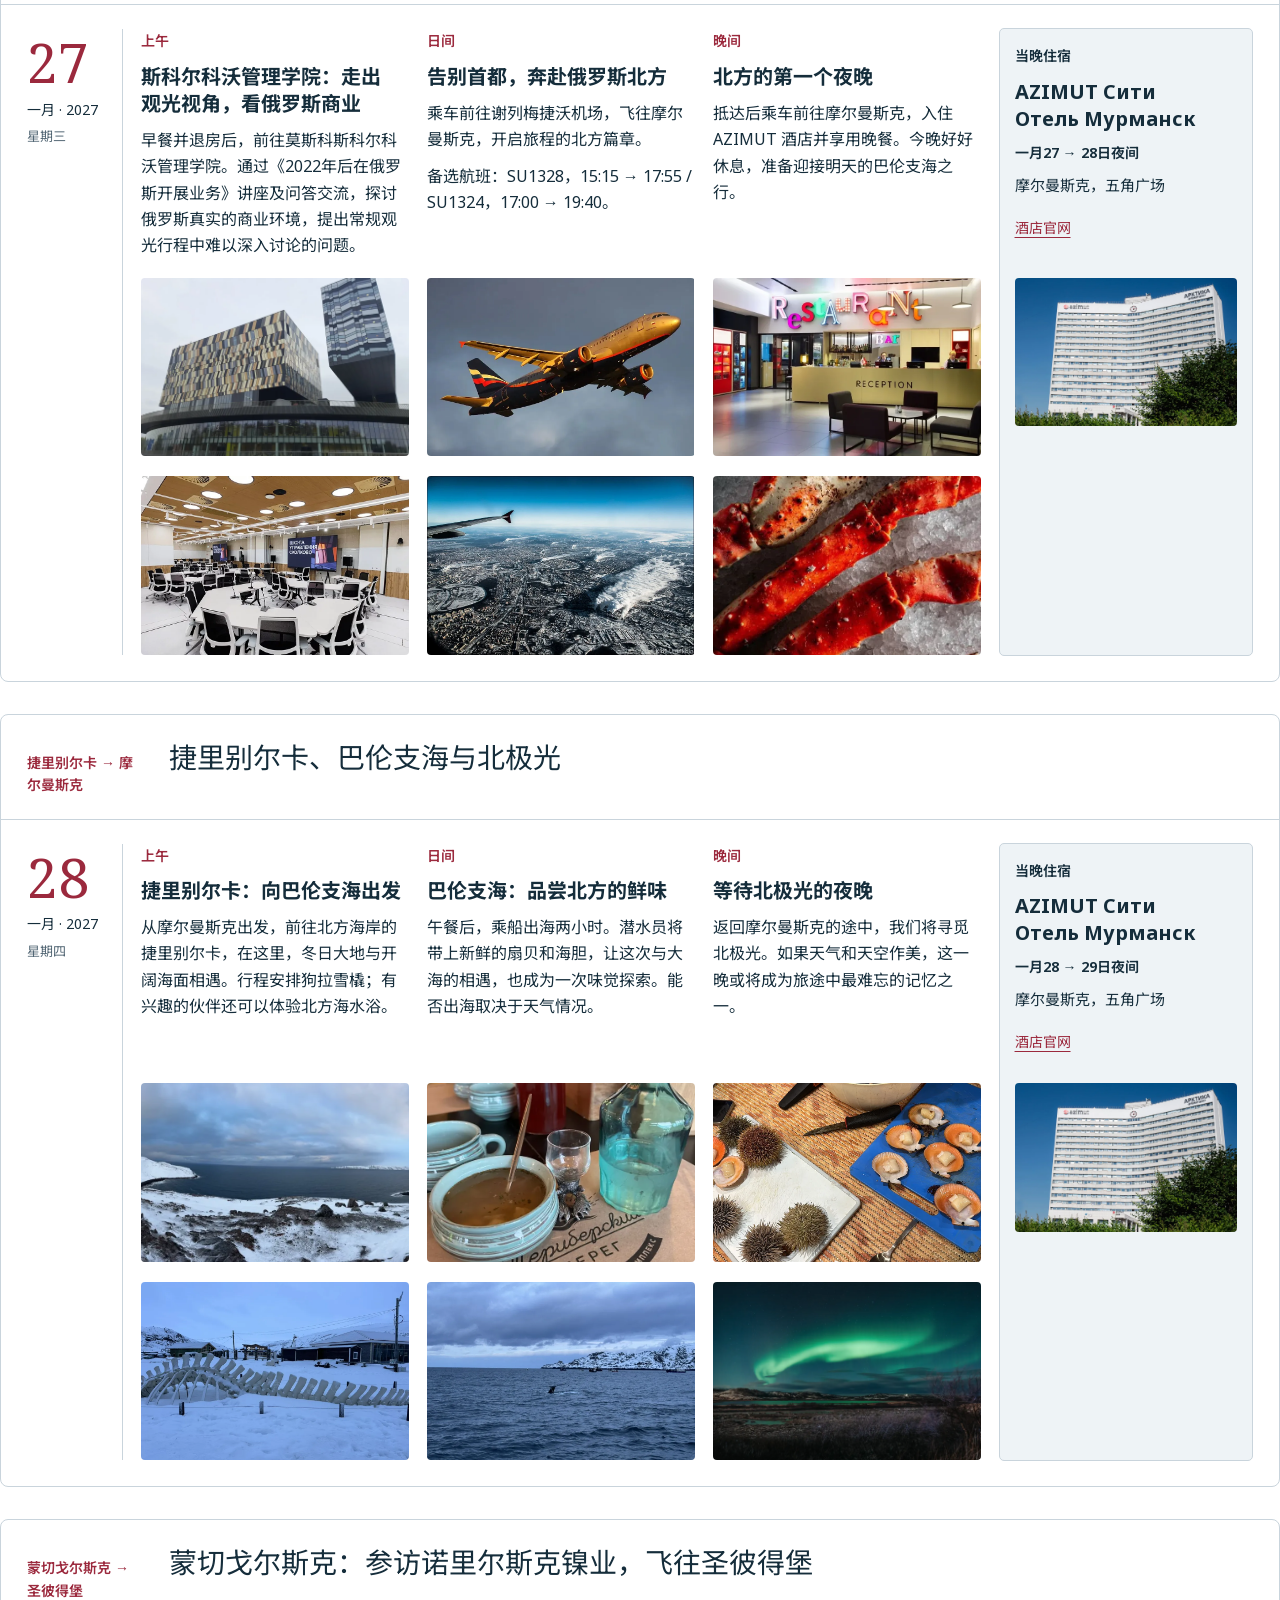
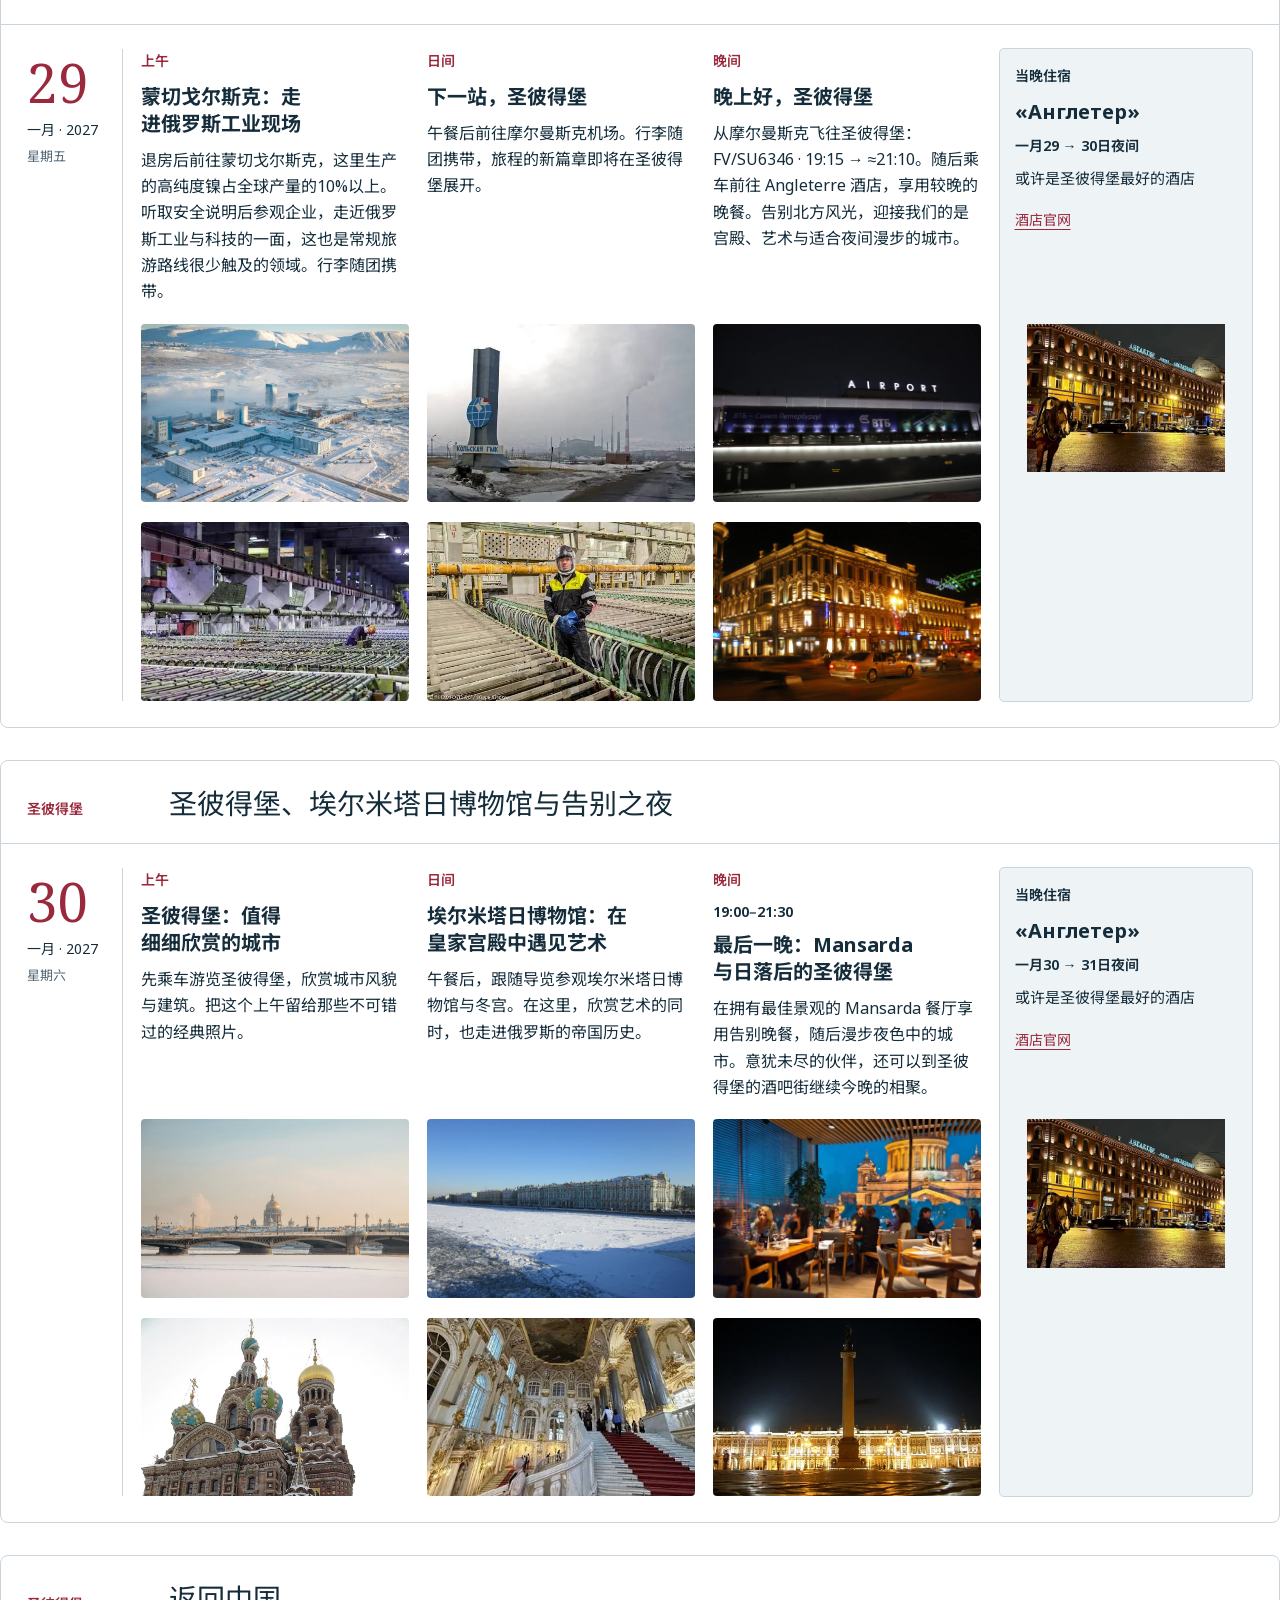
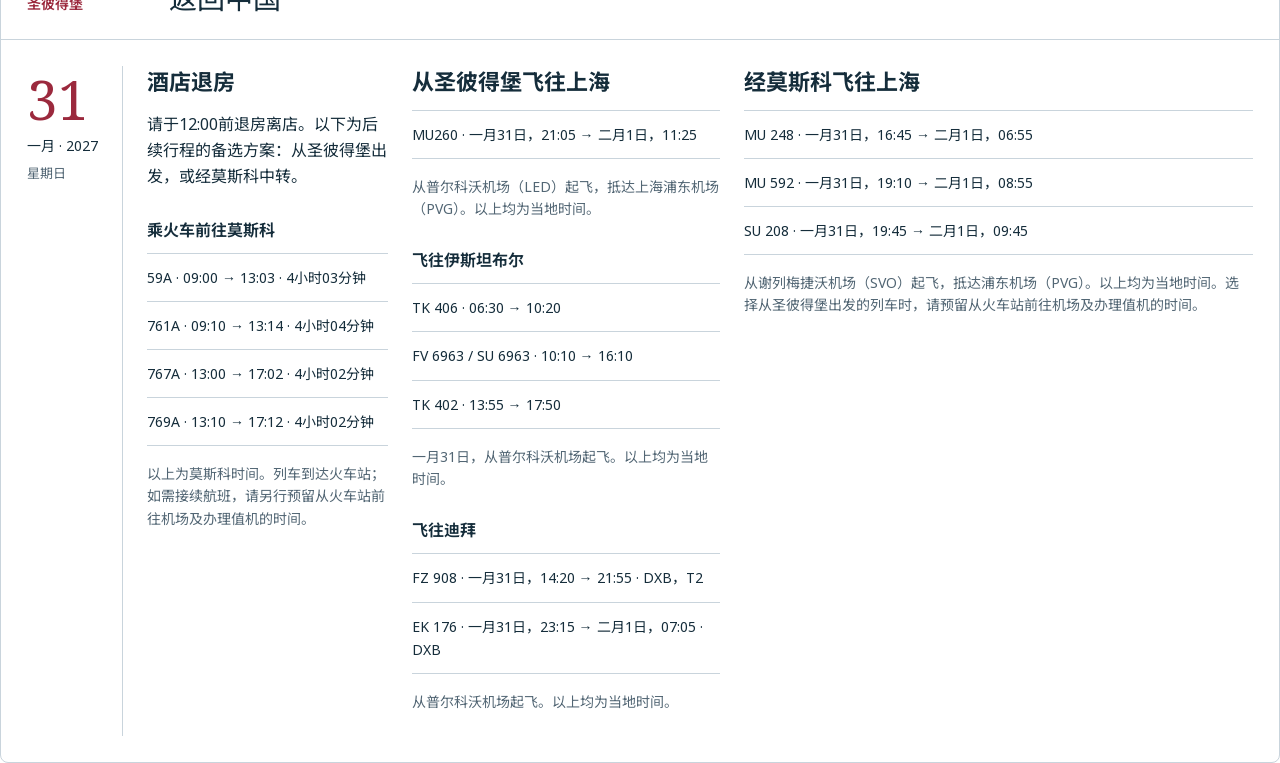
<file: programme/zh.html>
<!DOCTYPE html>
<html lang="zh-CN"><head><meta charset="utf-8"/><meta content="width=device-width, initial-scale=1" name="viewport"/><title>2027年1月24日至31日行程</title><link href="programme.css" rel="stylesheet"/></head><body><main class="wrap"><section aria-labelledby="participation-title" class="participation" id="participation">
<div class="terms-top"><div><h2 id="participation-title">同学筹办，与亲友同行</h2>
<p class="organizers">本次行程由  <strong translate="no">Russian part of GEMBA 2025 cohort</strong>  筹办，面向 CEIBS 同学、校友及其朋友和配偶。</p>
<p class="programme-wishes">如对行程有其他期待，或希望替换其中某项安排，请告诉我们。</p></div>
<div class="price-card"><p class="price-label">参加费用</p><p class="package-price" translate="no">4 380 USD</p><p class="price-basis">每位费用，以双人入住一间客房为准。</p></div></div>
<div class="terms-detail"><div><h3>费用包含</h3><ul class="included">
<li>双人入住一间客房的住宿。</li>
<li>俄罗斯境内航班：莫斯科 → 摩尔曼斯克、摩尔曼斯克 → 圣彼得堡。</li>
<li>全程接送。</li><li>导览参观。</li><li>午餐和晚餐。</li></ul>
<p class="package-window">费用所含服务自抵达莫斯科起，至2027年一月31日上午从圣彼得堡 Angleterre 酒店退房离店止。</p></div>
<div><h3>费用不含</h3><ul class="excluded"><li>国际机票。</li><li>签证协助服务。</li></ul>
<p class="visa-note">持普通护照的中国公民赴俄罗斯旅游，停留不超过30天可免签。</p></div></div>
<p class="recalculation">如需单人入住，或计划于周一抵达，可联系我们，按个人安排重新核算费用。</p>
</section><article aria-labelledby="day-24-title" class="day" data-date="2027-01-24" id="day-24"><header class="day-heading"><p class="city">莫斯科</p><h2 id="day-24-title">抵达、休整与首次相聚晚餐</h2></header><div class="day-grid"><div class="date"><time datetime="2027-01-24"><b>24</b></time><span>一月 · 2027</span><small>星期日</small></div><section aria-labelledby="day-24-morning-title" class="cell activity" data-daypart="morning"><div class="copy" data-approved-row="B4"><p class="part">上午</p><h3 id="day-24-morning-title">欢迎来到莫斯科</h3><p class="description">请将航班号告知我们，我们会到机场迎接，并为您安排单独接送至酒店。从抵达的那一刻起，安心开启俄罗斯之旅，无需为交通操心。</p></div><figure class="photo" data-photo-slot="day-24-morning-upper" data-status="user_supplied_private_preview"><img alt="冬日谢列梅捷沃机场的俄罗斯航空飞机" decoding="async" height="452" loading="lazy" src="assets/efa431ccddb420188d537888.webp" style="object-position:50% 50%;object-fit:cover" width="678"/></figure><figure class="photo" data-photo-slot="day-24-morning-lower" data-status="user_supplied_private_preview"><img alt="雪路上的黑色 Mercedes-Benz 小型客车" decoding="async" height="353" loading="lazy" src="assets/30e3145fca2d8de6ca14ef8f.webp" style="object-position:50% 50%;object-fit:cover" width="565"/></figure></section><section aria-labelledby="day-24-day-title" class="cell activity" data-daypart="day"><div class="copy" data-approved-row="B5"><p class="part">日间</p><h3 id="day-24-day-title">抵达后，先放松一下</h3><p class="description">入住莫斯科市中心新开业的五星级酒店 Maidens Hotel Moscow。稍作休整，卸下旅途疲惫，准备迎接一周的新体验。</p></div><figure class="photo" data-photo-slot="day-24-day-upper" data-status="real_photo_private_preview"><img alt="Maidens Hotel Moscow 酒店大堂" decoding="async" height="618" loading="lazy" src="assets/59370ca0edd86c7eaac680c9.webp" style="object-position:50% 50%;object-fit:cover" width="1100"/></figure><figure class="photo" data-photo-slot="day-24-day-lower" data-status="real_photo_private_preview"><img alt="Maidens Hotel Moscow 酒店客房" decoding="async" height="618" loading="lazy" src="assets/d31e8c60dff81e9fae15d1d5.webp" style="object-position:50% 50%;object-fit:cover" width="1100"/></figure></section><section aria-labelledby="day-24-evening-title" class="cell activity" data-daypart="evening"><div class="copy" data-approved-row="B6"><p class="part">晚间</p><h3 id="day-24-evening-title">第一晚：老朋友，新滋味</h3><p class="description">在 Chemodan（“旅行箱”）餐厅围桌相聚，见老朋友、认识同行伙伴，也开启对西伯利亚美食的探索。野味与北方鱼鲜，为接下来的俄罗斯之旅带来第一份味觉印象。</p></div><figure class="photo" data-photo-slot="day-24-evening-upper" data-status="real_photo_private_preview"><img alt="莫斯科 Chemodan 餐厅内景" decoding="async" height="712" loading="lazy" src="assets/3bf5044560cb51ba901a4b71.webp" style="object-position:50% 50%;object-fit:cover" width="1100"/></figure><figure class="photo" data-photo-slot="day-24-evening-lower" data-status="real_photo_private_preview"><img alt="西伯利亚风味前菜 · Chemodan 餐厅" decoding="async" height="720" loading="lazy" src="assets/92799b4bc5a0d94eafd7435d.webp" style="object-position:50% 50%;object-fit:cover" width="1079"/></figure></section><section aria-labelledby="day-24-hotel-title" class="cell hotel"><div class="copy" data-approved-row="B31"><p class="part">当晚住宿</p><h3 id="day-24-hotel-title" translate="no">Maidens Hotel Moscow</h3><p class="night">一月24 → 25日夜间</p><p class="description">莫斯科市中心新开业的五星级酒店</p><a aria-label="Maidens Hotel Moscow 酒店官网，在新标签页中打开" class="hotel-link" href="https://maidenshotel.ru/" rel="noopener noreferrer" target="_blank">酒店官网</a></div><figure class="photo" data-photo-slot="day-24-hotel" data-status="real_property_photo_private_only"><img alt="Maidens Hotel Moscow 酒店外观" decoding="async" height="825" loading="lazy" src="assets/1c015664a1ff3995aaadd685.webp" style="object-position:50% 50%;object-fit:cover" width="1100"/></figure></section></div></article><article aria-labelledby="day-25-title" class="day" data-date="2027-01-25" id="day-25"><header class="day-heading"><p class="city">莫斯科</p><h2 id="day-25-title">航天探索、莫斯科全景与地下历史</h2></header><div class="day-grid"><div class="date"><time datetime="2027-01-25"><b>25</b></time><span>一月 · 2027</span><small>星期一</small></div><section aria-labelledby="day-25-morning-title" class="cell activity" data-daypart="morning"><div class="copy" data-approved-row="B7"><p class="part">上午</p><h3 id="day-25-morning-title">全俄展览中心：从苏联壮志到太空探索</h3><p class="description">从全俄展览中心开始今天的行程。这座建于1939年的展览建筑群，曾用于展示苏联的建设成就。如今，也可以在冰面上感受它的恢宏：不妨在展馆之间的大型冰场试试滑冰。随后参观航天博物馆，了解这个国家奔向星辰的历史。</p></div><figure class="photo" data-photo-slot="day-25-morning-upper" data-status="real_photo_private_preview"><img alt="《工人与集体农庄女庄员》纪念雕塑特写" decoding="async" height="533" loading="lazy" src="assets/80209f480d6bbcc010e60be8.webp" style="object-position:50% 50%;object-fit:cover" width="800"/></figure><figure class="photo" data-photo-slot="day-25-morning-lower" data-status="real_photo_private_preview"><img alt="2025年一月4日，北京国家速滑馆内的滑冰场景。仅用于示意滑冰活动，并非全俄展览中心。" decoding="async" height="611" loading="lazy" src="assets/73fcee332497bf87d941d503.webp" style="object-position:50% 50%;object-fit:contain" width="800"/></figure></section><section aria-labelledby="day-25-day-title" class="cell activity" data-daypart="day"><div class="copy" data-approved-row="B8"><p class="part">日间</p><h3 id="day-25-day-title">奥斯坦金诺：换个角度看莫斯科</h3><p class="description">走近奥斯坦金诺电视塔与电视中心，感受这座大都市的另一面。随后享用午餐，再继续行程。</p></div><figure class="photo" data-photo-slot="day-25-day-upper" data-status="real_photo_private_preview"><img alt="奥斯坦金诺电视塔全景，周围是积雪与覆雪树木" decoding="async" height="600" loading="lazy" src="assets/798cbbb63802580b628e3fef.webp" style="object-position:50% 50%;object-fit:contain" width="800"/></figure><figure class="photo" data-photo-slot="day-25-day-lower" data-status="real_photo_private_preview"><img alt="冬日积雪中的全俄展览中心“东方”号火箭与“宇宙”展馆" decoding="async" height="448" loading="lazy" src="assets/6114e029d854f94b1f744ebc.webp" style="object-position:50% 50%;object-fit:contain" width="600"/></figure></section><section aria-labelledby="day-25-evening-title" class="cell activity" data-daypart="evening"><div class="copy" data-approved-row="B9"><p class="part">晚间</p><h3 id="day-25-evening-title">莫斯科的两个视角：深入地下，登高望城</h3><p class="description">在专属导览中走进42号地堡，深入这座如今已成为博物馆的真实核防空掩体，参观斯大林的办公室。随后转换视角，前往 Ruski 享用晚餐，感受真正的俄式柴火炉，并从摩天大楼俯瞰首都夜景。</p></div><figure class="photo" data-photo-slot="day-25-evening-upper" data-status="real_photo_private_preview"><img alt="莫斯科塔甘卡42号地堡内，博物馆复原的斯大林办公室及办公桌" decoding="async" height="460" loading="lazy" src="assets/f0292b822e25d2ba50906c0b.webp" style="object-position:50% 50%;object-fit:cover" width="690"/></figure><figure class="photo" data-photo-slot="day-25-evening-lower" data-status="real_photo_private_preview"><img alt="冬日莫斯科国际商务中心的摩天大楼与莫斯科河岸积雪" decoding="async" height="733" loading="lazy" src="assets/5ec6a17a858c9407ae5379b7.webp" style="object-position:50% 50%;object-fit:contain" width="1100"/></figure></section><section aria-labelledby="day-25-hotel-title" class="cell hotel"><div class="copy" data-approved-row="B31"><p class="part">当晚住宿</p><h3 id="day-25-hotel-title" translate="no">Maidens Hotel Moscow</h3><p class="night">一月25 → 26日夜间</p><p class="description">莫斯科市中心新开业的五星级酒店</p><a aria-label="Maidens Hotel Moscow 酒店官网，在新标签页中打开" class="hotel-link" href="https://maidenshotel.ru/" rel="noopener noreferrer" target="_blank">酒店官网</a></div><figure class="photo" data-photo-slot="day-25-hotel" data-status="real_property_photo_private_only"><img alt="Maidens Hotel Moscow 酒店外观" decoding="async" height="825" loading="lazy" src="assets/1c015664a1ff3995aaadd685.webp" style="object-position:50% 50%;object-fit:cover" width="1100"/></figure></section></div></article><article aria-labelledby="day-26-title" class="day" data-date="2027-01-26" id="day-26"><header class="day-heading"><p class="city">莫斯科</p><h2 id="day-26-title">克里姆林宫、Yandex 与俄式蒸汽浴</h2></header><div class="day-grid"><div class="date"><time datetime="2027-01-26"><b>26</b></time><span>一月 · 2027</span><small>星期二</small></div><section aria-labelledby="day-26-morning-title" class="cell activity" data-daypart="morning"><div class="copy" data-approved-row="B10"><p class="part">上午</p><h3 id="day-26-morning-title">克里姆林宫：走进俄罗斯历史的核心</h3><p class="description">跟随导游游览克里姆林宫及其教堂，随后漫步亚历山大花园与红场。那些在照片中熟悉的景象，将成为您亲身经历的旅途记忆。</p></div><figure class="photo" data-photo-slot="day-26-morning-upper" data-status="archive_subject_photo"><img alt="冬日克里姆林宫" decoding="async" height="733" loading="lazy" src="assets/773929f53dececf5304e3fed.webp" style="object-position:50% 50%;object-fit:cover" width="1100"/></figure><figure class="photo" data-photo-slot="day-26-morning-lower" data-status="user_supplied_stock_preview"><img alt="冬日红场上的斯帕斯塔与圣瓦西里大教堂" decoding="async" height="667" loading="lazy" src="assets/5f9d6cd1451d3beaaca1f073.webp" style="object-position:50% 50%;object-fit:contain" width="1000"/></figure></section><section aria-labelledby="day-26-day-title" class="cell activity" data-daypart="day"><div class="copy" data-approved-row="B11"><p class="part">日间</p><h3 id="day-26-day-title">今日莫斯科：建筑、美食与科技</h3><p class="description">漫步扎里亚季耶公园与悬浮桥，在 Strana, Kotoroy Net（“不存在的国度”）餐厅享用午餐，再走进被称为“俄罗斯 Google”的 Yandex。不只通过屏幕使用它的服务，也从内部了解这家俄罗斯科技公司。</p></div><figure class="photo" data-photo-slot="day-26-day-upper" data-status="user_supplied_private_preview"><img alt="冬日从覆雪人行桥望向基督救世主大教堂" decoding="async" height="364" loading="lazy" src="assets/5f480a6e87b4b7f6f8dab156.webp" style="object-position:50% 50%;object-fit:contain" width="548"/></figure><figure class="photo" data-photo-slot="day-26-day-lower" data-status="archive_subject_photo"><img alt="Yandex 办公室" decoding="async" height="825" loading="lazy" src="assets/f9760e1141ded756b6b9599a.webp" style="object-position:50% 50%;object-fit:cover" width="1100"/></figure></section><section aria-labelledby="day-26-evening-title" class="cell activity" data-daypart="evening"><div class="copy" data-approved-row="B12"><p class="part">晚间</p><h3 id="day-26-evening-title">俄式蒸汽浴：只属于我们的一晚</h3><p class="description">充实的一天之后，享受四小时的俄式蒸汽浴，场所由我们包场专用。蒸浴、浸浴、品茶、晚餐，体验一种既重视放松，也珍惜闲谈时光的俄罗斯传统。不体验俄式蒸汽浴，就不算真正来过俄罗斯。</p></div><figure class="photo" data-photo-slot="day-26-evening-upper" data-status="user_supplied_private_preview"><img alt="穿浴袍的同伴在浴场围桌休息，桌上摆有饮品" decoding="async" height="533" loading="lazy" src="assets/85c31b343db64aec85c8ade2.webp" style="object-position:50% 50%;object-fit:contain" width="800"/></figure><figure class="photo" data-photo-slot="day-26-evening-lower" data-status="user_supplied_private_preview"><img alt="木质蒸汽房内，使用浴用树枝束进行俄式蒸浴" decoding="async" height="533" loading="lazy" src="assets/f292859c2649b6f0accf2bfb.webp" style="object-position:50% 50%;object-fit:contain" width="800"/></figure></section><section aria-labelledby="day-26-hotel-title" class="cell hotel"><div class="copy" data-approved-row="B31"><p class="part">当晚住宿</p><h3 id="day-26-hotel-title" translate="no">Maidens Hotel Moscow</h3><p class="night">一月26 → 27日夜间</p><p class="description">莫斯科市中心新开业的五星级酒店</p><a aria-label="Maidens Hotel Moscow 酒店官网，在新标签页中打开" class="hotel-link" href="https://maidenshotel.ru/" rel="noopener noreferrer" target="_blank">酒店官网</a></div><figure class="photo" data-photo-slot="day-26-hotel" data-status="real_property_photo_private_only"><img alt="Maidens Hotel Moscow 酒店外观" decoding="async" height="825" loading="lazy" src="assets/1c015664a1ff3995aaadd685.webp" style="object-position:50% 50%;object-fit:cover" width="1100"/></figure></section></div></article><article aria-labelledby="day-27-title" class="day" data-date="2027-01-27" id="day-27"><header class="day-heading"><p class="city">莫斯科 → 摩尔曼斯克</p><h2 id="day-27-title">走进斯科尔科沃管理学院，飞往摩尔曼斯克</h2></header><div class="day-grid"><div class="date"><time datetime="2027-01-27"><b>27</b></time><span>一月 · 2027</span><small>星期三</small></div><section aria-labelledby="day-27-morning-title" class="cell activity" data-daypart="morning"><div class="copy" data-approved-row="B13"><p class="part">上午</p><h3 id="day-27-morning-title">斯科尔科沃管理学院：走出观光视角，看俄罗斯商业</h3><p class="description">早餐并退房后，前往莫斯科斯科尔科沃管理学院。通过《2022年后在俄罗斯开展业务》讲座及问答交流，探讨俄罗斯真实的商业环境，提出常规观光行程中难以深入讨论的问题。</p></div><figure class="photo" data-photo-slot="day-27-morning-upper" data-status="archive_subject_photo"><img alt="斯科尔科沃管理学院校园" decoding="async" height="825" loading="lazy" src="assets/9a8ae11cffe9f73fdd3b6837.webp" style="object-position:50% 50%;object-fit:cover" width="1100"/></figure><figure class="photo" data-photo-slot="day-27-morning-lower" data-status="user_supplied_private_preview"><img alt="斯科尔科沃管理学院内设有圆桌与屏幕的教室" decoding="async" height="570" loading="lazy" src="assets/fd565b20a06aa21d1a73b2f7.webp" style="object-position:50% 50%;object-fit:contain" width="855"/></figure></section><section aria-labelledby="day-27-day-title" class="cell activity" data-daypart="day"><div class="copy" data-approved-row="B14"><p class="part">日间</p><h3 id="day-27-day-title">告别首都，奔赴俄罗斯北方</h3><p class="description">乘车前往谢列梅捷沃机场，飞往摩尔曼斯克，开启旅程的北方篇章。</p><p class="description">备选航班：SU1328，15:15 → 17:55 / SU1324，17:00 → 19:40。</p></div><figure class="photo" data-photo-slot="day-27-day-upper" data-status="user_supplied_private_preview"><img alt="金色光线中飞行的俄罗斯航空飞机" decoding="async" height="641" loading="lazy" src="assets/49fad0573f698ae817d96c34.webp" style="object-position:50% 50%;object-fit:contain" width="960"/></figure><figure class="photo" data-photo-slot="day-27-day-lower" data-status="user_supplied_private_preview"><img alt="从飞机上俯瞰冬日莫斯科，左侧可见机翼，© Kirill Umrikhin" decoding="async" height="663" loading="lazy" src="assets/c03788296b1fdd21268d61a5.webp" style="object-position:50% 50%;object-fit:contain" width="992"/></figure></section><section aria-labelledby="day-27-evening-title" class="cell activity" data-daypart="evening"><div class="copy" data-approved-row="B15"><p class="part">晚间</p><h3 id="day-27-evening-title">北方的第一个夜晚</h3><p class="description">抵达后乘车前往摩尔曼斯克，入住 AZIMUT 酒店并享用晚餐。今晚好好休息，准备迎接明天的巴伦支海之行。</p></div><figure class="photo" data-photo-slot="day-27-evening-upper" data-status="real_photo_private_preview"><img alt="摩尔曼斯克 AZIMUT 城市酒店的大堂与前台" decoding="async" height="500" loading="lazy" src="assets/cdf0ccd0d454b8f36b9a7da7.webp" style="object-position:50% 50%;object-fit:cover" width="801"/></figure><figure class="photo" data-photo-slot="day-27-evening-lower" data-status="real_photo_private_preview"><img alt="冰上的堪察加帝王蟹腿节，用于示意美食体验" decoding="async" height="744" loading="lazy" src="assets/975af0609587385c8952b06e.webp" style="object-position:50% 50%;object-fit:cover" width="609"/></figure></section><section aria-labelledby="day-27-hotel-title" class="cell hotel"><div class="copy"><p class="part">当晚住宿</p><h3 id="day-27-hotel-title" translate="no">AZIMUT Сити Отель Мурманск</h3><p class="night">一月27 → 28日夜间</p><p class="description">摩尔曼斯克，五角广场</p><a aria-label="摩尔曼斯克 AZIMUT 城市酒店官网，在新标签页中打开" class="hotel-link" href="https://azimuthotels.com/ru/murmansk/azimut-hotel-murmansk" rel="noopener noreferrer" target="_blank">酒店官网</a></div><figure class="photo" data-photo-slot="day-27-hotel" data-status="real_property_photo_private_only"><img alt="摩尔曼斯克 AZIMUT 城市酒店" decoding="async" height="825" loading="lazy" src="assets/6dc204f043132538cb38ec5c.webp" style="object-position:50% 50%;object-fit:cover" width="1100"/></figure></section></div></article><article aria-labelledby="day-28-title" class="day" data-date="2027-01-28" id="day-28"><header class="day-heading"><p class="city">捷里别尔卡 → 摩尔曼斯克</p><h2 id="day-28-title">捷里别尔卡、巴伦支海与北极光</h2></header><div class="day-grid"><div class="date"><time datetime="2027-01-28"><b>28</b></time><span>一月 · 2027</span><small>星期四</small></div><section aria-labelledby="day-28-morning-title" class="cell activity" data-daypart="morning"><div class="copy" data-approved-row="B16"><p class="part">上午</p><h3 id="day-28-morning-title">捷里别尔卡：向巴伦支海出发</h3><p class="description">从摩尔曼斯克出发，前往北方海岸的捷里别尔卡，在这里，冬日大地与开阔海面相遇。行程安排狗拉雪橇；有兴趣的伙伴还可以体验北方海水浴。</p></div><figure class="photo" data-photo-slot="day-28-morning-upper" data-status="user_supplied_private_preview"><img alt="阴云天空下，覆雪岩石海岸与海面的全景" decoding="async" height="428" loading="lazy" src="assets/3b78b0b5a2c4b67f337c6c26.webp" style="object-position:50% 50%;object-fit:cover" width="1100"/></figure><figure class="photo" data-photo-slot="day-28-morning-lower" data-status="user_supplied_private_preview"><img alt="捷里别尔卡建筑前雪地上的鲸鱼骨架" decoding="async" height="768" loading="lazy" src="assets/1516bf6c47ec5346ef8f9aea.webp" style="object-position:50% 50%;object-fit:cover" width="1024"/></figure></section><section aria-labelledby="day-28-day-title" class="cell activity" data-daypart="day"><div class="copy" data-approved-row="B17"><p class="part">日间</p><h3 id="day-28-day-title">巴伦支海：品尝北方的鲜味</h3><p class="description">午餐后，乘船出海两小时。潜水员将带上新鲜的扇贝和海胆，让这次与大海的相遇，也成为一次味觉探索。能否出海取决于天气情况。</p></div><figure class="photo" data-photo-slot="day-28-day-upper" data-status="user_supplied_private_preview"><img alt="午餐场景：桌上摆有汤、餐具与水壶，并印有“捷里别尔卡海岸”字样" decoding="async" height="850" loading="lazy" src="assets/45758d9a090b3f2b2cca7b34.webp" style="object-position:50% 65%;object-fit:cover" width="637"/></figure><figure class="photo" data-photo-slot="day-28-day-lower" data-status="user_supplied_private_preview"><img alt="露出水面的鲸尾、船只与覆雪海岸" decoding="async" height="768" loading="lazy" src="assets/839093ab221f241314009614.webp" style="object-position:50% 50%;object-fit:cover" width="1024"/></figure></section><section aria-labelledby="day-28-evening-title" class="cell activity" data-daypart="evening"><div class="copy" data-approved-row="B18"><p class="part">晚间</p><h3 id="day-28-evening-title">等待北极光的夜晚</h3><p class="description">返回摩尔曼斯克的途中，我们将寻觅北极光。如果天气和天空作美，这一晚或将成为旅途中最难忘的记忆之一。</p></div><figure class="photo" data-photo-slot="day-28-evening-upper" data-status="user_supplied_private_preview"><img alt="砧板上的海胆与打开的扇贝" decoding="async" height="619" loading="lazy" src="assets/12945fcd0d4be63067454958.webp" style="object-position:50% 50%;object-fit:cover" width="1100"/></figure><figure class="photo" data-photo-slot="day-28-evening-lower" data-status="licensed_real_photo"><img alt="捷里别尔卡附近湖泊与丘陵上方的绿色极光弧" decoding="async" height="733" loading="lazy" src="assets/8bb903bc1b8516d7c3ff78ca.webp" style="object-position:50% 50%;object-fit:cover" width="1100"/></figure></section><section aria-labelledby="day-28-hotel-title" class="cell hotel"><div class="copy"><p class="part">当晚住宿</p><h3 id="day-28-hotel-title" translate="no">AZIMUT Сити Отель Мурманск</h3><p class="night">一月28 → 29日夜间</p><p class="description">摩尔曼斯克，五角广场</p><a aria-label="摩尔曼斯克 AZIMUT 城市酒店官网，在新标签页中打开" class="hotel-link" href="https://azimuthotels.com/ru/murmansk/azimut-hotel-murmansk" rel="noopener noreferrer" target="_blank">酒店官网</a></div><figure class="photo" data-photo-slot="day-28-hotel" data-status="real_property_photo_private_only"><img alt="摩尔曼斯克 AZIMUT 城市酒店" decoding="async" height="825" loading="lazy" src="assets/6dc204f043132538cb38ec5c.webp" style="object-position:50% 50%;object-fit:cover" width="1100"/></figure></section></div></article><article aria-labelledby="day-29-title" class="day" data-date="2027-01-29" id="day-29"><header class="day-heading"><p class="city">蒙切戈尔斯克 → 圣彼得堡</p><h2 id="day-29-title">蒙切戈尔斯克：参访诺里尔斯克镍业，飞往圣彼得堡</h2></header><div class="day-grid"><div class="date"><time datetime="2027-01-29"><b>29</b></time><span>一月 · 2027</span><small>星期五</small></div><section aria-labelledby="day-29-morning-title" class="cell activity" data-daypart="morning"><div class="copy" data-approved-row="B19"><p class="part">上午</p><h3 id="day-29-morning-title">蒙切戈尔斯克：走进俄罗斯工业现场</h3><p class="description">退房后前往蒙切戈尔斯克，这里生产的高纯度镍占全球产量的10%以上。听取安全说明后参观企业，走近俄罗斯工业与科技的一面，这也是常规旅游路线很少触及的领域。行李随团携带。</p></div><figure class="photo" data-photo-slot="day-29-morning-upper" data-status="user_document_photo_private_preview"><img alt="蒙切戈尔斯克冬日工业园区，照片来自文档" decoding="async" height="576" loading="lazy" src="assets/3bfc6b2346546f2575fdf2a9.webp" style="object-position:50% 50%;object-fit:cover" width="1024"/></figure><figure class="photo" data-photo-slot="day-29-morning-lower" data-status="user_document_photo_private_preview"><img alt="生产车间，照片来自文档" decoding="async" height="295" loading="lazy" src="assets/9fef65b5fccb6a4ec8016093.webp" style="object-position:70% 50%;object-fit:cover" width="676"/></figure></section><section aria-labelledby="day-29-day-title" class="cell activity" data-daypart="day"><div class="copy" data-approved-row="B20"><p class="part">日间</p><h3 id="day-29-day-title">下一站，圣彼得堡</h3><p class="description">午餐后前往摩尔曼斯克机场。行李随团携带，旅程的新篇章即将在圣彼得堡展开。</p></div><figure class="photo" data-photo-slot="day-29-day-upper" data-status="user_document_photo_private_preview"><img alt="冬日的“科拉矿业冶金公司”标志碑，照片来自文档" decoding="async" height="376" loading="lazy" src="assets/5ecec293a6a7ab5a7e0d5e09.webp" style="object-position:50% 25%;object-fit:cover" width="531"/></figure><figure class="photo" data-photo-slot="day-29-day-lower" data-status="user_document_photo_private_preview"><img alt="生产车间内的工人，照片来自文档" decoding="async" height="387" loading="lazy" src="assets/03e01e7e7902f45203839615.webp" style="object-position:50% 100%;object-fit:cover" width="516"/></figure></section><section aria-labelledby="day-29-evening-title" class="cell activity" data-daypart="evening"><div class="copy" data-approved-row="B21"><p class="part">晚间</p><h3 id="day-29-evening-title">晚上好，圣彼得堡</h3><p class="description">从摩尔曼斯克飞往圣彼得堡：FV/SU6346 · 19:15 → ≈21:10。随后乘车前往 Angleterre 酒店，享用较晚的晚餐。告别北方风光，迎接我们的是宫殿、艺术与适合夜间漫步的城市。</p></div><figure class="photo" data-photo-slot="day-29-evening-upper" data-status="licensed_archival_winter_evening"><img alt="冬日傍晚的普尔科沃机场：老航站楼、AIRPORT 标牌与路旁积雪" decoding="async" height="733" loading="lazy" src="assets/26a34e3703c5f4b567136c86.webp" style="object-position:50% 100%;object-fit:cover" width="1100"/></figure><figure class="photo" data-photo-slot="day-29-evening-lower" data-status="licensed_archival_winter_evening"><img alt="冬日傍晚的涅瓦大街：92–94号建筑与新年装饰" decoding="async" height="825" loading="lazy" src="assets/38e38b9fd599824eb4c291c0.webp" style="object-position:50% 60%;object-fit:cover" width="1100"/></figure></section><section aria-labelledby="day-29-hotel-title" class="cell hotel"><div class="copy" data-approved-row="B32"><p class="part">当晚住宿</p><h3 id="day-29-hotel-title" translate="no">«Англетер»</h3><p class="night">一月29 → 30日夜间</p><p class="description">或许是圣彼得堡最好的酒店</p><a aria-label="Angleterre 酒店官网，在新标签页中打开" class="hotel-link" href="https://angleterrehotel.ru/en/" rel="noopener noreferrer" target="_blank">酒店官网</a></div><figure class="photo" data-photo-slot="day-29-hotel" data-status="user_supplied_private_preview"><img alt="晚间的 Angleterre 酒店外观，招牌亮着灯光" decoding="async" height="825" loading="lazy" src="assets/f1772d4c2f91c931834645e4.webp" style="object-position:50% 50%;object-fit:contain" width="1100"/></figure></section></div></article><article aria-labelledby="day-30-title" class="day" data-date="2027-01-30" id="day-30"><header class="day-heading"><p class="city">圣彼得堡</p><h2 id="day-30-title">圣彼得堡、埃尔米塔日博物馆与告别之夜</h2></header><div class="day-grid"><div class="date"><time datetime="2027-01-30"><b>30</b></time><span>一月 · 2027</span><small>星期六</small></div><section aria-labelledby="day-30-morning-title" class="cell activity" data-daypart="morning"><div class="copy" data-approved-row="B22"><p class="part">上午</p><h3 id="day-30-morning-title">圣彼得堡：值得细细欣赏的城市</h3><p class="description">先乘车游览圣彼得堡，欣赏城市风貌与建筑。把这个上午留给那些不可错过的经典照片。</p></div><figure class="photo" data-photo-slot="day-30-morning-upper" data-status="archive_subject_photo"><img alt="冬日圣彼得堡：桥梁、封冻的涅瓦河与圣以撒大教堂" decoding="async" height="1066" loading="lazy" src="assets/8fed385ca101a7bed449e9b4.webp" style="object-position:50% 50%;object-fit:cover" width="1599"/></figure><figure class="photo" data-photo-slot="day-30-morning-lower" data-status="licensed_real_winter_daytime_subject_photo"><img alt="白天的滴血救世主教堂穹顶与覆雪屋顶" decoding="async" height="640" loading="lazy" src="assets/a8254b95bfcc9d911efd0038.webp" style="object-position:50% 50%;object-fit:cover" width="960"/></figure></section><section aria-labelledby="day-30-day-title" class="cell activity" data-daypart="day"><div class="copy" data-approved-row="B23"><p class="part">日间</p><h3 id="day-30-day-title">埃尔米塔日博物馆：在皇家宫殿中遇见艺术</h3><p class="description">午餐后，跟随导览参观埃尔米塔日博物馆与冬宫。在这里，欣赏艺术的同时，也走进俄罗斯的帝国历史。</p></div><figure class="photo" data-photo-slot="day-30-day-upper" data-status="archive_subject_photo"><img alt="冬宫与封冻的涅瓦河" decoding="async" height="932" loading="lazy" src="assets/22130360f2b44f1ea36755cb.webp" style="object-position:50% 50%;object-fit:cover" width="1398"/></figure><figure class="photo" data-photo-slot="day-30-day-lower" data-status="user_supplied_docx_photo"><img alt="铺有红毯、饰有镀金装饰与天顶壁画的华丽大楼梯" decoding="async" height="258" loading="lazy" src="assets/6ce76843ac8d71789d323daf.webp" style="object-position:50% 50%;object-fit:cover" width="387"/></figure></section><section aria-labelledby="day-30-evening-title" class="cell activity" data-daypart="evening"><div class="copy" data-approved-row="B24"><p class="part">晚间</p><p class="time">19:00–21:30</p><h3 id="day-30-evening-title">最后一晚：Mansarda 与日落后的圣彼得堡</h3><p class="description">在拥有最佳景观的 Mansarda 餐厅享用告别晚餐，随后漫步夜色中的城市。意犹未尽的伙伴，还可以到圣彼得堡的酒吧街继续今晚的相聚。</p></div><figure class="photo" data-photo-slot="day-30-evening-upper" data-status="user_supplied_docx_photo"><img alt="餐厅内的宾客，以及窗外灯光映照下的圣以撒大教堂" decoding="async" height="364" loading="lazy" src="assets/7e0cd1b3a6b67ba4355642f7.webp" style="object-position:50% 50%;object-fit:cover" width="546"/></figure><figure class="photo" data-photo-slot="day-30-evening-lower" data-status="user_supplied_docx_photo"><img alt="夜晚的冬宫与亚历山大纪念柱" decoding="async" height="640" loading="lazy" src="assets/313fb4f0aaf3a664360687a8.webp" style="object-position:50% 50%;object-fit:cover" width="960"/></figure></section><section aria-labelledby="day-30-hotel-title" class="cell hotel"><div class="copy" data-approved-row="B32"><p class="part">当晚住宿</p><h3 id="day-30-hotel-title" translate="no">«Англетер»</h3><p class="night">一月30 → 31日夜间</p><p class="description">或许是圣彼得堡最好的酒店</p><a aria-label="Angleterre 酒店官网，在新标签页中打开" class="hotel-link" href="https://angleterrehotel.ru/en/" rel="noopener noreferrer" target="_blank">酒店官网</a></div><figure class="photo" data-photo-slot="day-30-hotel" data-status="user_supplied_private_preview"><img alt="晚间的 Angleterre 酒店外观，招牌亮着灯光" decoding="async" height="825" loading="lazy" src="assets/f1772d4c2f91c931834645e4.webp" style="object-position:50% 50%;object-fit:contain" width="1100"/></figure></section></div></article><article aria-labelledby="day-31-title" class="day" data-date="2027-01-31" id="day-31">
<header class="day-heading"><p class="city">圣彼得堡</p><h2 id="day-31-title">返回中国</h2></header>
<div class="departure-grid"><div class="date"><time datetime="2027-01-31"><b>31</b></time><span>一月 · 2027</span><small>星期日</small></div><section aria-labelledby="checkout-title" class="departure-panel"><div class="approved-logistics" data-approved-row="B25"><h3 id="checkout-title">酒店退房</h3><p class="description">请于12:00前退房离店。以下为后续行程的备选方案：从圣彼得堡出发，或经莫斯科中转。</p></div><div class="approved-logistics" data-approved-row="B26"><h4 id="train-title">乘火车前往莫斯科</h4><ul class="approved-route-list"><li class="approved-route" data-train="59А">59А · 09:00 → 13:03 · 4小时03分钟</li><li class="approved-route" data-train="761А">761А · 09:10 → 13:14 · 4小时04分钟</li><li class="approved-route" data-train="767А">767А · 13:00 → 17:02 · 4小时02分钟</li><li class="approved-route" data-train="769А">769А · 13:10 → 17:12 · 4小时02分钟</li></ul><p class="flight-limits">以上为莫斯科时间。列车到达火车站；如需接续航班，请另行预留从火车站前往机场及办理值机的时间。</p></div></section><section aria-labelledby="spb-flights-title" class="departure-panel spb-panel"><div class="approved-logistics" data-approved-row="B27"><h3 id="spb-flights-title">从圣彼得堡飞往上海</h3><ul class="approved-route-list"><li class="approved-route" data-flight="MU260">MU260 · 一月31日，21:05 → 二月1日，11:25</li></ul><p class="flight-limits">从普尔科沃机场（LED）起飞，抵达上海浦东机场（PVG）。以上均为当地时间。</p></div><div class="approved-logistics" data-approved-row="B28"><h4 id="istanbul-title">飞往伊斯坦布尔</h4><ul class="approved-route-list"><li class="approved-route" data-flight="TK 406">TK 406 · 06:30 → 10:20</li><li class="approved-route" data-flight="FV 6963 / SU 6963">FV 6963 / SU 6963 · 10:10 → 16:10</li><li class="approved-route" data-flight="TK 402">TK 402 · 13:55 → 17:50</li></ul><p class="flight-limits">一月31日，从普尔科沃机场起飞。以上均为当地时间。</p></div><div class="approved-logistics" data-approved-row="B29"><h4 id="dubai-title">飞往迪拜</h4><ul class="approved-route-list"><li class="approved-route" data-flight="FZ 908">FZ 908 · 一月31日，14:20 → 21:55 · DXB，T2</li><li class="approved-route" data-flight="EK 176">EK 176 · 一月31日，23:15 → 二月1日，07:05 · DXB</li></ul><p class="flight-limits">从普尔科沃机场起飞。以上均为当地时间。</p></div></section><section aria-labelledby="moscow-flights-title" class="departure-panel moscow-panel"><div class="approved-logistics" data-approved-row="B30"><h3 id="moscow-flights-title">经莫斯科飞往上海</h3><ul class="approved-route-list"><li class="approved-route" data-flight="MU 248">MU 248 · 一月31日，16:45 → 二月1日，06:55</li><li class="approved-route" data-flight="MU 592">MU 592 · 一月31日，19:10 → 二月1日，08:55</li><li class="approved-route" data-flight="SU 208">SU 208 · 一月31日，19:45 → 二月1日，09:45</li></ul><p class="flight-limits">从谢列梅捷沃机场（SVO）起飞，抵达浦东机场（PVG）。以上均为当地时间。选择从圣彼得堡出发的列车时，请预留从火车站前往机场及办理值机的时间。</p></div></section></div></article></main><script src="resize.js"></script></body></html>
</file>
<file: programme/programme.css>
@font-face{font-family:"Noto Sans";src:url(assets/afc7a910f4ff04ee2ff7b3a2.woff2) format("woff2");font-weight:100 900;font-display:swap;unicode-range:U+0000-024F,U+2000-206F,U+20A0-20CF,U+2190-21FF}
@font-face{font-family:"Noto Sans";src:url(assets/70af9f676b2ab2b28a248ec7.woff2) format("woff2");font-weight:100 900;font-display:swap;unicode-range:U+0400-052F}
@font-face{font-family:"Noto Serif";src:url(assets/9f36107f7918309d0ffcc7d1.woff2) format("woff2");font-weight:100 900;font-display:swap;unicode-range:U+0000-024F,U+2000-206F,U+20A0-20CF,U+2190-21FF}
@font-face{font-family:"Noto Serif";src:url(assets/d486af5440f16eab4dafcfde.woff2) format("woff2");font-weight:100 900;font-display:swap;unicode-range:U+0400-052F}
:root{--snow:#f5f7fa;--ink:#152d3b;--red:#9b293d;--muted:#526674;--line:#c9d4dc;--white:#fff;color-scheme:light}
*{box-sizing:border-box}html{scroll-padding-top:24px}body{margin:0;background:var(--snow);color:var(--ink);font:16px/1.6 'Noto Sans',sans-serif;-webkit-font-smoothing:antialiased}p,figure,h1,h2,h3{margin:0}a{color:var(--red);text-underline-offset:4px;touch-action:manipulation;-webkit-tap-highlight-color:#dbe8ef}a:hover{color:var(--ink)}a:focus-visible,summary:focus-visible,main:focus-visible{outline:3px solid var(--red);outline-offset:5px;border-radius:3px}img{display:block;max-width:100%}h1,h2,h3{text-wrap:balance;line-height:1.3}h1,h2{font-family:'Noto Serif',serif;font-weight:400}.wrap{max-width:1560px;width:calc(100% - 64px);margin-inline:auto}.masthead{padding-block:25px;display:flex;align-items:center;justify-content:space-between;gap:20px}.brand{font-size:27px;font-weight:800;letter-spacing:-1px;color:var(--red)}.masthead p{color:var(--muted);font-size:14px;text-align:right}.hero{display:grid;grid-template-columns:1fr 310px;gap:40px;align-items:center;padding:28px 0 36px}.hero h1{font-size:clamp(38px,4.3vw,64px);letter-spacing:-.035em;line-height:1.15;margin-bottom:18px}.hero .dates{font-size:19px;color:var(--red);margin-bottom:10px}.hero .intro{max-width:680px;color:var(--muted)}.hero-image img{height:220px;width:100%;object-fit:cover;border-radius:5px 5px 65px 5px}.hero-image figcaption{font-size:12px;color:var(--muted);margin-top:8px}.time-note{font-size:13px;color:var(--muted);margin:0 0 22px}.day{margin-bottom:32px;background:var(--white);border:1px solid var(--line);border-radius:8px;scroll-margin-top:24px}.day-heading{display:flex;align-items:baseline;gap:24px;padding:23px 26px;border-bottom:1px solid var(--line)}.city{flex:0 0 118px;font-size:14px;color:var(--red);font-weight:600}.day-heading h2{font-size:28px}.day-grid{display:grid;grid-template-columns:96px repeat(3,minmax(0,1fr)) minmax(220px,.95fr);grid-template-rows:auto auto auto;gap:20px 18px;padding:24px 26px 26px;align-items:start}.date{grid-column:1;grid-row:1 / 4;border-right:1px solid var(--line);padding-right:12px;display:flex;flex-direction:column;align-items:flex-start;height:100%;font-variant-numeric:tabular-nums}.date b{font:400 55px/1.1 'Noto Serif',serif;color:var(--red)}.date span{font-size:14px;margin-top:8px}.date small{font-size:13px;color:var(--muted);margin-top:6px}.cell{display:grid;grid-row:1 / 4;grid-template-rows:subgrid;min-width:0;gap:20px}.activity:nth-of-type(1){grid-column:2}.activity:nth-of-type(2){grid-column:3}.activity:nth-of-type(3){grid-column:4}.copy{min-width:0}.part{font-size:14px;font-weight:600;color:var(--red);margin-bottom:10px}.time{font-size:14px;font-weight:650;line-height:1.5;font-variant-numeric:tabular-nums;margin-bottom:8px;overflow-wrap:anywhere}.cell h3{font-size:20px;line-height:1.35;margin-bottom:10px}.description{font-size:16px;line-height:1.65;overflow-wrap:anywhere}.description+.description{margin-top:10px}.photo{align-self:start;min-width:0}.photo img,.empty-photo{aspect-ratio:3/2;width:100%;height:auto;object-fit:cover;border-radius:4px}.photo figcaption{font-size:12px;line-height:1.5;color:var(--muted);margin-top:8px;overflow-wrap:anywhere}.empty-photo{background:#edf1f4;border:1px solid #dfe6eb}.hotel{grid-column:5;background:#eef3f6;border:1px solid var(--line);border-radius:5px;padding:15px;margin-block:-1px;align-self:stretch}.hotel .copy{padding-bottom:0}.hotel .part{color:var(--ink)}.hotel .description{font-size:15px}.hotel-link{display:inline-flex;align-items:center;min-height:44px;margin-top:7px;font-size:14px}.night{font-size:14px;margin-bottom:10px;font-weight:650}.hotel .photo{grid-row:2 / 4}.sources{margin-block:42px 28px;border-top:2px solid var(--ink);padding-top:22px}.sources h2{font-size:27px;margin-bottom:16px}details{border:1px solid var(--line);border-radius:5px;background:white;padding-inline:20px;margin-block:14px}summary{cursor:pointer;min-height:52px;padding-block:14px;font-size:15px;font-weight:600}summary:hover{color:var(--red)}.credit-list{list-style:none;padding:0;margin:0}.credit-list li{padding:16px 0;border-top:1px solid var(--line);font-size:14px;overflow-wrap:anywhere}.credit-list a{display:inline-flex;align-items:center;min-height:44px;margin-right:20px}.credit-list p{margin-top:4px}.sources .note{font-size:13px;color:var(--muted);padding-bottom:18px}pre{white-space:pre-wrap;overflow-wrap:anywhere;font:13px/1.6 'Noto Sans',sans-serif;padding-bottom:20px}.license h3{font-size:18px;margin-block:14px}.footer{display:flex;justify-content:space-between;gap:20px;border-top:1px solid var(--line);padding-block:24px 35px;font-size:13px;color:var(--muted)}.footer a{display:inline-flex;min-height:44px;align-items:center}.skip{position:fixed;z-index:10;top:8px;left:16px;background:white;color:var(--ink);width:1px;height:1px;overflow:hidden;clip-path:inset(50%);white-space:nowrap}.skip:focus{width:auto;height:auto;padding:12px 20px;overflow:visible;clip-path:none}
@media(min-width:1180px) and (max-width:1279px){.day-grid{grid-template-columns:78px repeat(3,minmax(0,1fr)) 210px;gap:18px 14px;padding-inline:20px}.cell h3{font-size:19px}.date b{font-size:48px}.hotel{padding:12px}}
@media(max-width:1179px){.day-grid{display:grid;grid-template-columns:repeat(2,minmax(0,1fr));grid-template-rows:auto;gap:30px 26px}.date{grid-column:1 / -1;grid-row:auto;flex-direction:row;align-items:baseline;gap:12px;border-right:0;border-bottom:1px solid var(--line);padding:0 0 16px}.date b{font-size:44px}.date small{margin-left:auto}.cell,.activity:nth-of-type(n),.hotel{grid-column:auto;grid-row:auto;display:flex;flex-direction:column;gap:20px}.hotel .photo{grid-row:auto;width:100%}.hero{grid-template-columns:1fr 260px;gap:30px}.cell .photo{width:100%}.hotel{margin:0}.city{flex-basis:110px}.day-heading h2{font-size:26px}}
@media(max-width:639px){.wrap{width:calc(100% - 32px)}.masthead{padding-block:18px;align-items:flex-start;gap:12px}.brand{font-size:25px}.masthead p{font-size:12px;max-width:180px}.hero{grid-template-columns:1fr;gap:24px;padding:18px 0 26px}.hero h1{font-size:41px;line-height:1.18}.hero .dates{font-size:17px}.hero .intro{font-size:15px}.hero-image img{height:185px;border-radius:4px 4px 45px 4px}.time-note{font-size:12px;margin-bottom:18px}.day-heading{display:block;padding:20px}.city{margin-bottom:8px}.day-heading h2{font-size:25px}.day-grid{display:flex;flex-direction:column;padding:18px 20px 20px;gap:28px}.date{width:100%;flex-wrap:wrap;gap:10px}.date small{margin-left:0}.cell{width:100%;gap:18px}.cell h3{font-size:21px}.hotel{padding:18px}.photo figcaption{font-size:12px}.sources{margin-top:32px}.sources h2{font-size:25px}details{padding-inline:16px}.footer{display:block;padding-bottom:max(28px,env(safe-area-inset-bottom))}.footer p+p{margin-top:12px}}
@media(prefers-reduced-motion:reduce){*{scroll-behavior:auto!important;animation:none!important;transition:none!important}}
@media print{.skip,.masthead,.hero-image,.sources,.footer{display:none}.wrap{width:100%;max-width:none}.hero{display:block;padding:10px 0}.hero h1{font-size:32px}.day-heading{break-after:avoid}.cell{break-inside:avoid}h1,h2,h3{break-after:avoid}}
/* All extension rules are scoped; approved days are untouched. */
#day-31 h4{font-size:16px;line-height:1.5;margin:0 0 12px;font-weight:650}
#day-31 .istanbul-heading{margin-top:28px}
#day-31 .istanbul-list{list-style:none;padding:0;margin:0;border-top:1px solid var(--line)}
#day-31 .istanbul-row{padding:12px 0;border-bottom:1px solid var(--line);font-size:14px;line-height:1.65}
#day-31 .istanbul-row strong{font-variant-numeric:tabular-nums}
#day-31 .departure-grid{display:grid;grid-template-columns:96px minmax(0,.78fr) minmax(0,1fr) minmax(0,1.65fr);gap:24px;padding:26px;align-items:start}
#day-31 .date{grid-row:1 / 3;align-self:stretch}
#day-31 .departure-panel{min-width:0}
#day-31 h3{font-size:22px;margin-bottom:14px;line-height:1.35}
#day-31 .description{font-size:16px}
#day-31 .departure-kicker{font-size:14px;color:var(--muted);margin-bottom:14px}
#day-31 .checkout-time{font-size:28px;font-family:'Noto Serif',serif;color:var(--red);margin-bottom:12px;font-variant-numeric:tabular-nums}
#day-31 .seasonal-plan{padding:18px;background:#eef3f6;border-left:3px solid var(--red);margin:0 0 16px;line-height:1.65}
#day-31 .flight-list{list-style:none;padding:0;margin:0;border-top:1px solid var(--line)}
#day-31 .flight-row{display:grid;grid-template-columns:48px minmax(0,1fr) 64px;gap:4px 10px;padding:9px 0;border-bottom:1px solid var(--line);font-size:14px;line-height:1.5;align-items:baseline}
#day-31 .flight-row time{font-weight:700;font-variant-numeric:tabular-nums}
#day-31 .flight-code{text-align:right;font-weight:650;white-space:nowrap}
#day-31 .arrival-line{grid-column:1 / -1;color:var(--muted);font-size:14px}
#day-31 .carrier{grid-column:2 / 4;color:var(--muted);font-size:14px}
#day-31 .flight-limits{font-size:14px;color:var(--muted);line-height:1.6;margin-top:16px}
#day-31 .coverage-note{grid-column:2 / -1;font-size:14px;line-height:1.6;border-top:1px solid var(--line);padding-top:18px;color:var(--muted)}
#day-31 .flight-sources{margin-top:14px;font-size:14px;overflow-wrap:anywhere}
#day-31 .flight-sources ul{padding-left:20px;margin-block:0 16px}
#day-31 .flight-sources a{display:inline-flex;align-items:center;min-height:44px}
@media(max-width:1179px){#day-31 .departure-grid{grid-template-columns:repeat(3,minmax(0,1fr));gap:26px}#day-31 .date{grid-column:1 / -1;grid-row:auto}#day-31 .departure-panel:first-of-type{grid-column:1}#day-31 .spb-panel{grid-column:1}#day-31 .moscow-panel{grid-column:2 / 4;grid-row:2 / 4}#day-31 .coverage-note{grid-column:1 / -1}}
@media(max-width:639px){#day-31 .departure-grid{display:flex;flex-direction:column;padding:18px 20px 22px;gap:28px}#day-31 .departure-panel,#day-31 .coverage-note{width:100%}#day-31 h3{font-size:22px}#day-31 .flight-row{grid-template-columns:44px minmax(0,1fr) 60px;column-gap:8px}#day-31 .seasonal-plan{padding:14px}}
@media print{#day-31 .departure-grid{grid-template-columns:65px minmax(0,.7fr) minmax(0,1fr) minmax(0,1.6fr);padding:14px;gap:14px}#day-31 .date{grid-column:1;grid-row:1 / 3}#day-31 .departure-panel:first-of-type{grid-column:2}#day-31 .spb-panel{grid-column:3}#day-31 .moscow-panel{grid-column:4;grid-row:auto}#day-31 .coverage-note{grid-column:2 / -1}#day-31 h3{font-size:18px}#day-31 .flight-row{break-inside:avoid}#day-31 .flight-sources{display:none}}


/* Participation terms: scoped styles; approved day cards untouched. */
.participation{margin:10px 0 36px;background:#fff;border:1px solid #c9d4dc;border-radius:8px;padding:28px;color:#152d3b}
.participation h2{font-family:'Noto Serif',serif;font-size:30px;line-height:1.3;margin:0 0 18px}
.participation h3{font-size:19px;line-height:1.4;margin:0 0 12px}
.participation p{margin:0 0 12px;overflow-wrap:anywhere}
.participation .terms-top{display:grid;grid-template-columns:minmax(0,1fr) minmax(250px,.5fr);gap:28px;align-items:start}
.participation .price-card{background:#eef3f6;border:1px solid #c9d4dc;border-radius:5px;padding:22px}
.participation .price-label{font-size:14px;color:#526674;margin-bottom:6px}
.participation .package-price{font-family:'Noto Serif',serif;font-size:40px;line-height:1.2;color:#9b293d;margin-bottom:10px;font-variant-numeric:tabular-nums}
.participation .price-basis{font-size:14px;line-height:1.5;margin-bottom:0}
.participation .terms-detail{display:grid;grid-template-columns:minmax(0,1.35fr) minmax(0,1fr);gap:28px;margin-top:24px;padding-top:24px;border-top:1px solid #c9d4dc}
.participation ul{padding-left:21px;margin:0 0 15px}.participation li{margin-bottom:7px;overflow-wrap:anywhere}
.participation .package-window{font-size:15px;color:#526674}
.participation .recalculation{padding:16px 18px;margin:18px 0 0;background:#f5f7fa;border-left:3px solid #9b293d;font-size:15px}
.participation .visa-note{font-size:15px;color:#526674}
@media(max-width:767px){.participation{padding:20px}.participation h2{font-size:25px}.participation .terms-top,.participation .terms-detail{grid-template-columns:1fr;gap:20px}.participation .terms-detail{margin-top:20px;padding-top:20px}.participation .package-price{font-size:36px}}


/* User-approved copy: preserve source double spaces and responsive routes. */
.description,.approved-route{white-space:pre-wrap}
#day-31 .approved-logistics+.approved-logistics{margin-top:28px}
#day-31 .approved-route-list{list-style:none;padding:0;margin:0;border-top:1px solid var(--line)}
#day-31 .approved-route{padding:12px 0;border-bottom:1px solid var(--line);font-size:14px;line-height:1.65;font-variant-numeric:tabular-nums;overflow-wrap:anywhere}
@media(min-width:640px) and (max-width:1179px){#day-31 .departure-grid{grid-template-columns:repeat(3,minmax(0,1fr))}#day-31 .departure-panel:first-of-type{grid-column:1;grid-row:2}#day-31 .spb-panel{grid-column:2;grid-row:2}#day-31 .moscow-panel{grid-column:3;grid-row:2}}

@font-face{font-family:"CEIBSCJK";src:url(assets/530d1a2a72f5c3e95a6e7035.woff2) format("woff2");font-weight:100 900;font-style:normal;font-display:swap}

/* Credits retained in the file but hidden from the guest view, in every language. */
#sources,.footer a[href="#sources"]{display:none!important}
/* Language control: no overlay, original content layout is untouched. */
.masthead{flex-wrap:wrap}.masthead>p{margin-left:auto}.language-switcher{display:flex;align-items:center;justify-content:flex-end;gap:7px;flex-wrap:wrap;max-width:100%}.language-switcher-label{font-size:12px;color:var(--muted);margin-right:3px}.language-switcher button{font:600 13px/1.2 'Noto Sans',sans-serif;min-width:44px;min-height:44px;padding:10px;border:1px solid var(--line);border-radius:5px;color:var(--ink);background:white;cursor:pointer;touch-action:manipulation}.language-switcher button[aria-pressed=true]{background:var(--red);border-color:var(--red);color:white}.language-switcher button:hover{border-color:var(--red)}.language-switcher button:focus-visible{outline:3px solid var(--red);outline-offset:3px}
html[lang="zh-CN"] body{font-family:'CEIBSCJK','Noto Sans',sans-serif}html[lang="zh-CN"] h1,html[lang="zh-CN"] h2,html[lang="zh-CN"] .date b,html[lang="zh-CN"] .package-price,html[lang="zh-CN"] .checkout-time{font-family:'CEIBSCJK','Noto Serif',serif}html[lang="zh-CN"] .language-switcher-label{font-family:'CEIBSCJK','Noto Sans',sans-serif}.language-switcher button[lang="zh-CN"]{font-family:'CEIBSCJK','Noto Sans',sans-serif}
@media(max-width:639px){.masthead{display:grid;grid-template-columns:auto minmax(0,1fr);align-items:center}.masthead>p{justify-self:end;max-width:220px}.language-switcher{grid-column:1/-1;justify-self:end}.language-switcher-label{font-size:13px}}
@media print{.language-switcher{display:none}}

/* The programme is isolated in its own document. */
html,body{height:auto;min-height:0;margin:0;padding:0;background:transparent}main.wrap{width:100%;max-width:none;margin:0;padding:0;display:flow-root}article.day:last-child{margin-bottom:0}
</file>
